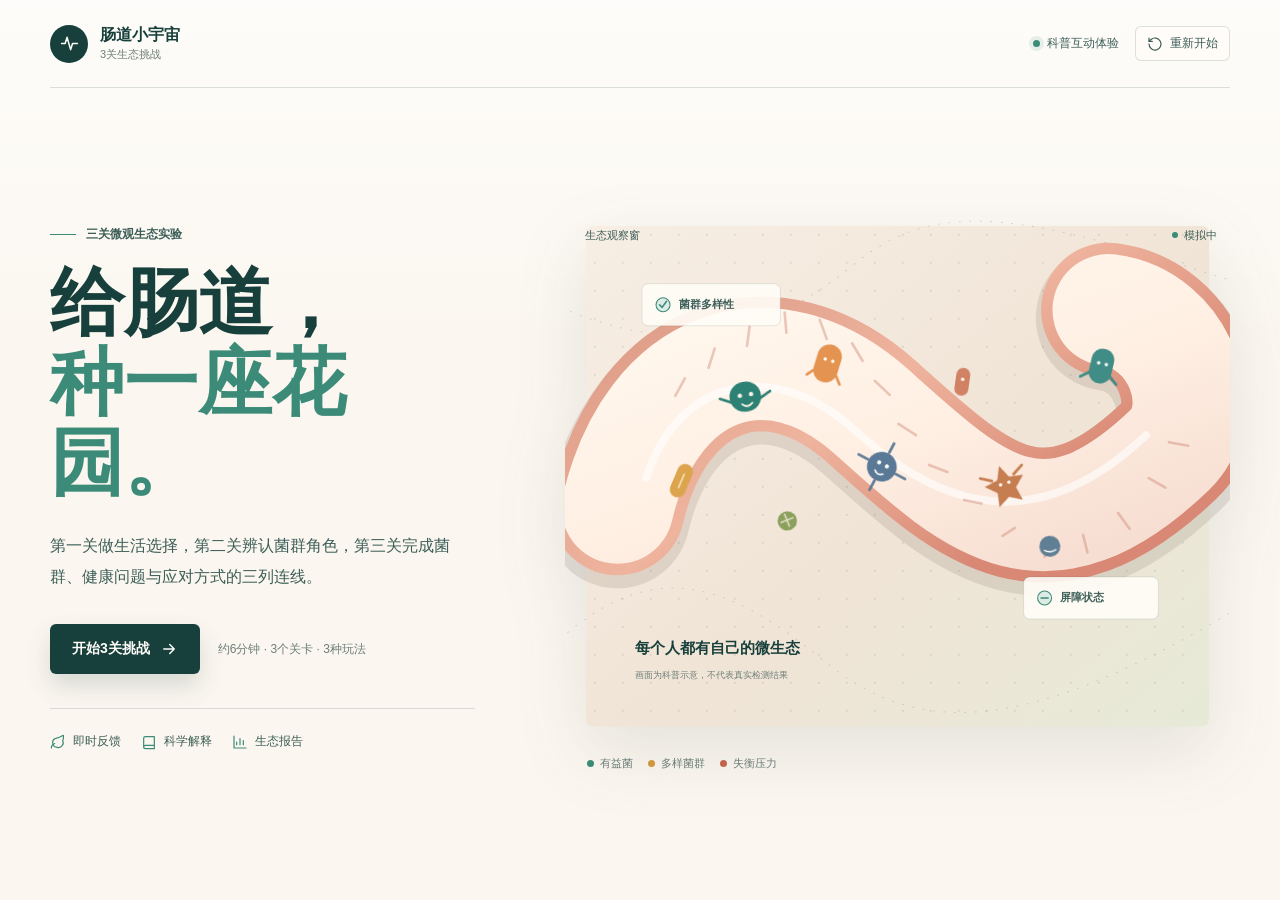
<file: index.html>
<!doctype html>
<html lang="zh-CN">
  <head>
    <meta charset="UTF-8" />
    <meta name="viewport" content="width=device-width, initial-scale=1.0" />
    <meta
      name="description"
      content="肠道小宇宙是一款三分钟肠道微生态科普小游戏。通过三个日常选择，观察菌群、膳食多样性与肠道屏障的游戏内变化。"
    />
    <meta name="theme-color" content="#173f3b" />
    <title>肠道小宇宙 · 3关生态挑战</title>
    <link rel="stylesheet" href="./styles.css" />
    <link rel="stylesheet" href="./levels.css" />
  </head>
  <body>
    <svg class="icon-library" aria-hidden="true">
      <symbol id="icon-activity" viewBox="0 0 24 24">
        <path d="M3 12h4l2.2-7 4.1 14 2.2-7H21" />
      </symbol>
      <symbol id="icon-arrow-right" viewBox="0 0 24 24">
        <path d="M5 12h14M13 6l6 6-6 6" />
      </symbol>
      <symbol id="icon-rotate" viewBox="0 0 24 24">
        <path d="M3 12a9 9 0 1 0 3-6.7L3 8" />
        <path d="M3 3v5h5" />
      </symbol>
      <symbol id="icon-leaf" viewBox="0 0 24 24">
        <path d="M11 20A7 7 0 0 1 9.8 6.1C15.5 5 18 2 20 2c0 2 1 4.5-1 8a7 7 0 0 1-8 10Z" />
        <path d="M2 21c0-3 1.9-5.4 5-6.7" />
      </symbol>
      <symbol id="icon-shield" viewBox="0 0 24 24">
        <path d="M20 13c0 5-3.5 7.5-8 9-4.5-1.5-8-4-8-9V5l8-3 8 3v8Z" />
        <path d="m9 12 2 2 4-4" />
      </symbol>
      <symbol id="icon-sparkles" viewBox="0 0 24 24">
        <path d="m12 3 1.6 5.4L19 10l-5.4 1.6L12 17l-1.6-5.4L5 10l5.4-1.6L12 3Z" />
        <path d="m19 16 .7 2.3L22 19l-2.3.7L19 22l-.7-2.3L16 19l2.3-.7L19 16Z" />
      </symbol>
      <symbol id="icon-chart" viewBox="0 0 24 24">
        <path d="M3 3v18h18" />
        <path d="M7 16v-4M12 16V7M17 16v-6" />
      </symbol>
      <symbol id="icon-utensils" viewBox="0 0 24 24">
        <path d="M5 3v7a3 3 0 0 0 6 0V3M8 3v18M19 3c-2 2-3 4-3 7v3h3v8" />
      </symbol>
      <symbol id="icon-coffee" viewBox="0 0 24 24">
        <path d="M4 8h13v6a6 6 0 0 1-6 6H10a6 6 0 0 1-6-6V8Z" />
        <path d="M17 10h2a3 3 0 0 1 0 6h-2M6 3v2M10 3v2M14 3v2" />
      </symbol>
      <symbol id="icon-moon" viewBox="0 0 24 24">
        <path d="M20 15.5A8.5 8.5 0 0 1 8.5 4 8.5 8.5 0 1 0 20 15.5Z" />
      </symbol>
      <symbol id="icon-pill" viewBox="0 0 24 24">
        <path d="m10.5 20.5-7-7a5 5 0 0 1 7-7l7 7a5 5 0 0 1-7 7Z" />
        <path d="m7 10 7 7" />
      </symbol>
      <symbol id="icon-stethoscope" viewBox="0 0 24 24">
        <path d="M5 3v5a4 4 0 0 0 8 0V3M3 3h4M11 3h4M9 12v3a5 5 0 0 0 10 0v-2" />
        <circle cx="19" cy="10" r="2" />
      </symbol>
      <symbol id="icon-book" viewBox="0 0 24 24">
        <path d="M4 19.5A2.5 2.5 0 0 1 6.5 17H20V4H6.5A2.5 2.5 0 0 0 4 6.5v13Z" />
        <path d="M4 19.5A2.5 2.5 0 0 0 6.5 22H20v-5" />
      </symbol>
      <symbol id="icon-check" viewBox="0 0 24 24">
        <path d="m5 12 4 4L19 6" />
      </symbol>
      <symbol id="icon-copy" viewBox="0 0 24 24">
        <rect x="8" y="8" width="12" height="12" rx="2" />
        <path d="M16 8V4H4v12h4" />
      </symbol>
      <symbol id="icon-info" viewBox="0 0 24 24">
        <circle cx="12" cy="12" r="9" />
        <path d="M12 11v5M12 8h.01" />
      </symbol>
    </svg>

    <div class="page-texture" aria-hidden="true"></div>

    <header class="site-header">
      <button class="brand" id="brandButton" type="button" aria-label="回到游戏开始页">
        <span class="brand-icon" aria-hidden="true">
          <svg viewBox="0 0 24 24"><use href="#icon-activity"></use></svg>
        </span>
        <span class="brand-copy">
          <strong>肠道小宇宙</strong>
          <small>3关生态挑战</small>
        </span>
      </button>
      <div class="header-actions">
        <span class="science-badge">
          <span class="science-dot" aria-hidden="true"></span>
          科普互动体验
        </span>
        <button class="text-button" id="restartButton" type="button" hidden>
          <svg viewBox="0 0 24 24" aria-hidden="true"><use href="#icon-rotate"></use></svg>
          重新开始
        </button>
      </div>
    </header>

    <main class="app-shell">
      <section class="screen start-screen is-active" id="startScreen">
        <div class="start-copy">
          <p class="eyebrow">
            <span class="eyebrow-line" aria-hidden="true"></span>
            三关微观生态实验
          </p>
          <h1>给肠道，<br /><span>种一座花园。</span></h1>
          <p class="start-lead">
            第一关做生活选择，第二关辨认菌群角色，第三关完成菌群、健康问题与应对方式的三列连线。
          </p>
          <div class="start-actions">
            <button class="primary-button" id="startButton" type="button">
              开始3关挑战
              <svg viewBox="0 0 24 24" aria-hidden="true"><use href="#icon-arrow-right"></use></svg>
            </button>
            <p class="start-meta">约6分钟 · 3个关卡 · 3种玩法</p>
          </div>
          <div class="start-facts" aria-label="游戏特色">
            <span><svg viewBox="0 0 24 24" aria-hidden="true"><use href="#icon-leaf"></use></svg>即时反馈</span>
            <span><svg viewBox="0 0 24 24" aria-hidden="true"><use href="#icon-book"></use></svg>科学解释</span>
            <span><svg viewBox="0 0 24 24" aria-hidden="true"><use href="#icon-chart"></use></svg>生态报告</span>
          </div>
        </div>

        <div class="start-visual" aria-label="插画：肠道花园中的不同微生物">
          <div class="visual-label">
            <span>生态观察窗</span>
            <span class="visual-live"><i aria-hidden="true"></i>模拟中</span>
          </div>
          <svg class="garden-art" viewBox="0 0 760 620" role="img" aria-labelledby="gardenTitle gardenDesc">
            <title id="gardenTitle">肠道微生态花园</title>
            <desc id="gardenDesc">温暖的肠道路径中生活着形状、颜色各异的微生物。</desc>
            <defs>
              <linearGradient id="gardenBg" x1="0" y1="0" x2="1" y2="1">
                <stop offset="0" stop-color="#f7eee4" />
                <stop offset=".56" stop-color="#f0e4d6" />
                <stop offset="1" stop-color="#e7ead8" />
              </linearGradient>
              <linearGradient id="gutOuter" x1="0" y1="0" x2="1" y2=".5">
                <stop offset="0" stop-color="#dd9b86" />
                <stop offset=".52" stop-color="#efb49e" />
                <stop offset="1" stop-color="#d88874" />
              </linearGradient>
              <linearGradient id="gutInner" x1="0" y1="0" x2="1" y2="1">
                <stop offset="0" stop-color="#fff8ef" />
                <stop offset=".55" stop-color="#ffefe3" />
                <stop offset="1" stop-color="#f7ded2" />
              </linearGradient>
              <pattern id="dotGrid" width="32" height="32" patternUnits="userSpaceOnUse">
                <circle cx="2" cy="2" r="1.2" fill="#264f49" opacity=".13" />
              </pattern>
            </defs>
            <rect x="24" y="24" width="712" height="572" rx="8" fill="url(#gardenBg)" />
            <rect x="24" y="24" width="712" height="572" rx="8" fill="url(#dotGrid)" />
            <path class="organic-line line-one" d="M-15 505C104 390 198 441 296 521S515 620 794 445" />
            <path class="organic-line line-two" d="M-16 112C131 180 234 147 330 68S528 10 781 93" />
            <path class="gut-shadow" d="M60 346C99 180 235 133 350 236S546 419 691 280C738 235 705 131 621 120" />
            <path class="gut-outer" d="M60 346C99 180 235 133 350 236S546 419 691 280C738 235 705 131 621 120" />
            <path class="gut-inner" d="M60 346C99 180 235 133 350 236S546 419 691 280C738 235 705 131 621 120" />
            <path class="gut-shine" d="M93 312C129 197 240 174 332 258S535 385 664 263" />
            <g class="villi" aria-hidden="true">
              <path d="m126 218 11-20M164 186l7-22M208 161l3-23M253 146l-2-23M299 153l-8-22M340 178l-12-20M371 217l-17-16M401 263l-20-13M437 305l-21-8M476 341l-20-4M514 369l-14 9M552 383l-4 19M592 377l5 20M632 352l13 18M667 312l19 11M690 271l22 4" />
            </g>
            <g class="microbe-cluster microbe-cluster-a">
              <g transform="translate(206 219) rotate(-9)">
                <path class="microbe-tail" d="M-15 5-29-2M15 5 29-2" />
                <rect x="-18" y="-17" width="36" height="34" rx="17" fill="#2d8174" />
                <circle cx="-6" cy="-2" r="2.5" fill="#f8f2e8" />
                <circle cx="7" cy="-2" r="2.5" fill="#f8f2e8" />
                <path d="M-5 8c4 4 8 4 12 0" fill="none" stroke="#f8f2e8" stroke-width="2" stroke-linecap="round" />
              </g>
              <g transform="translate(300 181) rotate(17)">
                <path d="M-10 8-19 19M11 8l9 11" class="microbe-tail" />
                <rect x="-14" y="-22" width="28" height="44" rx="14" fill="#e49350" />
                <circle cx="-4" cy="-4" r="2" fill="#fffaf0" />
                <circle cx="5" cy="-4" r="2" fill="#fffaf0" />
              </g>
              <g transform="translate(362 299) rotate(28)">
                <path class="microbe-tail" d="M-18 0h-12M18 0h12M0-18v-12M0 18v12" />
                <circle r="17" fill="#5a7996" />
                <circle cx="-5" cy="-3" r="2.3" fill="#fff" />
                <circle cx="5" cy="-3" r="2.3" fill="#fff" />
                <path d="M-5 7c3 3 7 3 10 0" fill="none" stroke="#fff" stroke-width="1.8" stroke-linecap="round" />
              </g>
              <g transform="translate(503 320) rotate(-18)">
                <path class="microbe-tail" d="M-13-9-25-16M13-9 25-16" />
                <path d="M0-23 7-8 23-5 11 6 14 22 0 14-14 22-11 6-23-5-7-8Z" fill="#c67d50" />
                <circle cx="-5" cy="-2" r="2" fill="#fffaf0" />
                <circle cx="5" cy="-2" r="2" fill="#fffaf0" />
              </g>
              <g transform="translate(613 184) rotate(13)">
                <path class="microbe-tail" d="M-11 9-21 17M11 9 21 17" />
                <rect x="-13" y="-20" width="26" height="40" rx="13" fill="#408c86" />
                <circle cx="-4" cy="-3" r="2" fill="#fff" />
                <circle cx="5" cy="-3" r="2" fill="#fff" />
              </g>
            </g>
            <g class="microbe-cluster microbe-cluster-b">
              <g transform="translate(133 315) rotate(23)">
                <rect x="-9" y="-20" width="18" height="40" rx="9" fill="#dca54d" />
                <path d="M0-9v18" stroke="#fff4d8" stroke-width="2" opacity=".7" />
              </g>
              <g transform="translate(254 361) rotate(-22)">
                <circle r="11" fill="#8ba05d" />
                <path d="M-8-1h16M0-9v16" stroke="#f7f1df" stroke-width="1.8" opacity=".8" />
              </g>
              <g transform="translate(454 202) rotate(8)">
                <rect x="-8" y="-16" width="16" height="32" rx="8" fill="#d28264" />
                <circle cx="0" cy="-3" r="2" fill="#fff9ef" />
              </g>
              <g transform="translate(554 390) rotate(-4)">
                <circle r="12" fill="#607f94" />
                <path d="M-7 4c4 3 10 3 14 0" fill="none" stroke="#fff" stroke-width="1.6" />
              </g>
            </g>
            <g class="floating-note note-one">
              <rect x="88" y="90" width="158" height="48" rx="7" />
              <circle cx="112" cy="114" r="8" />
              <path d="m108 114 3 3 5-7" />
              <text x="130" y="118">菌群多样性</text>
            </g>
            <g class="floating-note note-two">
              <rect x="524" y="425" width="154" height="48" rx="7" />
              <circle cx="548" cy="449" r="8" />
              <path d="M544 449h8" />
              <text x="566" y="453">屏障状态</text>
            </g>
            <g class="art-caption">
              <text x="80" y="512">每个人都有自己的微生态</text>
              <text x="80" y="540" class="art-caption-small">画面为科普示意，不代表真实检测结果</text>
            </g>
          </svg>
          <div class="visual-foot">
            <span><i class="legend-dot good" aria-hidden="true"></i>有益菌</span>
            <span><i class="legend-dot diverse" aria-hidden="true"></i>多样菌群</span>
            <span><i class="legend-dot risk" aria-hidden="true"></i>失衡压力</span>
          </div>
        </div>
      </section>

      <section class="screen game-screen" id="gameScreen" hidden>
        <div class="run-header">
          <div>
            <p class="eyebrow" id="dayKicker">DAY 01 · 早餐</p>
            <h1>今天，肠道花园会怎样回应？</h1>
          </div>
          <div class="run-progress">
            <div class="progress-copy">
              <span>生态观察进度</span>
              <strong id="progressLabel">1 / 3</strong>
            </div>
            <div class="progress-track" aria-hidden="true">
              <span id="progressBar"></span>
            </div>
          </div>
        </div>

        <div class="level-strip" data-level-strip aria-label="关卡进度"></div>

        <div class="metric-strip" aria-label="游戏内肠道生态指标">
          <article class="metric-card metric-good" data-metric="good">
            <div class="metric-heading">
              <span class="metric-icon"><svg viewBox="0 0 24 24" aria-hidden="true"><use href="#icon-leaf"></use></svg></span>
              <span>有益菌活跃</span>
            </div>
            <div class="metric-number"><strong data-value>62</strong><span>/100</span></div>
            <div class="metric-track" role="progressbar" aria-label="有益菌活跃" aria-valuemin="0" aria-valuemax="100" aria-valuenow="62">
              <span class="metric-fill"></span>
            </div>
            <p class="metric-note" data-note>正在建立稳定群落</p>
          </article>
          <article class="metric-card metric-diversity" data-metric="diversity">
            <div class="metric-heading">
              <span class="metric-icon"><svg viewBox="0 0 24 24" aria-hidden="true"><use href="#icon-sparkles"></use></svg></span>
              <span>菌群多样性</span>
            </div>
            <div class="metric-number"><strong data-value>54</strong><span>/100</span></div>
            <div class="metric-track" role="progressbar" aria-label="菌群多样性" aria-valuemin="0" aria-valuemax="100" aria-valuenow="54">
              <span class="metric-fill"></span>
            </div>
            <p class="metric-note" data-note>还可以更丰富</p>
          </article>
          <article class="metric-card metric-barrier" data-metric="barrier">
            <div class="metric-heading">
              <span class="metric-icon"><svg viewBox="0 0 24 24" aria-hidden="true"><use href="#icon-shield"></use></svg></span>
              <span>肠道屏障</span>
            </div>
            <div class="metric-number"><strong data-value>60</strong><span>/100</span></div>
            <div class="metric-track" role="progressbar" aria-label="肠道屏障" aria-valuemin="0" aria-valuemax="100" aria-valuenow="60">
              <span class="metric-fill"></span>
            </div>
            <p class="metric-note" data-note>状态平稳</p>
          </article>
          <article class="metric-card metric-risk" data-metric="stress">
            <div class="metric-heading">
              <span class="metric-icon"><svg viewBox="0 0 24 24" aria-hidden="true"><use href="#icon-activity"></use></svg></span>
              <span>失衡压力</span>
            </div>
            <div class="metric-number"><strong data-value>38</strong><span>/100</span></div>
            <div class="metric-track" role="progressbar" aria-label="失衡压力，数值越低越好" aria-valuemin="0" aria-valuemax="100" aria-valuenow="38">
              <span class="metric-fill"></span>
            </div>
            <p class="metric-note" data-note>压力较低</p>
          </article>
        </div>

        <div class="play-layout">
          <section class="eco-panel" aria-labelledby="ecoHeading">
            <div class="panel-heading">
              <div>
                <p class="panel-kicker">ECOSYSTEM VIEW</p>
                <h2 id="ecoHeading">菌群花园</h2>
              </div>
              <span class="live-tag"><i aria-hidden="true"></i>实时变化</span>
            </div>
            <div class="eco-canvas">
              <svg id="ecoVisual" viewBox="0 0 700 400" role="img" aria-labelledby="ecoVisualTitle">
                <title id="ecoVisualTitle">动态肠道微生态示意图</title>
                <defs>
                  <linearGradient id="ecoGutOuter" x1="0" y1="0" x2="1" y2="1">
                    <stop offset="0" stop-color="#dfa08b" />
                    <stop offset=".5" stop-color="#f0b39d" />
                    <stop offset="1" stop-color="#d78975" />
                  </linearGradient>
                  <linearGradient id="ecoGutInner" x1="0" y1="0" x2="1" y2="1">
                    <stop offset="0" stop-color="#fffaef" />
                    <stop offset=".62" stop-color="#fff1e4" />
                    <stop offset="1" stop-color="#f8dfd1" />
                  </linearGradient>
                  <pattern id="ecoDots" width="28" height="28" patternUnits="userSpaceOnUse">
                    <circle cx="2" cy="2" r="1" fill="#294f49" opacity=".13" />
                  </pattern>
                </defs>
                <rect width="700" height="400" rx="6" fill="#f5ede3" />
                <rect width="700" height="400" rx="6" fill="url(#ecoDots)" />
                <path class="eco-wash" d="M-20 350C110 278 194 336 282 388S505 449 722 321" />
                <path
                  class="eco-gut-shadow"
                  d="M48 235C94 112 207 92 311 172S475 335 611 246C663 213 651 114 572 104"
                />
                <path
                  class="eco-gut-outer"
                  d="M48 235C94 112 207 92 311 172S475 335 611 246C663 213 651 114 572 104"
                />
                <path
                  class="eco-gut-inner"
                  d="M48 235C94 112 207 92 311 172S475 335 611 246C663 213 651 114 572 104"
                />
                <path
                  class="eco-gut-highlight"
                  d="M80 210C119 133 222 119 297 182S444 307 579 231"
                />
                <g id="barrierLayer" class="barrier-layer" aria-hidden="true"></g>
                <g id="goodMicrobeLayer" class="microbe-layer good-layer" aria-hidden="true"></g>
                <g id="diverseMicrobeLayer" class="microbe-layer diverse-layer" aria-hidden="true"></g>
                <g id="riskMicrobeLayer" class="microbe-layer risk-layer" aria-hidden="true"></g>
              </svg>
            </div>
            <div class="eco-footer">
              <div class="eco-status">
                <span class="eco-status-icon"><svg viewBox="0 0 24 24" aria-hidden="true"><use href="#icon-sparkles"></use></svg></span>
                <div>
                  <span>游戏内生态状态</span>
                  <strong id="ecoStatus">群落正在适应今天的选择</strong>
                </div>
              </div>
              <p>画面为科普比喻，不代表真实菌群检测。</p>
            </div>
          </section>

          <section class="scenario-panel" aria-labelledby="scenarioTitle">
            <div class="scenario-copy">
              <div class="scenario-kicker">
                <span id="scenarioNumber">01</span>
                <span id="scenarioTag">早餐选择</span>
              </div>
              <h2 id="scenarioTitle">赶时间的早晨</h2>
              <p id="scenarioNarrative">
                早高峰只剩十分钟。你路过早餐店，准备给肠道花园“投喂”今天的第一餐。
              </p>
              <p class="scenario-question" id="scenarioQuestion">今天的第一口，你会怎么选？</p>
            </div>

            <div class="choice-list" id="choiceList" aria-label="今日选择"></div>

            <div class="feedback-panel" id="feedbackPanel" hidden>
              <div class="feedback-heading">
                <span class="feedback-icon">
                  <svg viewBox="0 0 24 24" aria-hidden="true"><use href="#icon-book"></use></svg>
                </span>
                <div>
                  <p>肠道小知识</p>
                  <h3 id="feedbackTitle"></h3>
                </div>
              </div>
              <p class="feedback-body" id="feedbackBody"></p>
              <div class="effect-list" id="effectList" aria-label="本日指标变化"></div>
              <div class="science-footnote" id="scienceFootnote"></div>
              <button class="primary-button next-button" id="nextButton" type="button">
                <span id="nextButtonText">进入第2天</span>
                <svg viewBox="0 0 24 24" aria-hidden="true"><use href="#icon-arrow-right"></use></svg>
              </button>
            </div>
          </section>
        </div>
      </section>

      <section class="screen challenge-screen" id="classificationScreen" hidden>
        <div class="run-header">
          <div>
            <p class="eyebrow">第二关 · 菌群分类</p>
            <h1>它们，真的只有“好”和“坏”吗？</h1>
          </div>
          <div class="run-progress">
            <div class="progress-copy">
              <span>分类挑战进度</span>
              <strong id="classProgressLabel">1 / 5</strong>
            </div>
            <div class="progress-track" aria-hidden="true">
              <span id="classProgressBar"></span>
            </div>
          </div>
        </div>

        <div class="challenge-layout">
          <aside class="challenge-guide" aria-labelledby="classGuideTitle">
            <p class="panel-kicker">HOW TO THINK</p>
            <h2 id="classGuideTitle">先别急着贴标签</h2>
            <p>
              同一种微生物的作用，会受到菌株、数量、所在位置和人体状态影响。这里的三个分类是游戏化简化，不是医学检验结果。
            </p>
            <p class="guide-note">
              答题后都会给出解释。重点是理解菌株、数量、位置与人体状态带来的差异，而不是记住绝对好坏。
            </p>
          </aside>

          <section class="class-game-panel" aria-labelledby="classMicrobeName">
            <div class="microbe-card">
              <div class="microbe-portrait" id="microbePortrait" aria-hidden="true">
                <svg viewBox="0 0 220 150">
                  <path class="portrait-line" d="M10 120C50 70 82 105 111 52S170 24 210 61" />
                  <g transform="translate(110 74)">
                    <path class="portrait-tail" d="M-38 5h-25M38 5h25M0-37v-18M0 44v16" />
                    <circle r="36" />
                    <circle cx="-12" cy="-5" r="4.5" fill="#fffaf0" />
                    <circle cx="12" cy="-5" r="4.5" fill="#fffaf0" />
                    <path class="portrait-smile" d="M-11 14c7 7 15 7 22 0" />
                  </g>
                </svg>
              </div>
              <p class="card-counter" id="classificationCounter">菌群卡 01</p>
              <h2 id="classMicrobeName">双歧杆菌</h2>
              <p class="microbe-latin" id="classMicrobeLatin">Bifidobacterium</p>
              <p class="microbe-hint" id="classMicrobeHint"></p>
            </div>

            <div class="class-options" id="classOptions" aria-label="选择菌群分类">
              <button class="class-option option-beneficial" type="button" data-category="beneficial">
                <strong>有益 / 互助型</strong>
              </button>
              <button class="class-option option-neutral" type="button" data-category="neutral">
                <strong>中性 / 情境相关</strong>
              </button>
              <button class="class-option option-risk" type="button" data-category="risk">
                <strong>需警惕 / 机会型</strong>
              </button>
            </div>

            <div class="challenge-feedback" id="classFeedback" hidden>
              <div class="feedback-verdict">
                <span id="classVerdict">回答正确</span>
                <strong id="classAnswerLabel"></strong>
              </div>
              <h3 id="classFeedbackTitle"></h3>
              <p id="classFeedbackBody"></p>
              <div class="knowledge-note" id="classKnowledgeNote"></div>
              <button class="primary-button challenge-next" id="classNextButton" type="button">
                <span id="classNextText">下一张菌群卡</span>
                <svg viewBox="0 0 24 24" aria-hidden="true"><use href="#icon-arrow-right"></use></svg>
              </button>
            </div>
          </section>
        </div>
      </section>

      <section class="screen challenge-screen" id="matchingScreen" hidden>
        <div class="run-header">
          <div>
            <p class="eyebrow">第三关 · 三列连线</p>
            <h1>把菌群、健康问题与合理应对连起来</h1>
          </div>
          <div class="run-progress">
            <div class="progress-copy">
              <span>已连对</span>
              <strong id="matchingProgressLabel">0 / 3</strong>
            </div>
            <div class="progress-track" aria-hidden="true">
              <span id="matchingProgressBar"></span>
            </div>
          </div>
        </div>

        <section class="matching-panel" aria-labelledby="matchingBoardTitle">
          <div class="matching-head">
            <div>
              <p class="panel-kicker">EVIDENCE MATCH</p>
              <h2 id="matchingBoardTitle">选择三张卡，组成一条有证据的连线</h2>
            </div>
            <p>这些配对只覆盖有明确临床关联的简化情境，不代表所有菌群与疾病都存在一对一关系。</p>
          </div>

          <div class="matching-board" id="matchingBoard">
            <svg class="matching-lines" id="matchingLines" aria-hidden="true"></svg>
            <div class="matching-column">
              <h3>菌群 / 微生物</h3>
              <div class="match-stack" id="matchMicrobes"></div>
            </div>
            <div class="matching-column">
              <h3>健康问题</h3>
              <div class="match-stack" id="matchConditions"></div>
            </div>
            <div class="matching-column">
              <h3>合理应对</h3>
              <div class="match-stack" id="matchTreatments"></div>
            </div>
          </div>

          <div class="matching-actions">
            <p id="matchingInstruction">从每一列各选一张卡，然后检查它们是否属于同一组。</p>
            <button class="primary-button" id="checkMatchingButton" type="button" disabled>
              检查连线
              <svg viewBox="0 0 24 24" aria-hidden="true"><use href="#icon-arrow-right"></use></svg>
            </button>
          </div>

          <div class="challenge-feedback matching-feedback" id="matchingFeedback" hidden>
            <div class="feedback-verdict">
              <span id="matchingVerdict">连线正确</span>
              <strong id="matchingAnswerLabel"></strong>
            </div>
            <h3 id="matchingFeedbackTitle"></h3>
            <p id="matchingFeedbackBody"></p>
            <div class="knowledge-note" id="matchingKnowledgeNote"></div>
            <button class="primary-button challenge-next" id="matchingNextButton" type="button">
              <span id="matchingNextText">继续下一组</span>
              <svg viewBox="0 0 24 24" aria-hidden="true"><use href="#icon-arrow-right"></use></svg>
            </button>
          </div>
        </section>
      </section>

      <section class="screen level-screen" id="levelScreen" hidden>
        <div class="level-complete">
          <div class="level-complete-mark" aria-hidden="true">
            <svg viewBox="0 0 24 24"><use href="#icon-sparkles"></use></svg>
          </div>
          <p class="eyebrow">
            <span class="eyebrow-line" aria-hidden="true"></span>
            <span id="levelCompleteKicker">第一关完成</span>
          </p>
          <h1 id="levelCompleteTitle">日常选择</h1>
          <p class="level-complete-lead" id="levelCompleteSummary"></p>
          <div class="level-stat-row" id="levelStatRow" aria-label="本关结束时的生态指标"></div>
          <div class="level-unlock">
            <span>下一关</span>
            <strong id="nextLevelName">吃出多样性</strong>
          </div>
          <button class="primary-button" id="continueLevelButton" type="button">
            <span id="continueLevelText">进入第二关</span>
            <svg viewBox="0 0 24 24" aria-hidden="true"><use href="#icon-arrow-right"></use></svg>
          </button>
        </div>
      </section>

      <section class="screen result-screen" id="resultScreen" hidden>
        <div class="result-head">
          <div class="result-copy">
            <p class="eyebrow">
              <span class="eyebrow-line" aria-hidden="true"></span>
              三关微生态观察报告
            </p>
            <h1 id="resultTitle">恢复中的花园</h1>
            <p id="resultSummary"></p>
            <div class="result-actions">
              <button class="primary-button" id="playAgainButton" type="button">
                再玩一次
                <svg viewBox="0 0 24 24" aria-hidden="true"><use href="#icon-rotate"></use></svg>
              </button>
              <button class="secondary-button" id="copyButton" type="button">
                <svg viewBox="0 0 24 24" aria-hidden="true"><use href="#icon-copy"></use></svg>
                复制报告
              </button>
            </div>
          </div>
          <div class="score-display" aria-label="游戏内综合得分">
            <svg viewBox="0 0 140 140" aria-hidden="true">
              <circle class="score-track" cx="70" cy="70" r="56" />
              <circle class="score-progress" id="scoreRing" cx="70" cy="70" r="56" />
            </svg>
            <div class="score-value">
              <strong id="scoreValue">68</strong>
              <span>游戏内综合得分</span>
            </div>
          </div>
        </div>

        <div class="result-grid">
          <section class="report-panel" aria-labelledby="metricsReportTitle">
            <div class="panel-heading">
              <div>
                <p class="panel-kicker">ECOSYSTEM TRACE</p>
                <h2 id="metricsReportTitle">生态轨迹</h2>
              </div>
              <span class="best-score" id="bestScore"></span>
            </div>
            <div class="report-metrics" id="reportMetrics"></div>
            <div class="knowledge-summary" id="knowledgeSummary"></div>
            <div class="history-list" id="historyList" aria-label="九日选择记录"></div>
          </section>

          <section class="report-panel report-tips" aria-labelledby="tipsTitle">
            <div class="panel-heading">
              <div>
                <p class="panel-kicker">NEXT SMALL STEP</p>
                <h2 id="tipsTitle">下一步小行动</h2>
              </div>
              <span class="tip-mark" aria-hidden="true">
                <svg viewBox="0 0 24 24"><use href="#icon-leaf"></use></svg>
              </span>
            </div>
            <ul id="tipList"></ul>
            <div class="report-note">
              <svg viewBox="0 0 24 24" aria-hidden="true"><use href="#icon-info"></use></svg>
              <p>游戏内分数只用于呈现选择带来的变化，不是健康评估或疾病风险判断。</p>
            </div>
            <details class="source-details">
              <summary>
                <svg viewBox="0 0 24 24" aria-hidden="true"><use href="#icon-book"></use></svg>
                科学依据与说明
              </summary>
              <p>
                内容参考《中国居民膳食指南（2022）》、世界卫生组织抗菌药物耐药科普以及国际益生菌与益生元科学协会（ISAPP）关于益生菌的共识。游戏对复杂研究进行了简化，不能替代医生建议。
              </p>
            </details>
          </section>
        </div>

        <p class="disclaimer">
          本游戏仅用于健康科普，不提供诊断或治疗建议。持续不适、发热或症状加重时，请及时就医。
        </p>
      </section>
    </main>

    <div class="toast" id="toast" role="status" aria-live="polite"></div>
    <script src="./game.js"></script>
  </body>
</html>
</file>
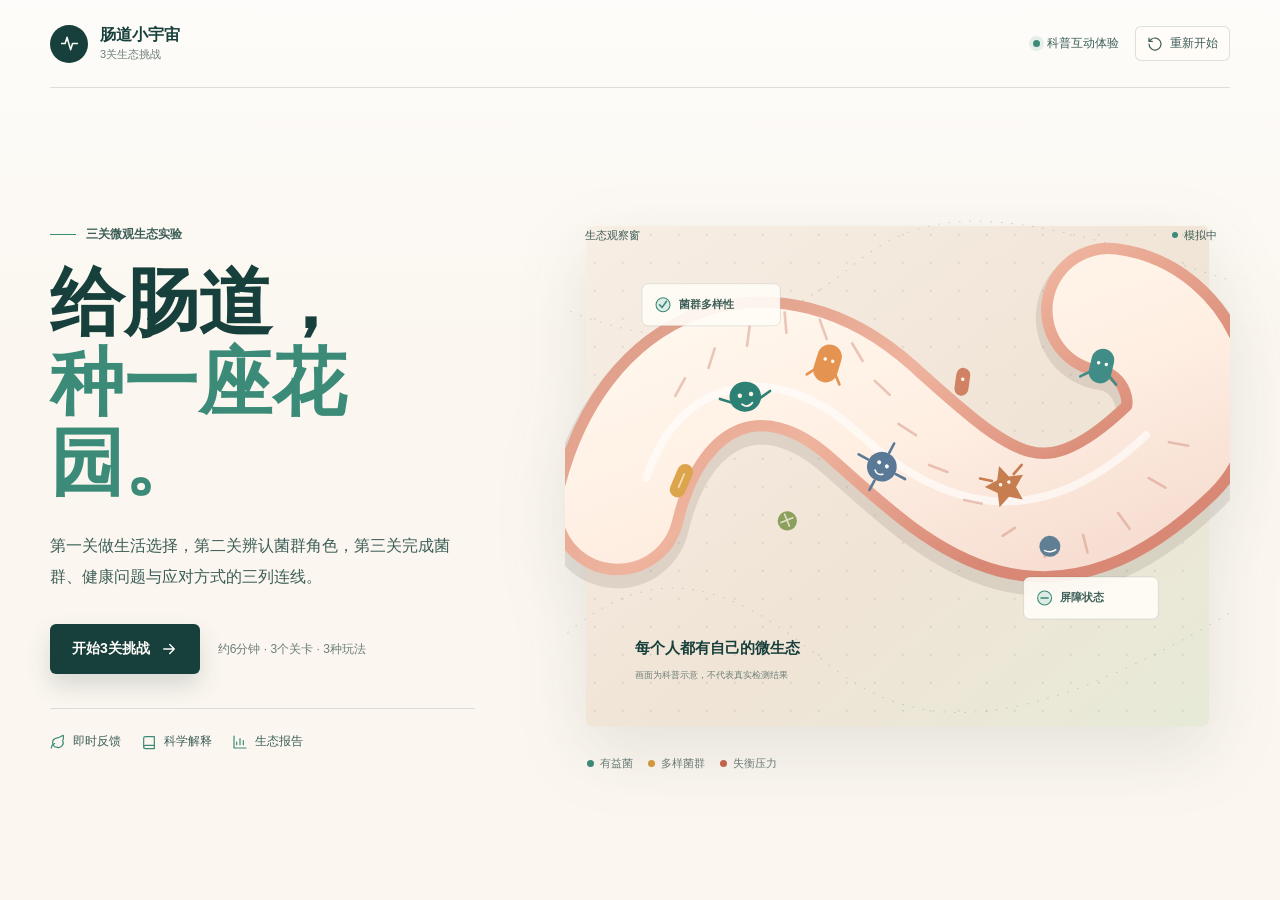
<file: standalone.html>
<!doctype html>
<html lang="zh-CN">
  <head>
    <meta charset="UTF-8" />
    <meta name="viewport" content="width=device-width, initial-scale=1.0" />
    <meta
      name="description"
      content="肠道小宇宙是一款三分钟肠道微生态科普小游戏。通过三个日常选择，观察菌群、膳食多样性与肠道屏障的游戏内变化。"
    />
    <meta name="theme-color" content="#173f3b" />
    <title>肠道小宇宙 · 3关生态挑战</title>
    <style>
:root {
  --ink: #173f3b;
  --ink-soft: #3d5e58;
  --ink-muted: #6d7e78;
  --paper: #fbf7f0;
  --cream: #f2eadf;
  --cream-deep: #e8dccc;
  --white: #fffdf8;
  --mint: #3c8b78;
  --mint-soft: #dcebe3;
  --teal: #2f6e72;
  --sky: #597e96;
  --amber: #d79b3e;
  --amber-soft: #f4e6c8;
  --coral: #c7654d;
  --coral-soft: #f5ddd5;
  --line: rgba(23, 63, 59, 0.15);
  --shadow: 0 18px 50px rgba(40, 60, 53, 0.09);
  --font-sans: "PingFang SC", "Hiragino Sans GB", "Microsoft YaHei", "Noto Sans CJK SC", sans-serif;
  --font-serif: "Songti SC", "STSong", "Noto Serif CJK SC", Georgia, serif;
}

* {
  box-sizing: border-box;
}

html {
  min-width: 320px;
  background: var(--paper);
  scroll-behavior: smooth;
}

body {
  min-width: 320px;
  min-height: 100vh;
  margin: 0;
  color: var(--ink);
  background:
    linear-gradient(180deg, rgba(255, 255, 255, 0.66), transparent 38%),
    var(--paper);
  font-family: var(--font-sans);
  -webkit-font-smoothing: antialiased;
}

button,
summary {
  font: inherit;
}

button {
  color: inherit;
}

button:focus-visible,
summary:focus-visible {
  outline: 3px solid rgba(47, 110, 114, 0.35);
  outline-offset: 3px;
}

svg {
  display: block;
}

.icon-library {
  position: absolute;
  width: 0;
  height: 0;
  overflow: hidden;
}

.page-texture {
  position: fixed;
  inset: 0;
  z-index: -1;
  pointer-events: none;
  background-image: radial-gradient(rgba(23, 63, 59, 0.16) 0.6px, transparent 0.6px);
  background-size: 18px 18px;
  opacity: 0.34;
  mask-image: linear-gradient(to bottom, #000, transparent 76%);
}

.site-header {
  display: flex;
  align-items: center;
  justify-content: space-between;
  width: min(1180px, calc(100% - 48px));
  min-height: 88px;
  margin: 0 auto;
  border-bottom: 1px solid var(--line);
}

.brand {
  display: inline-flex;
  align-items: center;
  gap: 12px;
  padding: 0;
  border: 0;
  background: transparent;
  cursor: pointer;
  text-align: left;
}

.brand-icon {
  display: grid;
  width: 38px;
  height: 38px;
  place-items: center;
  border-radius: 50%;
  color: var(--white);
  background: var(--ink);
}

.brand-icon svg {
  width: 21px;
  height: 21px;
  fill: none;
  stroke: currentColor;
  stroke-width: 1.8;
  stroke-linecap: round;
  stroke-linejoin: round;
}

.brand-copy {
  display: flex;
  flex-direction: column;
  gap: 1px;
}

.brand-copy strong {
  font-size: 16px;
  font-weight: 750;
}

.brand-copy small {
  color: var(--ink-muted);
  font-size: 11px;
}

.header-actions {
  display: flex;
  align-items: center;
  gap: 16px;
}

.science-badge {
  display: inline-flex;
  align-items: center;
  gap: 7px;
  color: var(--ink-soft);
  font-size: 12px;
}

.science-dot {
  width: 7px;
  height: 7px;
  border-radius: 50%;
  background: var(--mint);
  box-shadow: 0 0 0 4px rgba(60, 139, 120, 0.12);
}

.text-button,
.secondary-button {
  display: inline-flex;
  align-items: center;
  justify-content: center;
  gap: 7px;
  border: 1px solid var(--line);
  background: rgba(255, 253, 248, 0.72);
  cursor: pointer;
}

.text-button {
  padding: 8px 11px;
  border-radius: 6px;
  color: var(--ink-soft);
  font-size: 12px;
}

.text-button svg,
.secondary-button svg {
  width: 16px;
  height: 16px;
  fill: none;
  stroke: currentColor;
  stroke-width: 1.8;
  stroke-linecap: round;
  stroke-linejoin: round;
}

.text-button:hover,
.secondary-button:hover {
  border-color: rgba(23, 63, 59, 0.3);
  background: var(--white);
}

.app-shell {
  width: min(1180px, calc(100% - 48px));
  margin: 0 auto;
}

.screen {
  display: none;
}

.screen.is-active {
  display: block;
  animation: screen-in 0.48s ease both;
}

.start-screen {
  min-height: calc(100vh - 88px);
  grid-template-columns: minmax(340px, 0.78fr) minmax(480px, 1.22fr);
  align-items: center;
  gap: clamp(42px, 7vw, 92px);
  padding: 54px 0 66px;
}

.start-screen.is-active {
  display: grid;
}

.start-copy {
  max-width: 500px;
}

.eyebrow {
  display: flex;
  align-items: center;
  gap: 10px;
  margin: 0 0 20px;
  color: var(--ink-soft);
  font-size: 12px;
  font-weight: 650;
}

.eyebrow-line {
  width: 26px;
  height: 1px;
  background: var(--mint);
}

.start-copy h1 {
  margin: 0;
  font-family: var(--font-serif);
  font-size: clamp(48px, 5.8vw, 78px);
  font-weight: 650;
  line-height: 1.08;
}

.start-copy h1 span {
  color: var(--mint);
}

.start-lead {
  max-width: 430px;
  margin: 28px 0 0;
  color: var(--ink-soft);
  font-size: 16px;
  line-height: 1.9;
}

.start-actions {
  display: flex;
  align-items: center;
  gap: 18px;
  margin-top: 32px;
}

.primary-button {
  display: inline-flex;
  min-height: 50px;
  align-items: center;
  justify-content: center;
  gap: 10px;
  padding: 0 22px;
  border: 0;
  border-radius: 6px;
  color: var(--white);
  background: var(--ink);
  box-shadow: 0 12px 24px rgba(23, 63, 59, 0.16);
  cursor: pointer;
  font-size: 14px;
  font-weight: 700;
  transition:
    transform 180ms ease,
    background 180ms ease,
    box-shadow 180ms ease;
}

.primary-button:hover {
  background: #20554f;
  box-shadow: 0 15px 28px rgba(23, 63, 59, 0.22);
  transform: translateY(-2px);
}

.primary-button:active {
  transform: translateY(0);
}

.primary-button svg {
  width: 18px;
  height: 18px;
  fill: none;
  stroke: currentColor;
  stroke-width: 1.9;
  stroke-linecap: round;
  stroke-linejoin: round;
}

.start-meta {
  margin: 0;
  color: var(--ink-muted);
  font-size: 12px;
  line-height: 1.6;
}

.start-facts {
  display: flex;
  flex-wrap: wrap;
  gap: 12px 20px;
  margin-top: 34px;
  padding-top: 24px;
  border-top: 1px solid var(--line);
}

.start-facts span {
  display: inline-flex;
  align-items: center;
  gap: 7px;
  color: var(--ink-soft);
  font-size: 12px;
}

.start-facts svg {
  width: 16px;
  height: 16px;
  fill: none;
  stroke: var(--mint);
  stroke-width: 1.8;
  stroke-linecap: round;
  stroke-linejoin: round;
}

.start-visual {
  position: relative;
  min-width: 0;
}

.garden-art {
  width: 100%;
  height: auto;
  filter: drop-shadow(0 24px 34px rgba(68, 75, 64, 0.12));
}

.visual-label {
  position: absolute;
  z-index: 2;
  top: 4%;
  right: 2%;
  left: 3%;
  display: flex;
  justify-content: space-between;
  color: var(--ink-soft);
  font-size: 11px;
  pointer-events: none;
}

.visual-live {
  display: inline-flex;
  align-items: center;
  gap: 6px;
}

.visual-live i,
.live-tag i {
  display: inline-block;
  width: 6px;
  height: 6px;
  border-radius: 50%;
  background: var(--mint);
  animation: live-pulse 1.8s ease-in-out infinite;
}

.organic-line {
  fill: none;
  stroke: rgba(61, 94, 88, 0.2);
  stroke-width: 1.2;
  stroke-dasharray: 2 10;
}

.gut-shadow {
  fill: none;
  stroke: rgba(75, 62, 54, 0.12);
  stroke-width: 166;
  stroke-linecap: round;
  transform: translateY(9px);
}

.gut-outer {
  fill: none;
  stroke: url("#gutOuter");
  stroke-width: 154;
  stroke-linecap: round;
}

.gut-inner {
  fill: none;
  stroke: url("#gutInner");
  stroke-width: 128;
  stroke-linecap: round;
}

.gut-shine {
  fill: none;
  stroke: rgba(255, 255, 255, 0.62);
  stroke-width: 9;
  stroke-linecap: round;
}

.villi path {
  fill: none;
  stroke: rgba(201, 121, 101, 0.38);
  stroke-width: 3;
  stroke-linecap: round;
}

.microbe-tail {
  fill: none;
  stroke: currentColor;
  stroke-width: 3;
  stroke-linecap: round;
}

.microbe-cluster-a g {
  color: #2d8174;
  animation: microbe-drift 5.5s ease-in-out infinite;
}

.microbe-cluster-a g:nth-child(2) {
  color: #e49350;
  animation-delay: -1.1s;
}

.microbe-cluster-a g:nth-child(3) {
  color: #5a7996;
  animation-delay: -2.4s;
}

.microbe-cluster-a g:nth-child(4) {
  color: #c67d50;
  animation-delay: -3.6s;
}

.microbe-cluster-a g:nth-child(5) {
  color: #408c86;
  animation-delay: -4.8s;
}

.microbe-cluster-b g {
  animation: microbe-drift 6.3s ease-in-out infinite reverse;
}

.microbe-cluster-b g:nth-child(2) {
  animation-delay: -2s;
}

.microbe-cluster-b g:nth-child(3) {
  animation-delay: -3.2s;
}

.microbe-cluster-b g:nth-child(4) {
  animation-delay: -4.4s;
}

.floating-note rect {
  fill: rgba(255, 253, 248, 0.9);
  stroke: rgba(23, 63, 59, 0.13);
}

.floating-note circle {
  fill: var(--mint-soft);
  stroke: var(--mint);
  stroke-width: 1.2;
}

.floating-note path {
  fill: none;
  stroke: var(--mint);
  stroke-width: 1.8;
  stroke-linecap: round;
  stroke-linejoin: round;
}

.floating-note text {
  fill: var(--ink-soft);
  font-family: var(--font-sans);
  font-size: 12px;
  font-weight: 650;
}

.note-one {
  animation: note-float 4.8s ease-in-out infinite;
}

.note-two {
  animation: note-float 5.4s ease-in-out -2.1s infinite reverse;
}

.art-caption text {
  fill: var(--ink);
  font-family: var(--font-serif);
  font-size: 17px;
  font-weight: 650;
}

.art-caption .art-caption-small {
  fill: var(--ink-muted);
  font-family: var(--font-sans);
  font-size: 10px;
  font-weight: 400;
}

.visual-foot {
  display: flex;
  flex-wrap: wrap;
  gap: 15px;
  margin: 8px 22px 0;
  color: var(--ink-muted);
  font-size: 11px;
}

.visual-foot span {
  display: inline-flex;
  align-items: center;
  gap: 6px;
}

.legend-dot {
  width: 7px;
  height: 7px;
  border-radius: 50%;
}

.legend-dot.good {
  background: var(--mint);
}

.legend-dot.diverse {
  background: var(--amber);
}

.legend-dot.risk {
  background: var(--coral);
}

.game-screen {
  padding: 38px 0 56px;
}

.run-header {
  display: flex;
  align-items: flex-end;
  justify-content: space-between;
  gap: 34px;
  margin-bottom: 26px;
}

.run-header .eyebrow {
  margin-bottom: 10px;
}

.run-header h1 {
  margin: 0;
  font-family: var(--font-serif);
  font-size: clamp(30px, 3.7vw, 45px);
  font-weight: 650;
  line-height: 1.25;
}

.run-progress {
  width: min(310px, 36%);
  padding-bottom: 4px;
}

.progress-copy {
  display: flex;
  align-items: center;
  justify-content: space-between;
  margin-bottom: 9px;
  color: var(--ink-muted);
  font-size: 11px;
}

.progress-copy strong {
  color: var(--ink);
  font-size: 12px;
}

.progress-track {
  height: 4px;
  overflow: hidden;
  border-radius: 2px;
  background: rgba(23, 63, 59, 0.1);
}

.progress-track span {
  display: block;
  width: 33.333%;
  height: 100%;
  border-radius: inherit;
  background: var(--mint);
  transition: width 420ms ease;
}

.metric-strip {
  display: grid;
  grid-template-columns: repeat(4, minmax(0, 1fr));
  gap: 10px;
  margin-bottom: 16px;
}

.metric-card {
  position: relative;
  min-width: 0;
  padding: 15px 16px 14px;
  overflow: hidden;
  border: 1px solid var(--line);
  border-radius: 7px;
  background: rgba(255, 253, 248, 0.78);
}

.metric-card::before {
  position: absolute;
  top: 0;
  right: 0;
  left: 0;
  height: 2px;
  content: "";
  background: var(--metric-color);
  opacity: 0.8;
}

.metric-good {
  --metric-color: var(--mint);
}

.metric-diversity {
  --metric-color: var(--amber);
}

.metric-barrier {
  --metric-color: var(--sky);
}

.metric-risk {
  --metric-color: var(--coral);
}

.metric-heading {
  display: flex;
  align-items: center;
  gap: 7px;
  color: var(--ink-soft);
  font-size: 11px;
  font-weight: 650;
}

.metric-icon {
  display: grid;
  width: 23px;
  height: 23px;
  place-items: center;
  border-radius: 50%;
  color: var(--metric-color);
  background: color-mix(in srgb, var(--metric-color) 12%, transparent);
}

.metric-icon svg {
  width: 13px;
  height: 13px;
  fill: none;
  stroke: currentColor;
  stroke-width: 1.9;
  stroke-linecap: round;
  stroke-linejoin: round;
}

.metric-number {
  display: flex;
  align-items: baseline;
  gap: 3px;
  margin-top: 10px;
}

.metric-number strong {
  font-family: var(--font-serif);
  font-size: 27px;
  font-weight: 650;
  line-height: 1;
}

.metric-number span {
  color: var(--ink-muted);
  font-size: 10px;
}

.metric-track {
  height: 4px;
  margin-top: 10px;
  overflow: hidden;
  border-radius: 2px;
  background: rgba(23, 63, 59, 0.08);
}

.metric-fill {
  display: block;
  width: 0;
  height: 100%;
  border-radius: inherit;
  background: var(--metric-color);
  transition: width 650ms cubic-bezier(0.22, 1, 0.36, 1);
}

.metric-note {
  margin: 9px 0 0;
  overflow: hidden;
  color: var(--ink-muted);
  font-size: 10px;
  text-overflow: ellipsis;
  white-space: nowrap;
}

.metric-card.is-changing {
  animation: metric-flash 620ms ease;
}

.play-layout {
  display: grid;
  grid-template-columns: minmax(0, 1.1fr) minmax(380px, 0.9fr);
  gap: 16px;
  align-items: stretch;
}

.eco-panel,
.scenario-panel,
.report-panel {
  min-width: 0;
  border: 1px solid var(--line);
  border-radius: 8px;
  background: rgba(255, 253, 248, 0.78);
}

.eco-panel {
  display: flex;
  min-height: 634px;
  flex-direction: column;
  padding: 22px;
}

.panel-heading {
  display: flex;
  align-items: flex-start;
  justify-content: space-between;
  gap: 20px;
}

.panel-kicker {
  margin: 0 0 5px;
  color: var(--ink-muted);
  font-size: 9px;
  font-weight: 700;
}

.panel-heading h2 {
  margin: 0;
  font-family: var(--font-serif);
  font-size: 23px;
  font-weight: 650;
}

.live-tag {
  display: inline-flex;
  align-items: center;
  gap: 6px;
  padding: 6px 9px;
  border: 1px solid rgba(60, 139, 120, 0.2);
  border-radius: 4px;
  color: var(--mint);
  background: rgba(220, 235, 227, 0.56);
  font-size: 10px;
}

.eco-canvas {
  display: grid;
  flex: 1;
  min-height: 0;
  place-items: center;
  margin-top: 14px;
}

.eco-canvas svg {
  width: 100%;
  height: auto;
  overflow: visible;
}

.eco-wash {
  fill: none;
  stroke: rgba(60, 139, 120, 0.13);
  stroke-width: 82;
  stroke-linecap: round;
}

.eco-gut-shadow {
  fill: none;
  stroke: rgba(75, 62, 54, 0.09);
  stroke-width: 150;
  stroke-linecap: round;
  transform: translateY(8px);
}

.eco-gut-outer {
  fill: none;
  stroke: url("#ecoGutOuter");
  stroke-width: 138;
  stroke-linecap: round;
  transition: stroke-width 500ms ease;
}

.eco-gut-inner {
  fill: none;
  stroke: url("#ecoGutInner");
  stroke-width: 114;
  stroke-linecap: round;
}

.eco-gut-highlight {
  fill: none;
  stroke: rgba(255, 255, 255, 0.56);
  stroke-width: 8;
  stroke-linecap: round;
}

.microbe-layer,
.barrier-layer {
  transform-origin: center;
  transition:
    opacity 750ms ease,
    transform 750ms ease;
}

.barrier-layer {
  fill: none;
  stroke: #f2cb67;
  stroke-width: 3;
  stroke-linecap: round;
}

.eco-footer {
  display: flex;
  align-items: flex-end;
  justify-content: space-between;
  gap: 20px;
  padding-top: 16px;
  border-top: 1px solid var(--line);
}

.eco-status {
  display: flex;
  min-width: 0;
  align-items: center;
  gap: 10px;
}

.eco-status-icon {
  display: grid;
  width: 34px;
  height: 34px;
  flex: 0 0 auto;
  place-items: center;
  border-radius: 50%;
  color: var(--mint);
  background: var(--mint-soft);
}

.eco-status-icon svg,
.tip-mark svg {
  width: 17px;
  height: 17px;
  fill: none;
  stroke: currentColor;
  stroke-width: 1.8;
  stroke-linecap: round;
  stroke-linejoin: round;
}

.eco-status div {
  display: flex;
  min-width: 0;
  flex-direction: column;
  gap: 2px;
}

.eco-status span {
  color: var(--ink-muted);
  font-size: 9px;
}

.eco-status strong {
  overflow: hidden;
  font-size: 12px;
  font-weight: 700;
  text-overflow: ellipsis;
  white-space: nowrap;
}

.eco-footer > p {
  max-width: 180px;
  margin: 0;
  color: var(--ink-muted);
  font-size: 9px;
  line-height: 1.55;
}

.scenario-panel {
  display: flex;
  min-height: 634px;
  flex-direction: column;
  padding: 28px;
}

.scenario-copy {
  padding-bottom: 22px;
  border-bottom: 1px solid var(--line);
}

.scenario-kicker {
  display: flex;
  align-items: center;
  gap: 9px;
  margin-bottom: 15px;
  color: var(--ink-muted);
  font-size: 10px;
}

.scenario-kicker span:first-child {
  display: grid;
  width: 27px;
  height: 27px;
  place-items: center;
  border: 1px solid var(--line);
  border-radius: 50%;
  color: var(--ink);
  font-family: var(--font-serif);
  font-size: 11px;
  font-weight: 650;
}

.scenario-copy h2 {
  margin: 0;
  font-family: var(--font-serif);
  font-size: 28px;
  font-weight: 650;
  line-height: 1.3;
}

.scenario-copy > p {
  margin: 13px 0 0;
  color: var(--ink-soft);
  font-size: 13px;
  line-height: 1.8;
}

.scenario-copy .scenario-question {
  color: var(--ink);
  font-weight: 700;
}

.choice-list {
  display: grid;
  gap: 9px;
  margin-top: 20px;
}

.choice-button {
  display: grid;
  width: 100%;
  grid-template-columns: 34px minmax(0, 1fr) 20px;
  align-items: center;
  gap: 12px;
  padding: 13px 13px;
  border: 1px solid var(--line);
  border-radius: 6px;
  color: var(--ink);
  background: var(--white);
  cursor: pointer;
  text-align: left;
  transition:
    border-color 180ms ease,
    transform 180ms ease,
    background 180ms ease,
    opacity 180ms ease;
}

.choice-button:hover:not(:disabled) {
  border-color: rgba(47, 110, 114, 0.44);
  background: #fffefa;
  transform: translateY(-1px);
}

.choice-button:disabled {
  cursor: default;
}

.choice-button.is-selected {
  border-color: var(--mint);
  background: rgba(220, 235, 227, 0.52);
}

.choice-button.is-muted {
  opacity: 0.44;
}

.choice-icon {
  display: grid;
  width: 34px;
  height: 34px;
  place-items: center;
  border-radius: 50%;
  color: var(--teal);
  background: rgba(89, 126, 150, 0.11);
}

.choice-button.is-selected .choice-icon {
  color: var(--white);
  background: var(--mint);
}

.choice-icon svg {
  width: 17px;
  height: 17px;
  fill: none;
  stroke: currentColor;
  stroke-width: 1.8;
  stroke-linecap: round;
  stroke-linejoin: round;
}

.choice-copy {
  min-width: 0;
}

.choice-copy strong {
  display: block;
  font-size: 13px;
  font-weight: 700;
  line-height: 1.45;
}

.choice-copy small {
  display: block;
  margin-top: 3px;
  color: var(--ink-muted);
  font-size: 10px;
  line-height: 1.5;
}

.choice-arrow {
  width: 18px;
  height: 18px;
  fill: none;
  stroke: var(--ink-muted);
  stroke-width: 1.7;
  stroke-linecap: round;
  stroke-linejoin: round;
}

.choice-button.is-selected .choice-arrow {
  stroke: var(--mint);
}

.feedback-panel {
  margin-top: 20px;
  padding-top: 20px;
  border-top: 1px solid var(--line);
  animation: feedback-in 0.4s ease both;
}

.feedback-panel[hidden] {
  display: none;
}

.feedback-heading {
  display: flex;
  align-items: center;
  gap: 11px;
}

.feedback-icon {
  display: grid;
  width: 34px;
  height: 34px;
  flex: 0 0 auto;
  place-items: center;
  border-radius: 50%;
  color: var(--amber);
  background: var(--amber-soft);
}

.feedback-icon svg {
  width: 17px;
  height: 17px;
  fill: none;
  stroke: currentColor;
  stroke-width: 1.8;
  stroke-linecap: round;
  stroke-linejoin: round;
}

.feedback-heading p {
  margin: 0 0 2px;
  color: var(--ink-muted);
  font-size: 9px;
}

.feedback-heading h3 {
  margin: 0;
  font-family: var(--font-serif);
  font-size: 18px;
  font-weight: 650;
}

.feedback-body {
  margin: 13px 0;
  color: var(--ink-soft);
  font-size: 12px;
  line-height: 1.8;
}

.effect-list {
  display: flex;
  flex-wrap: wrap;
  gap: 6px;
}

.effect-chip {
  display: inline-flex;
  align-items: center;
  gap: 4px;
  padding: 5px 7px;
  border-radius: 4px;
  font-size: 9px;
  font-weight: 700;
}

.effect-chip.positive {
  color: #246b5b;
  background: var(--mint-soft);
}

.effect-chip.negative {
  color: #a14a36;
  background: var(--coral-soft);
}

.science-footnote {
  margin-top: 11px;
  color: var(--ink-muted);
  font-size: 9px;
  line-height: 1.6;
}

.next-button {
  width: 100%;
  min-height: 44px;
  margin-top: 17px;
  font-size: 12px;
}

.result-screen {
  padding: 48px 0 66px;
}

.result-head {
  display: grid;
  grid-template-columns: minmax(0, 1fr) 210px;
  align-items: center;
  gap: 50px;
  padding: 24px 10px 42px;
}

.result-copy h1 {
  margin: 0;
  font-family: var(--font-serif);
  font-size: clamp(44px, 5.8vw, 72px);
  font-weight: 650;
  line-height: 1.12;
}

.result-copy > p:not(.eyebrow) {
  max-width: 680px;
  margin: 18px 0 0;
  color: var(--ink-soft);
  font-size: 15px;
  line-height: 1.85;
}

.result-actions {
  display: flex;
  flex-wrap: wrap;
  gap: 10px;
  margin-top: 26px;
}

.secondary-button {
  min-height: 50px;
  padding: 0 18px;
  border-radius: 6px;
  color: var(--ink-soft);
  font-size: 13px;
  font-weight: 650;
}

.score-display {
  position: relative;
  width: 190px;
  height: 190px;
}

.score-display > svg {
  width: 100%;
  height: 100%;
  transform: rotate(-90deg);
}

.score-track,
.score-progress {
  fill: none;
  stroke-width: 7;
}

.score-track {
  stroke: rgba(23, 63, 59, 0.1);
}

.score-progress {
  stroke: var(--mint);
  stroke-linecap: round;
  stroke-dasharray: 351.86;
  stroke-dashoffset: 351.86;
  transition: stroke-dashoffset 900ms cubic-bezier(0.22, 1, 0.36, 1);
}

.score-value {
  position: absolute;
  inset: 0;
  display: flex;
  align-items: center;
  justify-content: center;
  flex-direction: column;
  gap: 3px;
}

.score-value strong {
  font-family: var(--font-serif);
  font-size: 48px;
  font-weight: 650;
  line-height: 1;
}

.score-value span {
  color: var(--ink-muted);
  font-size: 9px;
}

.result-grid {
  display: grid;
  grid-template-columns: minmax(0, 1.05fr) minmax(360px, 0.95fr);
  gap: 16px;
}

.report-panel {
  padding: 26px;
}

.best-score {
  color: var(--ink-muted);
  font-size: 10px;
}

.report-metrics {
  display: grid;
  grid-template-columns: repeat(2, minmax(0, 1fr));
  gap: 8px;
  margin-top: 20px;
}

.report-metric {
  padding: 13px 14px;
  border: 1px solid var(--line);
  border-radius: 5px;
  background: rgba(251, 247, 240, 0.66);
}

.report-metric-head {
  display: flex;
  align-items: center;
  justify-content: space-between;
  gap: 10px;
}

.report-metric-head span {
  color: var(--ink-soft);
  font-size: 10px;
}

.report-metric-head strong {
  font-family: var(--font-serif);
  font-size: 19px;
  font-weight: 650;
}

.report-metric .metric-track {
  margin-top: 9px;
}

.report-metric .metric-fill {
  background: var(--report-color);
}

.history-list {
  display: grid;
  gap: 0;
  margin-top: 24px;
  border-top: 1px solid var(--line);
}

.history-item {
  display: grid;
  grid-template-columns: 66px minmax(0, 1fr) auto;
  gap: 12px;
  align-items: center;
  padding: 13px 2px;
  border-bottom: 1px solid var(--line);
}

.history-day {
  color: var(--ink-muted);
  font-size: 9px;
}

.history-choice {
  min-width: 0;
  font-size: 11px;
  font-weight: 650;
  line-height: 1.45;
}

.history-tag {
  padding: 4px 6px;
  border-radius: 3px;
  color: var(--ink-soft);
  background: var(--cream);
  font-size: 8px;
  white-space: nowrap;
}

.tip-mark {
  display: grid;
  width: 34px;
  height: 34px;
  place-items: center;
  border-radius: 50%;
  color: var(--mint);
  background: var(--mint-soft);
}

.report-tips ul {
  display: grid;
  gap: 10px;
  margin: 22px 0 0;
  padding: 0;
  list-style: none;
}

.report-tips li {
  display: grid;
  grid-template-columns: 24px minmax(0, 1fr);
  gap: 10px;
  padding: 13px 0;
  border-bottom: 1px solid var(--line);
  color: var(--ink-soft);
  font-size: 12px;
  line-height: 1.65;
}

.report-tips li span {
  display: grid;
  width: 24px;
  height: 24px;
  place-items: center;
  border-radius: 50%;
  color: var(--mint);
  background: var(--mint-soft);
}

.report-tips li svg {
  width: 13px;
  height: 13px;
  fill: none;
  stroke: currentColor;
  stroke-width: 2;
  stroke-linecap: round;
  stroke-linejoin: round;
}

.report-note {
  display: flex;
  align-items: flex-start;
  gap: 8px;
  margin-top: 20px;
  padding: 12px;
  border-radius: 5px;
  color: var(--ink-muted);
  background: var(--cream);
}

.report-note svg {
  width: 15px;
  height: 15px;
  flex: 0 0 auto;
  margin-top: 1px;
  fill: none;
  stroke: currentColor;
  stroke-width: 1.8;
  stroke-linecap: round;
  stroke-linejoin: round;
}

.report-note p {
  margin: 0;
  font-size: 9px;
  line-height: 1.65;
}

.source-details {
  margin-top: 18px;
  border-top: 1px solid var(--line);
}

.source-details summary {
  display: flex;
  align-items: center;
  gap: 7px;
  padding: 15px 0 4px;
  color: var(--ink-soft);
  cursor: pointer;
  font-size: 10px;
  font-weight: 650;
  list-style: none;
}

.source-details summary::-webkit-details-marker {
  display: none;
}

.source-details summary svg {
  width: 14px;
  height: 14px;
  fill: none;
  stroke: currentColor;
  stroke-width: 1.8;
  stroke-linecap: round;
  stroke-linejoin: round;
}

.source-details p {
  margin: 7px 0 0;
  color: var(--ink-muted);
  font-size: 9px;
  line-height: 1.75;
}

.disclaimer {
  max-width: 800px;
  margin: 24px auto 0;
  color: var(--ink-muted);
  font-size: 10px;
  line-height: 1.7;
  text-align: center;
}

.toast {
  position: fixed;
  z-index: 20;
  right: 24px;
  bottom: 24px;
  max-width: min(360px, calc(100vw - 48px));
  padding: 11px 15px;
  border-radius: 5px;
  color: var(--white);
  background: var(--ink);
  box-shadow: var(--shadow);
  font-size: 12px;
  opacity: 0;
  pointer-events: none;
  transform: translateY(8px);
  transition:
    opacity 180ms ease,
    transform 180ms ease;
}

.toast.is-visible {
  opacity: 1;
  transform: translateY(0);
}

@keyframes screen-in {
  from {
    opacity: 0;
    transform: translateY(8px);
  }
  to {
    opacity: 1;
    transform: translateY(0);
  }
}

@keyframes feedback-in {
  from {
    opacity: 0;
    transform: translateY(6px);
  }
  to {
    opacity: 1;
    transform: translateY(0);
  }
}

@keyframes live-pulse {
  0%,
  100% {
    opacity: 0.45;
    transform: scale(0.9);
  }
  50% {
    opacity: 1;
    transform: scale(1.1);
  }
}

@keyframes microbe-drift {
  0%,
  100% {
    transform: translate(0, 0);
  }
  50% {
    transform: translate(3px, -5px);
  }
}

@keyframes note-float {
  0%,
  100% {
    transform: translateY(0);
  }
  50% {
    transform: translateY(-6px);
  }
}

@keyframes metric-flash {
  0% {
    background: rgba(255, 253, 248, 0.78);
  }
  45% {
    background: rgba(220, 235, 227, 0.92);
  }
  100% {
    background: rgba(255, 253, 248, 0.78);
  }
}

@media (max-width: 980px) {
  .start-screen {
    grid-template-columns: minmax(300px, 0.8fr) minmax(420px, 1.2fr);
    gap: 28px;
  }

  .start-actions {
    align-items: flex-start;
    flex-direction: column;
    gap: 10px;
  }

  .play-layout {
    grid-template-columns: minmax(0, 1fr) minmax(340px, 0.9fr);
  }

  .eco-panel,
  .scenario-panel {
    min-height: 610px;
  }

  .eco-panel {
    padding: 18px;
  }

  .scenario-panel {
    padding: 22px;
  }
}

@media (max-width: 780px) {
  .site-header,
  .app-shell {
    width: min(100% - 30px, 680px);
  }

  .site-header {
    min-height: 74px;
  }

  .science-badge {
    display: none;
  }

  .start-screen {
    min-height: 0;
    grid-template-columns: 1fr;
    gap: 36px;
    padding: 42px 0 44px;
  }

  .start-copy {
    max-width: 620px;
  }

  .start-copy h1 {
    font-size: clamp(46px, 12vw, 68px);
  }

  .start-lead {
    margin-top: 22px;
  }

  .start-visual {
    max-width: 620px;
    margin: 0 auto;
  }

  .run-header {
    align-items: flex-start;
    flex-direction: column;
    gap: 18px;
  }

  .run-progress {
    width: 100%;
  }

  .metric-strip {
    grid-template-columns: repeat(2, minmax(0, 1fr));
  }

  .play-layout {
    grid-template-columns: 1fr;
  }

  .eco-panel,
  .scenario-panel {
    min-height: 0;
  }

  .eco-panel {
    padding: 18px;
  }

  .eco-canvas {
    min-height: 280px;
  }

  .scenario-panel {
    padding: 24px 20px;
  }

  .result-head {
    grid-template-columns: 1fr;
    gap: 28px;
    padding-bottom: 32px;
  }

  .score-display {
    width: 158px;
    height: 158px;
  }

  .score-value strong {
    font-size: 40px;
  }

  .result-grid {
    grid-template-columns: 1fr;
  }
}

@media (max-width: 520px) {
  .site-header,
  .app-shell {
    width: calc(100% - 24px);
  }

  .brand-copy small {
    display: none;
  }

  .brand-icon {
    width: 34px;
    height: 34px;
  }

  .text-button {
    padding: 7px 9px;
  }

  .start-screen {
    padding-top: 30px;
  }

  .eyebrow {
    margin-bottom: 15px;
  }

  .start-copy h1 {
    font-size: clamp(42px, 13vw, 58px);
  }

  .start-lead {
    font-size: 14px;
    line-height: 1.8;
  }

  .start-actions .primary-button {
    width: 100%;
  }

  .start-meta {
    font-size: 11px;
  }

  .garden-art {
    margin-left: -2%;
    width: 104%;
  }

  .floating-note {
    display: none;
  }

  .visual-label {
    top: 3%;
  }

  .visual-foot {
    margin: 4px 8px 0;
  }

  .game-screen {
    padding-top: 26px;
  }

  .run-header h1 {
    font-size: 27px;
  }

  .metric-strip {
    gap: 8px;
  }

  .metric-card {
    padding: 13px;
  }

  .metric-heading {
    font-size: 10px;
  }

  .metric-number strong {
    font-size: 24px;
  }

  .eco-footer {
    align-items: flex-start;
    flex-direction: column;
    gap: 9px;
  }

  .eco-footer > p {
    max-width: none;
    padding-left: 44px;
  }

  .scenario-panel {
    padding: 21px 16px;
  }

  .scenario-copy h2 {
    font-size: 25px;
  }

  .choice-button {
    grid-template-columns: 31px minmax(0, 1fr) 18px;
    gap: 10px;
    padding: 12px;
  }

  .choice-icon {
    width: 31px;
    height: 31px;
  }

  .choice-copy strong {
    font-size: 12px;
  }

  .choice-copy small {
    font-size: 9px;
  }

  .result-screen {
    padding-top: 32px;
  }

  .result-copy h1 {
    font-size: 44px;
  }

  .result-copy > p:not(.eyebrow) {
    font-size: 13px;
  }

  .result-actions {
    align-items: stretch;
    flex-direction: column;
  }

  .result-actions .primary-button,
  .result-actions .secondary-button {
    width: 100%;
  }

  .report-panel {
    padding: 20px 16px;
  }

  .report-metrics {
    grid-template-columns: 1fr;
  }

  .history-item {
    grid-template-columns: 56px minmax(0, 1fr);
    gap: 8px;
  }

  .history-tag {
    display: none;
  }
}

@media (prefers-reduced-motion: reduce) {
  *,
  *::before,
  *::after {
    scroll-behavior: auto !important;
    animation-duration: 0.01ms !important;
    animation-iteration-count: 1 !important;
    transition-duration: 0.01ms !important;
  }
}

</style>
    <style>
.level-strip {
  display: grid;
  grid-template-columns: repeat(3, minmax(0, 1fr));
  gap: 8px;
  margin-bottom: 16px;
}

.level-step {
  display: flex;
  min-width: 0;
  align-items: center;
  gap: 9px;
  padding: 9px 11px;
  border: 1px solid var(--line);
  border-radius: 6px;
  background: rgba(255, 253, 248, 0.68);
}

.level-step-marker {
  display: grid;
  width: 25px;
  height: 25px;
  flex: 0 0 auto;
  place-items: center;
  border-radius: 50%;
  color: var(--ink-muted);
  background: var(--cream);
  font-family: var(--font-serif);
  font-size: 9px;
}

.level-step-marker svg {
  width: 12px;
  height: 12px;
  fill: none;
  stroke: currentColor;
  stroke-width: 2;
  stroke-linecap: round;
  stroke-linejoin: round;
}

.level-step-copy {
  display: flex;
  min-width: 0;
  flex-direction: column;
}

.level-step-copy small {
  color: var(--ink-muted);
  font-size: 8px;
}

.level-step-copy strong {
  overflow: hidden;
  font-size: 11px;
  text-overflow: ellipsis;
  white-space: nowrap;
}

.level-step.is-current {
  border-color: rgba(60, 139, 120, 0.34);
  background: rgba(220, 235, 227, 0.62);
}

.level-step.is-current .level-step-marker {
  color: var(--white);
  background: var(--mint);
}

.level-step.is-complete .level-step-marker {
  color: var(--mint);
  background: var(--mint-soft);
}

.level-step.is-upcoming {
  opacity: 0.56;
}

.challenge-screen {
  padding: 38px 0 56px;
}

.challenge-layout {
  display: grid;
  grid-template-columns: minmax(250px, 0.62fr) minmax(460px, 1.38fr);
  gap: 16px;
  align-items: stretch;
}

.challenge-guide,
.class-game-panel,
.matching-panel {
  min-width: 0;
  border: 1px solid var(--line);
  border-radius: 8px;
  background: rgba(255, 253, 248, 0.8);
}

.challenge-guide {
  padding: 30px;
  background:
    linear-gradient(150deg, rgba(220, 235, 227, 0.68), rgba(255, 253, 248, 0.82) 62%),
    var(--white);
}

.challenge-guide > h2 {
  margin: 0;
  font-family: var(--font-serif);
  font-size: 31px;
  font-weight: 650;
  line-height: 1.3;
}

.challenge-guide > p:not(.panel-kicker, .guide-note) {
  margin: 18px 0 0;
  color: var(--ink-soft);
  font-size: 13px;
  line-height: 1.9;
}

.guide-note {
  margin: 30px 0 0;
  padding-top: 18px;
  border-top: 1px solid var(--line);
  color: var(--ink-muted);
  font-size: 10px;
  line-height: 1.8;
}

.class-game-panel {
  display: flex;
  min-height: 590px;
  flex-direction: column;
  padding: 26px;
}

.microbe-card {
  padding: 6px 24px 23px;
  border-bottom: 1px solid var(--line);
  text-align: center;
}

.microbe-portrait {
  display: grid;
  height: 142px;
  place-items: center;
}

.microbe-portrait svg {
  width: min(260px, 80%);
  height: 100%;
}

.portrait-line {
  fill: none;
  stroke: rgba(60, 139, 120, 0.22);
  stroke-width: 1.4;
  stroke-dasharray: 2 8;
}

.portrait-tail {
  fill: none;
  stroke: #568c82;
  stroke-width: 4;
  stroke-linecap: round;
  transition: stroke 320ms ease;
}

.microbe-portrait circle[r="36"] {
  fill: #6e9d91;
  transition: fill 320ms ease;
}

.portrait-smile {
  fill: none;
  stroke: #fffaf0;
  stroke-width: 2.6;
  stroke-linecap: round;
}

.microbe-portrait[data-category="beneficial"] circle[r="36"] {
  fill: #398b77;
}

.microbe-portrait[data-category="neutral"] circle[r="36"] {
  fill: #c18a38;
}

.microbe-portrait[data-category="risk"] circle[r="36"] {
  fill: #bc654f;
}

.microbe-portrait[data-category="risk"] .portrait-tail {
  stroke: #bc654f;
}

.card-counter {
  margin: 3px 0 8px;
  color: var(--ink-muted);
  font-size: 9px;
}

.microbe-card h2 {
  margin: 0;
  font-family: var(--font-serif);
  font-size: 32px;
  font-weight: 650;
}

.microbe-latin {
  margin: 4px 0 0;
  color: var(--ink-muted);
  font-family: Georgia, serif;
  font-size: 11px;
  font-style: italic;
}

.microbe-hint {
  margin: 11px 0 0;
  color: var(--ink-soft);
  font-size: 11px;
  line-height: 1.65;
}

.class-options {
  display: grid;
  grid-template-columns: repeat(3, minmax(0, 1fr));
  gap: 8px;
  margin-top: 19px;
}

.class-option {
  min-height: 58px;
  padding: 10px 8px;
  border: 1px solid var(--line);
  border-radius: 6px;
  color: var(--ink-soft);
  background: var(--white);
  cursor: pointer;
  transition:
    border-color 180ms ease,
    background 180ms ease,
    transform 180ms ease,
    opacity 180ms ease;
}

.class-option:hover:not(:disabled) {
  border-color: rgba(23, 63, 59, 0.34);
  transform: translateY(-2px);
}

.class-option:disabled {
  cursor: default;
}

.class-option strong {
  font-size: 11px;
  line-height: 1.5;
}

.option-beneficial.is-correct {
  border-color: var(--mint);
  background: var(--mint-soft);
}

.option-neutral.is-correct {
  border-color: var(--amber);
  background: var(--amber-soft);
}

.option-risk.is-correct {
  border-color: var(--coral);
  background: var(--coral-soft);
}

.class-option.is-wrong {
  border-color: var(--coral);
  background: var(--coral-soft);
  opacity: 0.72;
}

.challenge-feedback {
  margin-top: 18px;
  padding: 18px;
  border: 1px solid rgba(60, 139, 120, 0.2);
  border-radius: 6px;
  background: rgba(220, 235, 227, 0.42);
  animation: feedback-in 0.38s ease both;
}

.challenge-feedback[hidden] {
  display: none;
}

.challenge-feedback.is-wrong {
  border-color: rgba(199, 101, 77, 0.24);
  background: rgba(245, 221, 213, 0.4);
}

.feedback-verdict {
  display: flex;
  align-items: center;
  justify-content: space-between;
  gap: 12px;
  margin-bottom: 11px;
}

.feedback-verdict span {
  color: var(--mint);
  font-size: 10px;
  font-weight: 750;
}

.challenge-feedback.is-wrong .feedback-verdict span {
  color: var(--coral);
}

.feedback-verdict strong {
  color: var(--ink-soft);
  font-size: 9px;
  text-align: right;
}

.challenge-feedback h3 {
  margin: 0;
  font-family: var(--font-serif);
  font-size: 20px;
  line-height: 1.4;
}

.challenge-feedback > p {
  margin: 9px 0 0;
  color: var(--ink-soft);
  font-size: 11px;
  line-height: 1.75;
}

.knowledge-note {
  margin-top: 11px;
  padding-top: 10px;
  border-top: 1px solid rgba(23, 63, 59, 0.12);
  color: var(--ink-muted);
  font-size: 9px;
  line-height: 1.7;
}

.challenge-next {
  width: 100%;
  min-height: 43px;
  margin-top: 14px;
  font-size: 12px;
}

.matching-panel {
  padding: 26px;
}

.matching-head {
  display: flex;
  align-items: flex-start;
  justify-content: space-between;
  gap: 30px;
}

.matching-head h2 {
  margin: 0;
  font-family: var(--font-serif);
  font-size: 27px;
  font-weight: 650;
  line-height: 1.35;
}

.matching-head > p {
  max-width: 330px;
  margin: 2px 0 0;
  color: var(--ink-muted);
  font-size: 10px;
  line-height: 1.7;
}

.matching-board {
  position: relative;
  display: grid;
  grid-template-columns: repeat(3, minmax(0, 1fr));
  gap: clamp(18px, 4vw, 46px);
  margin-top: 24px;
  padding: 18px;
  border: 1px solid var(--line);
  border-radius: 6px;
  background: rgba(242, 234, 223, 0.5);
}

.matching-lines {
  position: absolute;
  z-index: 0;
  inset: 0;
  width: 100%;
  height: 100%;
  overflow: visible;
  pointer-events: none;
}

.match-line {
  fill: none;
  stroke: var(--line-color);
  stroke-width: 2;
  stroke-linecap: round;
  opacity: 0.7;
}

.matching-column {
  position: relative;
  z-index: 1;
  min-width: 0;
}

.matching-column h3 {
  min-height: 28px;
  margin: 0 0 9px;
  color: var(--ink-soft);
  font-size: 10px;
  font-weight: 700;
}

.match-stack {
  display: grid;
  gap: 9px;
}

.match-card {
  display: flex;
  min-height: 82px;
  align-items: center;
  justify-content: center;
  flex-direction: column;
  gap: 5px;
  padding: 10px;
  border: 1px solid var(--line);
  border-radius: 6px;
  color: var(--ink);
  background: var(--white);
  cursor: pointer;
  text-align: center;
  transition:
    border-color 180ms ease,
    background 180ms ease,
    transform 180ms ease;
}

.match-card:hover:not(:disabled) {
  border-color: rgba(47, 110, 114, 0.45);
  transform: translateY(-1px);
}

.match-card strong {
  font-size: 11px;
  line-height: 1.45;
}

.match-card small {
  color: var(--ink-muted);
  font-family: Georgia, serif;
  font-size: 8px;
  font-style: italic;
}

.match-card.is-selected {
  border-color: var(--mint);
  background: var(--mint-soft);
  box-shadow: inset 0 0 0 1px var(--mint);
}

.match-card.is-matched {
  border-color: rgba(60, 139, 120, 0.42);
  color: #215e50;
  background: rgba(220, 235, 227, 0.64);
  cursor: default;
}

.match-card.is-wrong {
  border-color: var(--coral);
  background: var(--coral-soft);
  animation: card-shake 320ms ease;
}

.matching-actions {
  display: flex;
  align-items: center;
  justify-content: space-between;
  gap: 22px;
  margin-top: 15px;
}

.matching-actions > p {
  margin: 0;
  color: var(--ink-muted);
  font-size: 10px;
  line-height: 1.6;
}

.matching-actions .primary-button {
  min-height: 43px;
  flex: 0 0 auto;
  font-size: 11px;
}

.matching-actions .primary-button:disabled {
  color: rgba(255, 255, 255, 0.7);
  background: #82928d;
  box-shadow: none;
  cursor: not-allowed;
  transform: none;
}

.matching-feedback {
  margin-top: 17px;
}

.level-screen {
  padding: 50px 0 64px;
}

.level-complete {
  max-width: 760px;
  margin: 0 auto;
  padding: 44px;
  border: 1px solid var(--line);
  border-radius: 8px;
  background: rgba(255, 253, 248, 0.84);
  box-shadow: var(--shadow);
  text-align: center;
}

.level-complete-mark {
  display: grid;
  width: 62px;
  height: 62px;
  margin: 0 auto 21px;
  place-items: center;
  border-radius: 50%;
  color: var(--white);
  background: var(--mint);
  box-shadow: 0 0 0 11px rgba(60, 139, 120, 0.1);
}

.level-complete-mark svg {
  width: 27px;
  height: 27px;
  fill: none;
  stroke: currentColor;
  stroke-width: 1.6;
  stroke-linecap: round;
  stroke-linejoin: round;
}

.level-complete .eyebrow {
  justify-content: center;
}

.level-complete h1 {
  margin: 0;
  font-family: var(--font-serif);
  font-size: clamp(38px, 5vw, 56px);
  font-weight: 650;
}

.level-complete-lead {
  max-width: 590px;
  margin: 14px auto 0;
  color: var(--ink-soft);
  font-size: 13px;
  line-height: 1.8;
}

.level-stat-row {
  display: grid;
  grid-template-columns: repeat(4, minmax(0, 1fr));
  gap: 8px;
  margin-top: 27px;
}

.level-stat {
  display: flex;
  min-height: 72px;
  justify-content: center;
  flex-direction: column;
  gap: 4px;
  padding: 11px;
  border: 1px solid var(--line);
  border-top: 2px solid var(--stat-color);
  border-radius: 5px;
  background: var(--paper);
}

.level-stat span {
  color: var(--ink-muted);
  font-size: 9px;
}

.level-stat strong {
  font-family: var(--font-serif);
  font-size: 20px;
  font-weight: 650;
}

.level-unlock {
  display: flex;
  align-items: center;
  justify-content: space-between;
  gap: 14px;
  margin: 21px 0 15px;
  padding: 12px 14px;
  border: 1px dashed rgba(60, 139, 120, 0.32);
  border-radius: 5px;
  text-align: left;
}

.level-unlock span {
  color: var(--ink-muted);
  font-size: 9px;
}

.level-unlock strong {
  font-size: 12px;
}

.level-complete .primary-button {
  width: 100%;
}

.knowledge-summary {
  margin-top: 12px;
  padding: 13px 14px;
  border: 1px solid rgba(215, 155, 62, 0.22);
  border-radius: 5px;
  background: rgba(244, 230, 200, 0.45);
}

.knowledge-summary-copy {
  display: flex;
  align-items: center;
  justify-content: space-between;
  gap: 12px;
}

.knowledge-summary-copy > div {
  display: flex;
  align-items: baseline;
  gap: 8px;
}

.knowledge-summary-copy span,
.knowledge-summary-copy p {
  color: var(--ink-muted);
  font-size: 9px;
}

.knowledge-summary-copy strong {
  font-family: var(--font-serif);
  font-size: 17px;
  font-weight: 650;
}

.knowledge-summary-copy p {
  margin: 0;
}

.knowledge-summary .metric-track {
  margin-top: 9px;
}

.knowledge-summary .metric-fill {
  background: var(--amber);
}

@keyframes card-shake {
  0%,
  100% {
    transform: translateX(0);
  }
  30% {
    transform: translateX(-4px);
  }
  65% {
    transform: translateX(4px);
  }
}

@media (max-width: 900px) {
  .challenge-layout {
    grid-template-columns: 1fr;
  }

  .challenge-guide {
    padding: 23px;
  }

  .challenge-guide > h2 {
    font-size: 26px;
  }

  .guide-note {
    margin-top: 20px;
  }
}

@media (max-width: 700px) {
  .level-strip {
    gap: 6px;
  }

  .level-step {
    padding: 8px;
  }

  .level-step-copy small {
    display: none;
  }

  .level-step-copy strong {
    font-size: 9px;
  }

  .class-game-panel,
  .matching-panel {
    padding: 18px 14px;
  }

  .microbe-portrait {
    height: 122px;
  }

  .microbe-card {
    padding-right: 10px;
    padding-left: 10px;
  }

  .microbe-card h2 {
    font-size: 27px;
  }

  .class-options {
    gap: 6px;
  }

  .class-option {
    min-height: 56px;
    padding: 8px 5px;
  }

  .class-option strong {
    font-size: 9px;
  }

  .matching-head {
    flex-direction: column;
    gap: 10px;
  }

  .matching-head h2 {
    font-size: 23px;
  }

  .matching-head > p {
    max-width: none;
  }

  .matching-board {
    gap: 7px;
    padding: 10px;
  }

  .matching-column h3 {
    font-size: 9px;
    line-height: 1.4;
  }

  .match-card {
    min-height: 76px;
    padding: 7px 5px;
  }

  .match-card strong {
    font-size: 9px;
  }

  .match-card small {
    font-size: 7px;
  }

  .matching-actions {
    align-items: stretch;
    flex-direction: column;
    gap: 10px;
  }

  .matching-actions .primary-button {
    width: 100%;
  }

  .level-complete {
    padding: 32px 16px;
  }

  .level-stat-row {
    grid-template-columns: repeat(2, minmax(0, 1fr));
  }

  .knowledge-summary-copy {
    align-items: flex-start;
    flex-direction: column;
    gap: 5px;
  }
}

@media (max-width: 460px) {
  .level-step-marker {
    width: 21px;
    height: 21px;
  }

  .level-step {
    gap: 5px;
    padding: 6px;
  }

  .level-step-copy strong {
    font-size: 8px;
  }

  .class-option strong {
    font-size: 8px;
  }
}

</style>
  </head>
  <body>
    <svg class="icon-library" aria-hidden="true">
      <symbol id="icon-activity" viewBox="0 0 24 24">
        <path d="M3 12h4l2.2-7 4.1 14 2.2-7H21" />
      </symbol>
      <symbol id="icon-arrow-right" viewBox="0 0 24 24">
        <path d="M5 12h14M13 6l6 6-6 6" />
      </symbol>
      <symbol id="icon-rotate" viewBox="0 0 24 24">
        <path d="M3 12a9 9 0 1 0 3-6.7L3 8" />
        <path d="M3 3v5h5" />
      </symbol>
      <symbol id="icon-leaf" viewBox="0 0 24 24">
        <path d="M11 20A7 7 0 0 1 9.8 6.1C15.5 5 18 2 20 2c0 2 1 4.5-1 8a7 7 0 0 1-8 10Z" />
        <path d="M2 21c0-3 1.9-5.4 5-6.7" />
      </symbol>
      <symbol id="icon-shield" viewBox="0 0 24 24">
        <path d="M20 13c0 5-3.5 7.5-8 9-4.5-1.5-8-4-8-9V5l8-3 8 3v8Z" />
        <path d="m9 12 2 2 4-4" />
      </symbol>
      <symbol id="icon-sparkles" viewBox="0 0 24 24">
        <path d="m12 3 1.6 5.4L19 10l-5.4 1.6L12 17l-1.6-5.4L5 10l5.4-1.6L12 3Z" />
        <path d="m19 16 .7 2.3L22 19l-2.3.7L19 22l-.7-2.3L16 19l2.3-.7L19 16Z" />
      </symbol>
      <symbol id="icon-chart" viewBox="0 0 24 24">
        <path d="M3 3v18h18" />
        <path d="M7 16v-4M12 16V7M17 16v-6" />
      </symbol>
      <symbol id="icon-utensils" viewBox="0 0 24 24">
        <path d="M5 3v7a3 3 0 0 0 6 0V3M8 3v18M19 3c-2 2-3 4-3 7v3h3v8" />
      </symbol>
      <symbol id="icon-coffee" viewBox="0 0 24 24">
        <path d="M4 8h13v6a6 6 0 0 1-6 6H10a6 6 0 0 1-6-6V8Z" />
        <path d="M17 10h2a3 3 0 0 1 0 6h-2M6 3v2M10 3v2M14 3v2" />
      </symbol>
      <symbol id="icon-moon" viewBox="0 0 24 24">
        <path d="M20 15.5A8.5 8.5 0 0 1 8.5 4 8.5 8.5 0 1 0 20 15.5Z" />
      </symbol>
      <symbol id="icon-pill" viewBox="0 0 24 24">
        <path d="m10.5 20.5-7-7a5 5 0 0 1 7-7l7 7a5 5 0 0 1-7 7Z" />
        <path d="m7 10 7 7" />
      </symbol>
      <symbol id="icon-stethoscope" viewBox="0 0 24 24">
        <path d="M5 3v5a4 4 0 0 0 8 0V3M3 3h4M11 3h4M9 12v3a5 5 0 0 0 10 0v-2" />
        <circle cx="19" cy="10" r="2" />
      </symbol>
      <symbol id="icon-book" viewBox="0 0 24 24">
        <path d="M4 19.5A2.5 2.5 0 0 1 6.5 17H20V4H6.5A2.5 2.5 0 0 0 4 6.5v13Z" />
        <path d="M4 19.5A2.5 2.5 0 0 0 6.5 22H20v-5" />
      </symbol>
      <symbol id="icon-check" viewBox="0 0 24 24">
        <path d="m5 12 4 4L19 6" />
      </symbol>
      <symbol id="icon-copy" viewBox="0 0 24 24">
        <rect x="8" y="8" width="12" height="12" rx="2" />
        <path d="M16 8V4H4v12h4" />
      </symbol>
      <symbol id="icon-info" viewBox="0 0 24 24">
        <circle cx="12" cy="12" r="9" />
        <path d="M12 11v5M12 8h.01" />
      </symbol>
    </svg>

    <div class="page-texture" aria-hidden="true"></div>

    <header class="site-header">
      <button class="brand" id="brandButton" type="button" aria-label="回到游戏开始页">
        <span class="brand-icon" aria-hidden="true">
          <svg viewBox="0 0 24 24"><use href="#icon-activity"></use></svg>
        </span>
        <span class="brand-copy">
          <strong>肠道小宇宙</strong>
          <small>3关生态挑战</small>
        </span>
      </button>
      <div class="header-actions">
        <span class="science-badge">
          <span class="science-dot" aria-hidden="true"></span>
          科普互动体验
        </span>
        <button class="text-button" id="restartButton" type="button" hidden>
          <svg viewBox="0 0 24 24" aria-hidden="true"><use href="#icon-rotate"></use></svg>
          重新开始
        </button>
      </div>
    </header>

    <main class="app-shell">
      <section class="screen start-screen is-active" id="startScreen">
        <div class="start-copy">
          <p class="eyebrow">
            <span class="eyebrow-line" aria-hidden="true"></span>
            三关微观生态实验
          </p>
          <h1>给肠道，<br /><span>种一座花园。</span></h1>
          <p class="start-lead">
            第一关做生活选择，第二关辨认菌群角色，第三关完成菌群、健康问题与应对方式的三列连线。
          </p>
          <div class="start-actions">
            <button class="primary-button" id="startButton" type="button">
              开始3关挑战
              <svg viewBox="0 0 24 24" aria-hidden="true"><use href="#icon-arrow-right"></use></svg>
            </button>
            <p class="start-meta">约6分钟 · 3个关卡 · 3种玩法</p>
          </div>
          <div class="start-facts" aria-label="游戏特色">
            <span><svg viewBox="0 0 24 24" aria-hidden="true"><use href="#icon-leaf"></use></svg>即时反馈</span>
            <span><svg viewBox="0 0 24 24" aria-hidden="true"><use href="#icon-book"></use></svg>科学解释</span>
            <span><svg viewBox="0 0 24 24" aria-hidden="true"><use href="#icon-chart"></use></svg>生态报告</span>
          </div>
        </div>

        <div class="start-visual" aria-label="插画：肠道花园中的不同微生物">
          <div class="visual-label">
            <span>生态观察窗</span>
            <span class="visual-live"><i aria-hidden="true"></i>模拟中</span>
          </div>
          <svg class="garden-art" viewBox="0 0 760 620" role="img" aria-labelledby="gardenTitle gardenDesc">
            <title id="gardenTitle">肠道微生态花园</title>
            <desc id="gardenDesc">温暖的肠道路径中生活着形状、颜色各异的微生物。</desc>
            <defs>
              <linearGradient id="gardenBg" x1="0" y1="0" x2="1" y2="1">
                <stop offset="0" stop-color="#f7eee4" />
                <stop offset=".56" stop-color="#f0e4d6" />
                <stop offset="1" stop-color="#e7ead8" />
              </linearGradient>
              <linearGradient id="gutOuter" x1="0" y1="0" x2="1" y2=".5">
                <stop offset="0" stop-color="#dd9b86" />
                <stop offset=".52" stop-color="#efb49e" />
                <stop offset="1" stop-color="#d88874" />
              </linearGradient>
              <linearGradient id="gutInner" x1="0" y1="0" x2="1" y2="1">
                <stop offset="0" stop-color="#fff8ef" />
                <stop offset=".55" stop-color="#ffefe3" />
                <stop offset="1" stop-color="#f7ded2" />
              </linearGradient>
              <pattern id="dotGrid" width="32" height="32" patternUnits="userSpaceOnUse">
                <circle cx="2" cy="2" r="1.2" fill="#264f49" opacity=".13" />
              </pattern>
            </defs>
            <rect x="24" y="24" width="712" height="572" rx="8" fill="url(#gardenBg)" />
            <rect x="24" y="24" width="712" height="572" rx="8" fill="url(#dotGrid)" />
            <path class="organic-line line-one" d="M-15 505C104 390 198 441 296 521S515 620 794 445" />
            <path class="organic-line line-two" d="M-16 112C131 180 234 147 330 68S528 10 781 93" />
            <path class="gut-shadow" d="M60 346C99 180 235 133 350 236S546 419 691 280C738 235 705 131 621 120" />
            <path class="gut-outer" d="M60 346C99 180 235 133 350 236S546 419 691 280C738 235 705 131 621 120" />
            <path class="gut-inner" d="M60 346C99 180 235 133 350 236S546 419 691 280C738 235 705 131 621 120" />
            <path class="gut-shine" d="M93 312C129 197 240 174 332 258S535 385 664 263" />
            <g class="villi" aria-hidden="true">
              <path d="m126 218 11-20M164 186l7-22M208 161l3-23M253 146l-2-23M299 153l-8-22M340 178l-12-20M371 217l-17-16M401 263l-20-13M437 305l-21-8M476 341l-20-4M514 369l-14 9M552 383l-4 19M592 377l5 20M632 352l13 18M667 312l19 11M690 271l22 4" />
            </g>
            <g class="microbe-cluster microbe-cluster-a">
              <g transform="translate(206 219) rotate(-9)">
                <path class="microbe-tail" d="M-15 5-29-2M15 5 29-2" />
                <rect x="-18" y="-17" width="36" height="34" rx="17" fill="#2d8174" />
                <circle cx="-6" cy="-2" r="2.5" fill="#f8f2e8" />
                <circle cx="7" cy="-2" r="2.5" fill="#f8f2e8" />
                <path d="M-5 8c4 4 8 4 12 0" fill="none" stroke="#f8f2e8" stroke-width="2" stroke-linecap="round" />
              </g>
              <g transform="translate(300 181) rotate(17)">
                <path d="M-10 8-19 19M11 8l9 11" class="microbe-tail" />
                <rect x="-14" y="-22" width="28" height="44" rx="14" fill="#e49350" />
                <circle cx="-4" cy="-4" r="2" fill="#fffaf0" />
                <circle cx="5" cy="-4" r="2" fill="#fffaf0" />
              </g>
              <g transform="translate(362 299) rotate(28)">
                <path class="microbe-tail" d="M-18 0h-12M18 0h12M0-18v-12M0 18v12" />
                <circle r="17" fill="#5a7996" />
                <circle cx="-5" cy="-3" r="2.3" fill="#fff" />
                <circle cx="5" cy="-3" r="2.3" fill="#fff" />
                <path d="M-5 7c3 3 7 3 10 0" fill="none" stroke="#fff" stroke-width="1.8" stroke-linecap="round" />
              </g>
              <g transform="translate(503 320) rotate(-18)">
                <path class="microbe-tail" d="M-13-9-25-16M13-9 25-16" />
                <path d="M0-23 7-8 23-5 11 6 14 22 0 14-14 22-11 6-23-5-7-8Z" fill="#c67d50" />
                <circle cx="-5" cy="-2" r="2" fill="#fffaf0" />
                <circle cx="5" cy="-2" r="2" fill="#fffaf0" />
              </g>
              <g transform="translate(613 184) rotate(13)">
                <path class="microbe-tail" d="M-11 9-21 17M11 9 21 17" />
                <rect x="-13" y="-20" width="26" height="40" rx="13" fill="#408c86" />
                <circle cx="-4" cy="-3" r="2" fill="#fff" />
                <circle cx="5" cy="-3" r="2" fill="#fff" />
              </g>
            </g>
            <g class="microbe-cluster microbe-cluster-b">
              <g transform="translate(133 315) rotate(23)">
                <rect x="-9" y="-20" width="18" height="40" rx="9" fill="#dca54d" />
                <path d="M0-9v18" stroke="#fff4d8" stroke-width="2" opacity=".7" />
              </g>
              <g transform="translate(254 361) rotate(-22)">
                <circle r="11" fill="#8ba05d" />
                <path d="M-8-1h16M0-9v16" stroke="#f7f1df" stroke-width="1.8" opacity=".8" />
              </g>
              <g transform="translate(454 202) rotate(8)">
                <rect x="-8" y="-16" width="16" height="32" rx="8" fill="#d28264" />
                <circle cx="0" cy="-3" r="2" fill="#fff9ef" />
              </g>
              <g transform="translate(554 390) rotate(-4)">
                <circle r="12" fill="#607f94" />
                <path d="M-7 4c4 3 10 3 14 0" fill="none" stroke="#fff" stroke-width="1.6" />
              </g>
            </g>
            <g class="floating-note note-one">
              <rect x="88" y="90" width="158" height="48" rx="7" />
              <circle cx="112" cy="114" r="8" />
              <path d="m108 114 3 3 5-7" />
              <text x="130" y="118">菌群多样性</text>
            </g>
            <g class="floating-note note-two">
              <rect x="524" y="425" width="154" height="48" rx="7" />
              <circle cx="548" cy="449" r="8" />
              <path d="M544 449h8" />
              <text x="566" y="453">屏障状态</text>
            </g>
            <g class="art-caption">
              <text x="80" y="512">每个人都有自己的微生态</text>
              <text x="80" y="540" class="art-caption-small">画面为科普示意，不代表真实检测结果</text>
            </g>
          </svg>
          <div class="visual-foot">
            <span><i class="legend-dot good" aria-hidden="true"></i>有益菌</span>
            <span><i class="legend-dot diverse" aria-hidden="true"></i>多样菌群</span>
            <span><i class="legend-dot risk" aria-hidden="true"></i>失衡压力</span>
          </div>
        </div>
      </section>

      <section class="screen game-screen" id="gameScreen" hidden>
        <div class="run-header">
          <div>
            <p class="eyebrow" id="dayKicker">DAY 01 · 早餐</p>
            <h1>今天，肠道花园会怎样回应？</h1>
          </div>
          <div class="run-progress">
            <div class="progress-copy">
              <span>生态观察进度</span>
              <strong id="progressLabel">1 / 3</strong>
            </div>
            <div class="progress-track" aria-hidden="true">
              <span id="progressBar"></span>
            </div>
          </div>
        </div>

        <div class="level-strip" data-level-strip aria-label="关卡进度"></div>

        <div class="metric-strip" aria-label="游戏内肠道生态指标">
          <article class="metric-card metric-good" data-metric="good">
            <div class="metric-heading">
              <span class="metric-icon"><svg viewBox="0 0 24 24" aria-hidden="true"><use href="#icon-leaf"></use></svg></span>
              <span>有益菌活跃</span>
            </div>
            <div class="metric-number"><strong data-value>62</strong><span>/100</span></div>
            <div class="metric-track" role="progressbar" aria-label="有益菌活跃" aria-valuemin="0" aria-valuemax="100" aria-valuenow="62">
              <span class="metric-fill"></span>
            </div>
            <p class="metric-note" data-note>正在建立稳定群落</p>
          </article>
          <article class="metric-card metric-diversity" data-metric="diversity">
            <div class="metric-heading">
              <span class="metric-icon"><svg viewBox="0 0 24 24" aria-hidden="true"><use href="#icon-sparkles"></use></svg></span>
              <span>菌群多样性</span>
            </div>
            <div class="metric-number"><strong data-value>54</strong><span>/100</span></div>
            <div class="metric-track" role="progressbar" aria-label="菌群多样性" aria-valuemin="0" aria-valuemax="100" aria-valuenow="54">
              <span class="metric-fill"></span>
            </div>
            <p class="metric-note" data-note>还可以更丰富</p>
          </article>
          <article class="metric-card metric-barrier" data-metric="barrier">
            <div class="metric-heading">
              <span class="metric-icon"><svg viewBox="0 0 24 24" aria-hidden="true"><use href="#icon-shield"></use></svg></span>
              <span>肠道屏障</span>
            </div>
            <div class="metric-number"><strong data-value>60</strong><span>/100</span></div>
            <div class="metric-track" role="progressbar" aria-label="肠道屏障" aria-valuemin="0" aria-valuemax="100" aria-valuenow="60">
              <span class="metric-fill"></span>
            </div>
            <p class="metric-note" data-note>状态平稳</p>
          </article>
          <article class="metric-card metric-risk" data-metric="stress">
            <div class="metric-heading">
              <span class="metric-icon"><svg viewBox="0 0 24 24" aria-hidden="true"><use href="#icon-activity"></use></svg></span>
              <span>失衡压力</span>
            </div>
            <div class="metric-number"><strong data-value>38</strong><span>/100</span></div>
            <div class="metric-track" role="progressbar" aria-label="失衡压力，数值越低越好" aria-valuemin="0" aria-valuemax="100" aria-valuenow="38">
              <span class="metric-fill"></span>
            </div>
            <p class="metric-note" data-note>压力较低</p>
          </article>
        </div>

        <div class="play-layout">
          <section class="eco-panel" aria-labelledby="ecoHeading">
            <div class="panel-heading">
              <div>
                <p class="panel-kicker">ECOSYSTEM VIEW</p>
                <h2 id="ecoHeading">菌群花园</h2>
              </div>
              <span class="live-tag"><i aria-hidden="true"></i>实时变化</span>
            </div>
            <div class="eco-canvas">
              <svg id="ecoVisual" viewBox="0 0 700 400" role="img" aria-labelledby="ecoVisualTitle">
                <title id="ecoVisualTitle">动态肠道微生态示意图</title>
                <defs>
                  <linearGradient id="ecoGutOuter" x1="0" y1="0" x2="1" y2="1">
                    <stop offset="0" stop-color="#dfa08b" />
                    <stop offset=".5" stop-color="#f0b39d" />
                    <stop offset="1" stop-color="#d78975" />
                  </linearGradient>
                  <linearGradient id="ecoGutInner" x1="0" y1="0" x2="1" y2="1">
                    <stop offset="0" stop-color="#fffaef" />
                    <stop offset=".62" stop-color="#fff1e4" />
                    <stop offset="1" stop-color="#f8dfd1" />
                  </linearGradient>
                  <pattern id="ecoDots" width="28" height="28" patternUnits="userSpaceOnUse">
                    <circle cx="2" cy="2" r="1" fill="#294f49" opacity=".13" />
                  </pattern>
                </defs>
                <rect width="700" height="400" rx="6" fill="#f5ede3" />
                <rect width="700" height="400" rx="6" fill="url(#ecoDots)" />
                <path class="eco-wash" d="M-20 350C110 278 194 336 282 388S505 449 722 321" />
                <path
                  class="eco-gut-shadow"
                  d="M48 235C94 112 207 92 311 172S475 335 611 246C663 213 651 114 572 104"
                />
                <path
                  class="eco-gut-outer"
                  d="M48 235C94 112 207 92 311 172S475 335 611 246C663 213 651 114 572 104"
                />
                <path
                  class="eco-gut-inner"
                  d="M48 235C94 112 207 92 311 172S475 335 611 246C663 213 651 114 572 104"
                />
                <path
                  class="eco-gut-highlight"
                  d="M80 210C119 133 222 119 297 182S444 307 579 231"
                />
                <g id="barrierLayer" class="barrier-layer" aria-hidden="true"></g>
                <g id="goodMicrobeLayer" class="microbe-layer good-layer" aria-hidden="true"></g>
                <g id="diverseMicrobeLayer" class="microbe-layer diverse-layer" aria-hidden="true"></g>
                <g id="riskMicrobeLayer" class="microbe-layer risk-layer" aria-hidden="true"></g>
              </svg>
            </div>
            <div class="eco-footer">
              <div class="eco-status">
                <span class="eco-status-icon"><svg viewBox="0 0 24 24" aria-hidden="true"><use href="#icon-sparkles"></use></svg></span>
                <div>
                  <span>游戏内生态状态</span>
                  <strong id="ecoStatus">群落正在适应今天的选择</strong>
                </div>
              </div>
              <p>画面为科普比喻，不代表真实菌群检测。</p>
            </div>
          </section>

          <section class="scenario-panel" aria-labelledby="scenarioTitle">
            <div class="scenario-copy">
              <div class="scenario-kicker">
                <span id="scenarioNumber">01</span>
                <span id="scenarioTag">早餐选择</span>
              </div>
              <h2 id="scenarioTitle">赶时间的早晨</h2>
              <p id="scenarioNarrative">
                早高峰只剩十分钟。你路过早餐店，准备给肠道花园“投喂”今天的第一餐。
              </p>
              <p class="scenario-question" id="scenarioQuestion">今天的第一口，你会怎么选？</p>
            </div>

            <div class="choice-list" id="choiceList" aria-label="今日选择"></div>

            <div class="feedback-panel" id="feedbackPanel" hidden>
              <div class="feedback-heading">
                <span class="feedback-icon">
                  <svg viewBox="0 0 24 24" aria-hidden="true"><use href="#icon-book"></use></svg>
                </span>
                <div>
                  <p>肠道小知识</p>
                  <h3 id="feedbackTitle"></h3>
                </div>
              </div>
              <p class="feedback-body" id="feedbackBody"></p>
              <div class="effect-list" id="effectList" aria-label="本日指标变化"></div>
              <div class="science-footnote" id="scienceFootnote"></div>
              <button class="primary-button next-button" id="nextButton" type="button">
                <span id="nextButtonText">进入第2天</span>
                <svg viewBox="0 0 24 24" aria-hidden="true"><use href="#icon-arrow-right"></use></svg>
              </button>
            </div>
          </section>
        </div>
      </section>

      <section class="screen challenge-screen" id="classificationScreen" hidden>
        <div class="run-header">
          <div>
            <p class="eyebrow">第二关 · 菌群分类</p>
            <h1>它们，真的只有“好”和“坏”吗？</h1>
          </div>
          <div class="run-progress">
            <div class="progress-copy">
              <span>分类挑战进度</span>
              <strong id="classProgressLabel">1 / 5</strong>
            </div>
            <div class="progress-track" aria-hidden="true">
              <span id="classProgressBar"></span>
            </div>
          </div>
        </div>

        <div class="challenge-layout">
          <aside class="challenge-guide" aria-labelledby="classGuideTitle">
            <p class="panel-kicker">HOW TO THINK</p>
            <h2 id="classGuideTitle">先别急着贴标签</h2>
            <p>
              同一种微生物的作用，会受到菌株、数量、所在位置和人体状态影响。这里的三个分类是游戏化简化，不是医学检验结果。
            </p>
            <p class="guide-note">
              答题后都会给出解释。重点是理解菌株、数量、位置与人体状态带来的差异，而不是记住绝对好坏。
            </p>
          </aside>

          <section class="class-game-panel" aria-labelledby="classMicrobeName">
            <div class="microbe-card">
              <div class="microbe-portrait" id="microbePortrait" aria-hidden="true">
                <svg viewBox="0 0 220 150">
                  <path class="portrait-line" d="M10 120C50 70 82 105 111 52S170 24 210 61" />
                  <g transform="translate(110 74)">
                    <path class="portrait-tail" d="M-38 5h-25M38 5h25M0-37v-18M0 44v16" />
                    <circle r="36" />
                    <circle cx="-12" cy="-5" r="4.5" fill="#fffaf0" />
                    <circle cx="12" cy="-5" r="4.5" fill="#fffaf0" />
                    <path class="portrait-smile" d="M-11 14c7 7 15 7 22 0" />
                  </g>
                </svg>
              </div>
              <p class="card-counter" id="classificationCounter">菌群卡 01</p>
              <h2 id="classMicrobeName">双歧杆菌</h2>
              <p class="microbe-latin" id="classMicrobeLatin">Bifidobacterium</p>
              <p class="microbe-hint" id="classMicrobeHint"></p>
            </div>

            <div class="class-options" id="classOptions" aria-label="选择菌群分类">
              <button class="class-option option-beneficial" type="button" data-category="beneficial">
                <strong>有益 / 互助型</strong>
              </button>
              <button class="class-option option-neutral" type="button" data-category="neutral">
                <strong>中性 / 情境相关</strong>
              </button>
              <button class="class-option option-risk" type="button" data-category="risk">
                <strong>需警惕 / 机会型</strong>
              </button>
            </div>

            <div class="challenge-feedback" id="classFeedback" hidden>
              <div class="feedback-verdict">
                <span id="classVerdict">回答正确</span>
                <strong id="classAnswerLabel"></strong>
              </div>
              <h3 id="classFeedbackTitle"></h3>
              <p id="classFeedbackBody"></p>
              <div class="knowledge-note" id="classKnowledgeNote"></div>
              <button class="primary-button challenge-next" id="classNextButton" type="button">
                <span id="classNextText">下一张菌群卡</span>
                <svg viewBox="0 0 24 24" aria-hidden="true"><use href="#icon-arrow-right"></use></svg>
              </button>
            </div>
          </section>
        </div>
      </section>

      <section class="screen challenge-screen" id="matchingScreen" hidden>
        <div class="run-header">
          <div>
            <p class="eyebrow">第三关 · 三列连线</p>
            <h1>把菌群、健康问题与合理应对连起来</h1>
          </div>
          <div class="run-progress">
            <div class="progress-copy">
              <span>已连对</span>
              <strong id="matchingProgressLabel">0 / 3</strong>
            </div>
            <div class="progress-track" aria-hidden="true">
              <span id="matchingProgressBar"></span>
            </div>
          </div>
        </div>

        <section class="matching-panel" aria-labelledby="matchingBoardTitle">
          <div class="matching-head">
            <div>
              <p class="panel-kicker">EVIDENCE MATCH</p>
              <h2 id="matchingBoardTitle">选择三张卡，组成一条有证据的连线</h2>
            </div>
            <p>这些配对只覆盖有明确临床关联的简化情境，不代表所有菌群与疾病都存在一对一关系。</p>
          </div>

          <div class="matching-board" id="matchingBoard">
            <svg class="matching-lines" id="matchingLines" aria-hidden="true"></svg>
            <div class="matching-column">
              <h3>菌群 / 微生物</h3>
              <div class="match-stack" id="matchMicrobes"></div>
            </div>
            <div class="matching-column">
              <h3>健康问题</h3>
              <div class="match-stack" id="matchConditions"></div>
            </div>
            <div class="matching-column">
              <h3>合理应对</h3>
              <div class="match-stack" id="matchTreatments"></div>
            </div>
          </div>

          <div class="matching-actions">
            <p id="matchingInstruction">从每一列各选一张卡，然后检查它们是否属于同一组。</p>
            <button class="primary-button" id="checkMatchingButton" type="button" disabled>
              检查连线
              <svg viewBox="0 0 24 24" aria-hidden="true"><use href="#icon-arrow-right"></use></svg>
            </button>
          </div>

          <div class="challenge-feedback matching-feedback" id="matchingFeedback" hidden>
            <div class="feedback-verdict">
              <span id="matchingVerdict">连线正确</span>
              <strong id="matchingAnswerLabel"></strong>
            </div>
            <h3 id="matchingFeedbackTitle"></h3>
            <p id="matchingFeedbackBody"></p>
            <div class="knowledge-note" id="matchingKnowledgeNote"></div>
            <button class="primary-button challenge-next" id="matchingNextButton" type="button">
              <span id="matchingNextText">继续下一组</span>
              <svg viewBox="0 0 24 24" aria-hidden="true"><use href="#icon-arrow-right"></use></svg>
            </button>
          </div>
        </section>
      </section>

      <section class="screen level-screen" id="levelScreen" hidden>
        <div class="level-complete">
          <div class="level-complete-mark" aria-hidden="true">
            <svg viewBox="0 0 24 24"><use href="#icon-sparkles"></use></svg>
          </div>
          <p class="eyebrow">
            <span class="eyebrow-line" aria-hidden="true"></span>
            <span id="levelCompleteKicker">第一关完成</span>
          </p>
          <h1 id="levelCompleteTitle">日常选择</h1>
          <p class="level-complete-lead" id="levelCompleteSummary"></p>
          <div class="level-stat-row" id="levelStatRow" aria-label="本关结束时的生态指标"></div>
          <div class="level-unlock">
            <span>下一关</span>
            <strong id="nextLevelName">吃出多样性</strong>
          </div>
          <button class="primary-button" id="continueLevelButton" type="button">
            <span id="continueLevelText">进入第二关</span>
            <svg viewBox="0 0 24 24" aria-hidden="true"><use href="#icon-arrow-right"></use></svg>
          </button>
        </div>
      </section>

      <section class="screen result-screen" id="resultScreen" hidden>
        <div class="result-head">
          <div class="result-copy">
            <p class="eyebrow">
              <span class="eyebrow-line" aria-hidden="true"></span>
              三关微生态观察报告
            </p>
            <h1 id="resultTitle">恢复中的花园</h1>
            <p id="resultSummary"></p>
            <div class="result-actions">
              <button class="primary-button" id="playAgainButton" type="button">
                再玩一次
                <svg viewBox="0 0 24 24" aria-hidden="true"><use href="#icon-rotate"></use></svg>
              </button>
              <button class="secondary-button" id="copyButton" type="button">
                <svg viewBox="0 0 24 24" aria-hidden="true"><use href="#icon-copy"></use></svg>
                复制报告
              </button>
            </div>
          </div>
          <div class="score-display" aria-label="游戏内综合得分">
            <svg viewBox="0 0 140 140" aria-hidden="true">
              <circle class="score-track" cx="70" cy="70" r="56" />
              <circle class="score-progress" id="scoreRing" cx="70" cy="70" r="56" />
            </svg>
            <div class="score-value">
              <strong id="scoreValue">68</strong>
              <span>游戏内综合得分</span>
            </div>
          </div>
        </div>

        <div class="result-grid">
          <section class="report-panel" aria-labelledby="metricsReportTitle">
            <div class="panel-heading">
              <div>
                <p class="panel-kicker">ECOSYSTEM TRACE</p>
                <h2 id="metricsReportTitle">生态轨迹</h2>
              </div>
              <span class="best-score" id="bestScore"></span>
            </div>
            <div class="report-metrics" id="reportMetrics"></div>
            <div class="knowledge-summary" id="knowledgeSummary"></div>
            <div class="history-list" id="historyList" aria-label="九日选择记录"></div>
          </section>

          <section class="report-panel report-tips" aria-labelledby="tipsTitle">
            <div class="panel-heading">
              <div>
                <p class="panel-kicker">NEXT SMALL STEP</p>
                <h2 id="tipsTitle">下一步小行动</h2>
              </div>
              <span class="tip-mark" aria-hidden="true">
                <svg viewBox="0 0 24 24"><use href="#icon-leaf"></use></svg>
              </span>
            </div>
            <ul id="tipList"></ul>
            <div class="report-note">
              <svg viewBox="0 0 24 24" aria-hidden="true"><use href="#icon-info"></use></svg>
              <p>游戏内分数只用于呈现选择带来的变化，不是健康评估或疾病风险判断。</p>
            </div>
            <details class="source-details">
              <summary>
                <svg viewBox="0 0 24 24" aria-hidden="true"><use href="#icon-book"></use></svg>
                科学依据与说明
              </summary>
              <p>
                内容参考《中国居民膳食指南（2022）》、世界卫生组织抗菌药物耐药科普以及国际益生菌与益生元科学协会（ISAPP）关于益生菌的共识。游戏对复杂研究进行了简化，不能替代医生建议。
              </p>
            </details>
          </section>
        </div>

        <p class="disclaimer">
          本游戏仅用于健康科普，不提供诊断或治疗建议。持续不适、发热或症状加重时，请及时就医。
        </p>
      </section>
    </main>

    <div class="toast" id="toast" role="status" aria-live="polite"></div>
    <script>
const initialMetrics = {
  good: 62,
  diversity: 54,
  barrier: 60,
  stress: 38,
};

const metricMeta = {
  good: { label: "有益菌活跃", color: "#3c8b78", prefer: "high" },
  diversity: { label: "菌群多样性", color: "#d79b3e", prefer: "high" },
  barrier: { label: "肠道屏障", color: "#597e96", prefer: "high" },
  stress: { label: "失衡压力", color: "#c7654d", prefer: "low" },
};

const scenarios = [
  {
    day: "DAY 01",
    category: "早餐",
    tag: "早餐选择",
    title: "赶时间的早晨",
    narrative:
      "早高峰只剩十分钟。你路过早餐店，准备给肠道花园“投喂”今天的第一餐。",
    question: "今天的第一口，你会怎么选？",
    choices: [
      {
        icon: "leaf",
        title: "燕麦酸奶杯 + 一小把坚果",
        note: "兼顾全谷物、发酵食物和坚果",
        effects: { good: 12, diversity: 10, barrier: 5, stress: -4 },
        feedbackTitle: "多样食物，比单一“补品”更重要",
        feedback:
          "燕麦等全谷物可以提供膳食纤维；酸奶属于发酵食物，坚果则增加食物种类。它们可以成为多样饮食的一部分，但没有哪一种食物能单独决定菌群好坏。",
        footnote: "饮食对菌群的影响与长期习惯关系更大，单次选择只是游戏中的简化呈现。",
      },
      {
        icon: "utensils",
        title: "油条 + 甜豆浆",
        note: "快速、熟悉，也能补充能量",
        effects: { good: -6, diversity: -4, barrier: -2, stress: 9 },
        feedbackTitle: "偶尔吃一次，不会决定整个生态",
        feedback:
          "油条和甜豆浆可以提供能量，但这一餐的膳食纤维和食物种类较少。真正值得关注的是经常吃什么，而不是把某一顿饭当成“好”或“坏”的标签。",
        footnote: "均衡饮食看整体模式，不需要因为一次选择产生饮食焦虑。",
      },
      {
        icon: "coffee",
        title: "只喝一杯咖啡就走",
        note: "先赶路，早餐之后再说",
        effects: { good: -4, diversity: -5, barrier: -5, stress: 7 },
        feedbackTitle: "规律吃饭，也是在照顾生态节律",
        feedback:
          "如果经常跳过早餐，可能更难从全天饮食中获得足够的能量、蛋白质和膳食纤维。咖啡不是问题，关键是有没有为身体补上需要的食物。",
        footnote: "如果早晨不饿，可以从少量、易接受的食物开始，找到适合自己的规律。",
      },
    ],
  },
  {
    day: "DAY 02",
    category: "夜宵",
    tag: "睡眠与饮食",
    title: "夜宵时刻",
    narrative:
      "项目刚结束，已经晚上十一点。你有点饿，也有点想用一顿重口味夜宵犒劳自己。",
    question: "今晚，你更想怎么安排？",
    choices: [
      {
        icon: "moon",
        title: "少量杂粮粥，吃完早些休息",
        note: "照顾饥饿感，也给睡眠留出时间",
        effects: { good: 5, diversity: 3, barrier: 4, stress: -3 },
        feedbackTitle: "夜宵的重点是“适量”和“不影响睡眠”",
        feedback:
          "如果确实饥饿，少量、温和、不过量的食物通常比硬扛更可持续。同时，固定作息与充足睡眠，是支持身心状态的重要基础。",
        footnote: "夜间进食与睡眠的关系因人而异；如果经常反酸、胃胀或失眠，建议咨询专业人员。",
      },
      {
        icon: "utensils",
        title: "烧烤配冰啤，彻底放松",
        note: "今天很累，想吃点痛快的",
        effects: { good: -4, diversity: -3, barrier: -8, stress: 13 },
        feedbackTitle: "偶尔聚餐不等于生态崩盘",
        feedback:
          "高油、高盐和酒精的频繁组合，可能让夜间消化和睡眠更不舒服。偶尔一次不必自责，但可以在第二天回到更规律的饮食和作息。",
        footnote: "酒精与高脂饮食并非人人反应相同，重要的是观察自己的感受和频率。",
      },
      {
        icon: "coffee",
        title: "饿着睡，明天再补回来",
        note: "省事，也避免夜里进食",
        effects: { good: -1, diversity: -2, barrier: -2, stress: 4 },
        feedbackTitle: "补偿式饮食很难完全“补回来”",
        feedback:
          "如果饥饿影响入睡，完全不吃未必是更好的选择。与其依靠第二天补偿，不如尽量让每天的饮食和作息保持稳定。",
        footnote: "游戏只在呈现一般规律，不针对任何个体的胃肠状况。",
      },
    ],
  },
  {
    day: "DAY 03",
    category: "用药",
    tag: "合理用药",
    title: "药箱里的选择",
    narrative:
      "你喉咙有点痛，还有些鼻塞。打开药箱时，你发现上次剩下的抗生素还放在里面。",
    question: "面对这盒剩药，你会怎么做？",
    choices: [
      {
        icon: "pill",
        title: "按上次经验先吃抗生素",
        note: "希望症状能快点好",
        effects: { good: -10, diversity: -13, barrier: -6, stress: 18 },
        feedbackTitle: "抗生素不是“感冒药”",
        feedback:
          "抗生素只针对细菌感染，对普通病毒性感冒没有治疗作用。自行使用剩余抗生素既可能无效，也可能带来不良反应和耐药风险。",
        footnote: "抗生素应在医生评估后使用；如果医生开具，请按要求完成疗程，不要自行停药或分享给他人。",
      },
      {
        icon: "stethoscope",
        title: "先休息补水，加重时就医",
        note: "观察症状，必要时寻求专业帮助",
        effects: { good: 2, diversity: 1, barrier: 6, stress: -4 },
        feedbackTitle: "合理用药的第一步，是判断需不需要用药",
        feedback:
          "普通感冒多以休息、补水和症状管理为主。若高热不退、呼吸困难、症状明显加重或持续不缓解，应及时就医，由专业人员判断是否需要药物。",
        footnote: "如果本身有基础疾病、免疫功能低下，或属于婴幼儿、孕产妇等特殊人群，应更早咨询医生。",
      },
      {
        icon: "sparkles",
        title: "吃点益生菌，应该不用就医",
        note: "想用“补菌”代替看医生",
        effects: { good: 4, diversity: 2, barrier: 0, stress: 3 },
        feedbackTitle: "益生菌不能替代治疗或就医",
        feedback:
          "不同益生菌产品的作用并不相同，也不适合被当作急性感染的治疗手段。是否使用、使用哪种，需要结合具体情况并咨询专业人员。",
        footnote: "免疫低下人群、危重症患者等使用益生菌需要格外谨慎，不应自行决定。",
      },
    ],
  },
];

const levels = [
  {
    shortTitle: "日常选择",
    name: "第一关 · 日常选择",
    nextName: "菌群分类挑战",
    completeSummary:
      "你完成了饮食、作息与用药情境中的三个选择。生态指标已经记录，接下来看看能不能更准确地认识这些微生物。",
  },
  {
    shortTitle: "菌群分类",
    name: "第二关 · 菌群分类",
    nextName: "三列证据连线",
    completeSummary:
      "你完成了菌群角色分类。微生物不是非黑即白，菌株、数量、位置和人体状态共同决定它们在特定情境中的意义。",
  },
  {
    shortTitle: "三列连线",
    name: "第三关 · 三列连线",
    nextName: "最终观察报告",
    completeSummary:
      "你完成了菌群、健康问题与合理应对的连线。三关已经结束，现在查看综合报告。",
  },
];

const categoryLabels = {
  beneficial: "有益 / 互助型",
  neutral: "中性 / 情境相关",
  risk: "需警惕 / 机会型",
};

const classificationItems = [
  {
    name: "双歧杆菌",
    latin: "Bifidobacterium",
    answer: "beneficial",
    hint: "常见于婴幼儿肠道，也被用于部分益生菌产品。",
    title: "常见的共生菌，但功效要看菌株",
    explanation:
      "双歧杆菌是人体肠道常见的共生菌，部分菌株参与发酵碳水化合物，也被用于特定益生菌产品。不同菌株的作用并不相同，不能把“双歧杆菌”四个字等同于一种万能功效。",
    note: "分类题的“有益”是游戏化标签；实际健康作用取决于具体菌株、剂量和人群。",
  },
  {
    name: "拟杆菌属",
    latin: "Bacteroides",
    answer: "neutral",
    hint: "肠道常驻菌，参与分解复杂碳水化合物。",
    title: "常驻并不等于永远无害，也不等于有害",
    explanation:
      "拟杆菌属是肠道中常见的一类共生菌，部分成员能帮助分解复杂碳水化合物。但在肠道屏障受损、菌群严重失衡或进入其他部位时，它们也可能成为机会性病原。",
    note: "同一个微生物在不同位置和不同人体状态下，角色可能发生变化。",
  },
  {
    name: "艰难梭菌",
    latin: "Clostridioides difficile",
    answer: "risk",
    hint: "抗生素使用后生态失衡时值得重点关注。",
    title: "可能无症状携带，也可能引起严重腹泻",
    explanation:
      "艰难梭菌可以在部分人肠道中无症状存在，但在抗生素打乱菌群后，产毒菌株可能大量繁殖并引起腹泻或结肠炎。它不是“碰见就一定生病”，却是临床上需要警惕的机会性病原。",
    note: "疑似艰难梭菌感染需要专业检测和评估，不能靠自行补充益生菌代替治疗。",
  },
  {
    name: "乳酸杆菌",
    latin: "Lactobacillus",
    answer: "beneficial",
    hint: "许多菌株参与发酵，也常见于发酵食品和益生菌。",
    title: "多数菌株是好朋友，但“乳酸杆菌”不是单一身份",
    explanation:
      "许多乳酸杆菌菌株参与糖类发酵，是发酵食品和部分益生菌中的常见成员。它们的作用高度依赖具体菌株。对免疫严重低下等人群，使用活菌产品还需要专业评估。",
    note: "看益生菌产品时，菌株和证据比只看“菌种大类”更重要。",
  },
  {
    name: "大肠杆菌",
    latin: "Escherichia coli",
    answer: "neutral",
    hint: "同一个物种里，既有常驻成员，也有致病型。",
    title: "一个物种，可以有完全不同的菌株",
    explanation:
      "多数大肠杆菌是人体肠道中的常驻成员，但某些致病型可以引起腹泻等疾病。不能只凭“大肠杆菌”这个名字判断它一定有益或一定有害，需要结合菌株、毒力基因和感染部位。",
    note: "这也是游戏分类必须看语境的典型例子。",
  },
];

const matchingPairs = [
  {
    id: "hp",
    microbe: "幽门螺杆菌",
    microbeDetail: "Helicobacter pylori",
    condition: "胃溃疡 / 慢性胃炎相关",
    treatment: "由医生评估是否需要根除治疗",
    title: "幽门螺杆菌与胃部疾病相关，但不是人人需要治疗",
    explanation:
      "幽门螺杆菌可在胃内定植，与慢性胃炎、胃溃疡及部分胃癌风险相关。是否检测和治疗，要结合症状、病史、年龄和风险因素，由医生判断。",
    note: "不要自行组合抗生素“根除”；不规范用药会增加耐药和失败风险。",
    wrongFeedback:
      "幽门螺杆菌感染很常见，也可能没有症状。是否需要治疗不是根据“查出菌”三个字自动决定，而要看具体风险和医生评估。",
  },
  {
    id: "cdiff",
    microbe: "艰难梭菌",
    microbeDetail: "Clostridioides difficile",
    condition: "抗生素相关腹泻 / 结肠炎",
    treatment: "停用不必要抗生素并遵医嘱治疗",
    title: "艰难梭菌常与抗生素后的生态失衡有关",
    explanation:
      "使用抗生素可能打乱正常肠道菌群，使艰难梭菌更容易繁殖并产生毒素。轻症到重症的处理不同，需要检测和医生评估，不能只靠止泻药或益生菌自行处理。",
    note: "出现高热、剧烈腹痛、明显脱水或血便时，应尽快就医。",
    wrongFeedback:
      "艰难梭菌不是普通“吃坏肚子”。当抗生素使用后出现持续腹泻，尤其伴随发热或腹痛时，需要专业检测和评估。",
  },
  {
    id: "probiotic",
    microbe: "特定益生菌菌株",
    microbeDetail: "Selected probiotic strains",
    condition: "部分抗生素相关腹泻风险",
    treatment: "在专业人员指导下选择有证据的菌株",
    title: "益生菌不是一种产品，也不是通用疗法",
    explanation:
      "部分特定益生菌菌株在特定人群和场景中与较低抗生素相关腹泻风险相关，但效果不能从一个菌株外推到所有产品。是否使用要结合证据、人群和安全性。",
    note: "免疫严重低下、危重症或留置中心静脉导管等人群，不应自行使用活菌产品。",
    wrongFeedback:
      "益生菌并不是“细菌越多越好”。不同菌株、剂量和人群的证据不同，也不能替代针对疾病的规范治疗。",
  },
];

const state = {
  metrics: { ...initialMetrics },
  dayIndex: 0,
  levelIndex: 0,
  answered: false,
  history: [],
  classificationIndex: 0,
  classificationAnswered: false,
  classificationCorrect: 0,
  knowledge: { correct: 0, total: 0 },
  matchingSolved: [],
  matchingSelection: { microbe: null, condition: null, treatment: null },
  matchingFeedbackMode: null,
  screen: "start",
};

const dom = {
  startScreen: document.querySelector("#startScreen"),
  gameScreen: document.querySelector("#gameScreen"),
  classificationScreen: document.querySelector("#classificationScreen"),
  matchingScreen: document.querySelector("#matchingScreen"),
  levelScreen: document.querySelector("#levelScreen"),
  resultScreen: document.querySelector("#resultScreen"),
  startButton: document.querySelector("#startButton"),
  restartButton: document.querySelector("#restartButton"),
  brandButton: document.querySelector("#brandButton"),
  dayKicker: document.querySelector("#dayKicker"),
  progressLabel: document.querySelector("#progressLabel"),
  progressBar: document.querySelector("#progressBar"),
  classProgressLabel: document.querySelector("#classProgressLabel"),
  classProgressBar: document.querySelector("#classProgressBar"),
  classificationCounter: document.querySelector("#classificationCounter"),
  classMicrobeName: document.querySelector("#classMicrobeName"),
  classMicrobeLatin: document.querySelector("#classMicrobeLatin"),
  classMicrobeHint: document.querySelector("#classMicrobeHint"),
  microbePortrait: document.querySelector("#microbePortrait"),
  classOptions: [...document.querySelectorAll(".class-option")],
  classFeedback: document.querySelector("#classFeedback"),
  classVerdict: document.querySelector("#classVerdict"),
  classAnswerLabel: document.querySelector("#classAnswerLabel"),
  classFeedbackTitle: document.querySelector("#classFeedbackTitle"),
  classFeedbackBody: document.querySelector("#classFeedbackBody"),
  classKnowledgeNote: document.querySelector("#classKnowledgeNote"),
  classNextButton: document.querySelector("#classNextButton"),
  classNextText: document.querySelector("#classNextText"),
  matchingProgressLabel: document.querySelector("#matchingProgressLabel"),
  matchingProgressBar: document.querySelector("#matchingProgressBar"),
  matchingBoard: document.querySelector("#matchingBoard"),
  matchingLines: document.querySelector("#matchingLines"),
  matchMicrobes: document.querySelector("#matchMicrobes"),
  matchConditions: document.querySelector("#matchConditions"),
  matchTreatments: document.querySelector("#matchTreatments"),
  checkMatchingButton: document.querySelector("#checkMatchingButton"),
  matchingInstruction: document.querySelector("#matchingInstruction"),
  matchingFeedback: document.querySelector("#matchingFeedback"),
  matchingVerdict: document.querySelector("#matchingVerdict"),
  matchingAnswerLabel: document.querySelector("#matchingAnswerLabel"),
  matchingFeedbackTitle: document.querySelector("#matchingFeedbackTitle"),
  matchingFeedbackBody: document.querySelector("#matchingFeedbackBody"),
  matchingKnowledgeNote: document.querySelector("#matchingKnowledgeNote"),
  matchingNextButton: document.querySelector("#matchingNextButton"),
  matchingNextText: document.querySelector("#matchingNextText"),
  scenarioNumber: document.querySelector("#scenarioNumber"),
  scenarioTag: document.querySelector("#scenarioTag"),
  scenarioTitle: document.querySelector("#scenarioTitle"),
  scenarioNarrative: document.querySelector("#scenarioNarrative"),
  scenarioQuestion: document.querySelector("#scenarioQuestion"),
  choiceList: document.querySelector("#choiceList"),
  feedbackPanel: document.querySelector("#feedbackPanel"),
  feedbackTitle: document.querySelector("#feedbackTitle"),
  feedbackBody: document.querySelector("#feedbackBody"),
  effectList: document.querySelector("#effectList"),
  scienceFootnote: document.querySelector("#scienceFootnote"),
  nextButton: document.querySelector("#nextButton"),
  nextButtonText: document.querySelector("#nextButtonText"),
  ecoStatus: document.querySelector("#ecoStatus"),
  goodLayer: document.querySelector("#goodMicrobeLayer"),
  diverseLayer: document.querySelector("#diverseMicrobeLayer"),
  riskLayer: document.querySelector("#riskMicrobeLayer"),
  barrierLayer: document.querySelector("#barrierLayer"),
  resultTitle: document.querySelector("#resultTitle"),
  resultSummary: document.querySelector("#resultSummary"),
  scoreValue: document.querySelector("#scoreValue"),
  scoreRing: document.querySelector("#scoreRing"),
  bestScore: document.querySelector("#bestScore"),
  reportMetrics: document.querySelector("#reportMetrics"),
  knowledgeSummary: document.querySelector("#knowledgeSummary"),
  historyList: document.querySelector("#historyList"),
  tipList: document.querySelector("#tipList"),
  playAgainButton: document.querySelector("#playAgainButton"),
  copyButton: document.querySelector("#copyButton"),
  levelCompleteKicker: document.querySelector("#levelCompleteKicker"),
  levelCompleteTitle: document.querySelector("#levelCompleteTitle"),
  levelCompleteSummary: document.querySelector("#levelCompleteSummary"),
  levelStatRow: document.querySelector("#levelStatRow"),
  nextLevelName: document.querySelector("#nextLevelName"),
  continueLevelButton: document.querySelector("#continueLevelButton"),
  continueLevelText: document.querySelector("#continueLevelText"),
  toast: document.querySelector("#toast"),
};

let toastTimer;

function icon(name, className = "") {
  return `<svg class="${className}" viewBox="0 0 24 24" aria-hidden="true"><use href="#icon-${name}"></use></svg>`;
}

function clamp(value) {
  return Math.max(0, Math.min(100, value));
}

function renderLevelStrips() {
  document.querySelectorAll("[data-level-strip]").forEach((container) => {
    container.innerHTML = levels
      .map((level, index) => {
        const status =
          index < state.levelIndex ? "is-complete" : index === state.levelIndex ? "is-current" : "is-upcoming";
        const marker =
          index < state.levelIndex ? icon("check") : String(index + 1).padStart(2, "0");
        return `
          <div class="level-step ${status}">
            <span class="level-step-marker">${marker}</span>
            <span class="level-step-copy">
              <small>第${index + 1}关</small>
              <strong>${level.shortTitle}</strong>
            </span>
          </div>
        `;
      })
      .join("");
  });
}

function showScreen(name) {
  state.screen = name;
  [
    dom.startScreen,
    dom.gameScreen,
    dom.classificationScreen,
    dom.matchingScreen,
    dom.levelScreen,
    dom.resultScreen,
  ].forEach((screen) => {
    screen.classList.remove("is-active");
    screen.hidden = true;
  });

  const screen = dom[`${name}Screen`];
  screen.hidden = false;
  screen.classList.add("is-active");
  dom.restartButton.hidden = name === "start";
  window.scrollTo({ top: 0, behavior: "smooth" });
}

function resetGame() {
  state.metrics = { ...initialMetrics };
  state.dayIndex = 0;
  state.levelIndex = 0;
  state.answered = false;
  state.history = [];
  state.classificationIndex = 0;
  state.classificationAnswered = false;
  state.classificationCorrect = 0;
  state.knowledge = { correct: 0, total: 0 };
  state.matchingSolved = [];
  state.matchingSelection = { microbe: null, condition: null, treatment: null };
  state.matchingFeedbackMode = null;
}

function startGame() {
  resetGame();
  showScreen("game");
  renderDay();
}

function renderDay() {
  const scenario = scenarios[state.dayIndex];
  state.answered = false;

  state.levelIndex = 0;
  dom.dayKicker.textContent = `第一关 · ${scenario.day} · ${scenario.category}`;
  dom.progressLabel.textContent = `${state.dayIndex + 1} / ${scenarios.length}`;
  dom.progressBar.style.width = `${((state.dayIndex + 1) / scenarios.length) * 100}%`;
  renderLevelStrips();
  dom.scenarioNumber.textContent = String(state.dayIndex + 1).padStart(2, "0");
  dom.scenarioTag.textContent = scenario.tag;
  dom.scenarioTitle.textContent = scenario.title;
  dom.scenarioNarrative.textContent = scenario.narrative;
  dom.scenarioQuestion.textContent = scenario.question;
  dom.feedbackPanel.hidden = true;
  dom.choiceList.innerHTML = "";

  scenario.choices.forEach((choice, index) => {
    const button = document.createElement("button");
    button.className = "choice-button";
    button.type = "button";
    button.dataset.choice = String(index);
    button.innerHTML = `
      <span class="choice-icon">${icon(choice.icon)}</span>
      <span class="choice-copy">
        <strong>${choice.title}</strong>
        <small>${choice.note}</small>
      </span>
      ${icon("arrow-right", "choice-arrow")}
    `;
    button.addEventListener("click", () => chooseOption(index, button));
    dom.choiceList.append(button);
  });

  renderMetrics();
  renderEcosystem();
}

function chooseOption(index, selectedButton) {
  if (state.answered) return;
  state.answered = true;

  const scenario = scenarios[state.dayIndex];
  const choice = scenario.choices[index];
  const allButtons = [...dom.choiceList.querySelectorAll(".choice-button")];

  allButtons.forEach((button) => {
    button.disabled = true;
    if (button === selectedButton) {
      button.classList.add("is-selected");
    } else {
      button.classList.add("is-muted");
    }
  });

  Object.entries(choice.effects).forEach(([key, value]) => {
    state.metrics[key] = clamp(state.metrics[key] + value);
  });

  state.history.push({
    day: `${state.dayIndex + 1}`.padStart(2, "0"),
    title: choice.title,
    tag: scenario.tag,
    choiceIndex: index,
  });

  renderMetrics(choice.effects);
  renderEcosystem();
  renderFeedback(choice);
}

function renderFeedback(choice) {
  dom.feedbackTitle.textContent = choice.feedbackTitle;
  dom.feedbackBody.textContent = choice.feedback;
  dom.scienceFootnote.textContent = choice.footnote;
  dom.effectList.innerHTML = Object.entries(choice.effects)
    .filter(([, value]) => value !== 0)
    .map(([key, value]) => {
      const meta = metricMeta[key];
      const isBeneficial = key === "stress" ? value < 0 : value > 0;
      const direction = value > 0 ? "up" : "down";
      return `
        <span class="effect-chip ${isBeneficial ? "positive" : "negative"}">
          ${meta.label} ${direction === "up" ? "+" : ""}${value}
        </span>
      `;
    })
    .join("");

  dom.nextButtonText.textContent =
    state.dayIndex === scenarios.length - 1 ? "完成第一关" : `进入第${state.dayIndex + 2}天`;
  dom.feedbackPanel.hidden = false;
}

function renderMetrics(effects = null) {
  Object.entries(state.metrics).forEach(([key, value]) => {
    const card = document.querySelector(`[data-metric="${key}"]`);
    const valueElement = card.querySelector("[data-value]");
    const bar = card.querySelector(".metric-track");
    const fill = card.querySelector(".metric-fill");
    const note = card.querySelector("[data-note]");

    valueElement.textContent = String(value);
    fill.style.width = `${value}%`;
    bar.setAttribute("aria-valuenow", String(value));
    note.textContent = metricNote(key, value);

    if (effects && Object.hasOwn(effects, key)) {
      card.classList.remove("is-changing");
      void card.offsetWidth;
      card.classList.add("is-changing");
    }
  });
}

function metricNote(key, value) {
  if (key === "good") {
    if (value >= 75) return "群落活跃且稳定";
    if (value >= 55) return "正在建立稳定群落";
    return "有益菌活跃度偏低";
  }
  if (key === "diversity") {
    if (value >= 75) return "食物种类带来了变化";
    if (value >= 55) return "还可以更丰富";
    return "食物多样性有待增加";
  }
  if (key === "barrier") {
    if (value >= 75) return "屏障状态较稳定";
    if (value >= 55) return "状态平稳";
    return "需要更多休息与规律饮食";
  }
  if (value <= 25) return "压力较低";
  if (value <= 50) return "存在一些波动";
  return "压力偏高";
}

function ecoMessage() {
  const { good, diversity, barrier, stress } = state.metrics;
  if (stress >= 65 || barrier <= 42) return "花园正在经历波动，给它一点恢复时间";
  if (good >= 76 && diversity >= 70 && barrier >= 70) return "不同菌群正在形成更丰富的群落";
  if (diversity >= 68) return "食物多样性正在丰富这片花园";
  if (barrier >= 70) return "屏障状态正在趋于稳定";
  return "群落正在适应今天的选择";
}

function renderEcosystem() {
  const { good, diversity, barrier, stress } = state.metrics;
  dom.goodLayer.style.opacity = String(0.28 + (good / 100) * 0.72);
  dom.diverseLayer.style.opacity = String(0.16 + (diversity / 100) * 0.84);
  dom.riskLayer.style.opacity = String(0.06 + (stress / 100) * 0.9);
  dom.barrierLayer.style.opacity = String(0.18 + (barrier / 100) * 0.82);
  dom.goodLayer.style.transform = `scale(${0.94 + good / 1600})`;
  dom.diverseLayer.style.transform = `scale(${0.94 + diversity / 1600})`;
  dom.ecoStatus.textContent = ecoMessage();
}

function createMicrobe(type, x, y, rotation, scale = 1) {
  const transform = `translate(${x} ${y}) rotate(${rotation}) scale(${scale})`;
  if (type === "round") {
    return `
      <g transform="${transform}">
        <path d="M-12 0h-9M12 0h9M0-12v-9" fill="none" stroke="currentColor" stroke-width="2.5" stroke-linecap="round" />
        <circle r="12" fill="currentColor" />
        <circle cx="-4" cy="-2" r="1.6" fill="#fffaf0" />
        <circle cx="4" cy="-2" r="1.6" fill="#fffaf0" />
      </g>
    `;
  }
  if (type === "rod") {
    return `
      <g transform="${transform}">
        <path d="M-10 8-18 16M10 8 18 16" fill="none" stroke="currentColor" stroke-width="2.5" stroke-linecap="round" />
        <rect x="-10" y="-17" width="20" height="34" rx="10" fill="currentColor" />
        <circle cx="-3" cy="-3" r="1.5" fill="#fffaf0" />
        <circle cx="4" cy="-3" r="1.5" fill="#fffaf0" />
      </g>
    `;
  }
  return `
    <g transform="${transform}">
      <path d="M0-17 5-6 17-4 8 5 10 17 0 10-10 17-8 5-17-4-5-6Z" fill="currentColor" />
      <circle cx="-4" cy="-2" r="1.5" fill="#fffaf0" />
      <circle cx="4" cy="-2" r="1.5" fill="#fffaf0" />
    </g>
  `;
}

function buildEcosystem() {
  const goodPositions = [
    [126, 182, -11, 0.9, "round"],
    [212, 151, 18, 0.72, "rod"],
    [276, 169, -18, 0.8, "round"],
    [360, 242, 18, 0.86, "rod"],
    [447, 287, -12, 0.72, "round"],
    [530, 260, 21, 0.8, "rod"],
    [593, 190, -19, 0.68, "round"],
  ];
  const diversePositions = [
    [159, 243, 23, 0.62, "star"],
    [247, 221, -19, 0.58, "rod"],
    [325, 208, 8, 0.66, "round"],
    [404, 286, -22, 0.6, "star"],
    [488, 335, 15, 0.55, "rod"],
    [571, 287, -9, 0.58, "star"],
  ];
  const riskPositions = [
    [184, 166, 18, 0.58, "star"],
    [301, 239, -17, 0.55, "star"],
    [477, 300, 21, 0.52, "star"],
    [554, 228, -12, 0.56, "star"],
    [621, 166, 24, 0.5, "star"],
  ];

  dom.goodLayer.innerHTML = goodPositions
    .map(([x, y, rotation, scale, type]) =>
      createMicrobe(type, x, y, rotation, scale).replaceAll("currentColor", "#347e70"),
    )
    .join("");

  const diversityColors = ["#d79b3e", "#5e8194", "#b96d54", "#7c9053", "#408b83", "#b18454"];
  dom.diverseLayer.innerHTML = diversePositions
    .map(([x, y, rotation, scale, type], index) =>
      createMicrobe(type, x, y, rotation, scale).replaceAll(
        "currentColor",
        diversityColors[index % diversityColors.length],
      ),
    )
    .join("");

  dom.riskLayer.innerHTML = riskPositions
    .map(([x, y, rotation, scale, type]) =>
      createMicrobe(type, x, y, rotation, scale).replaceAll("currentColor", "#c7654d"),
    )
    .join("");

  const barrierPaths = [
    "M85 187c17-20 37-20 55-5",
    "M148 139c18-21 40-23 61-9",
    "M218 112c20-17 43-13 61 3",
    "M287 149c18 7 35 22 46 42",
    "M341 211c17 12 30 29 37 50",
    "M401 284c17 9 34 14 54 12",
    "M468 319c17 2 34-3 49-14",
    "M526 295c18-5 34-16 46-31",
    "M578 238c14-15 24-33 27-52",
    "M603 151c12-15 27-23 47-22",
  ];
  dom.barrierLayer.innerHTML = barrierPaths.map((path) => `<path d="${path}" />`).join("");
}

function calculateEcologyScore() {
  const { good, diversity, barrier, stress } = state.metrics;
  return Math.round(
    good * 0.28 + diversity * 0.25 + barrier * 0.25 + (100 - stress) * 0.22,
  );
}

function knowledgeAccuracy() {
  if (!state.knowledge.total) return 0;
  return Math.round((state.knowledge.correct / state.knowledge.total) * 100);
}

function calculateScore() {
  return Math.round(calculateEcologyScore() * 0.6 + knowledgeAccuracy() * 0.4);
}

function resultContent(score) {
  if (score >= 70) {
    return {
      title: "三关通关，花园正盛",
      summary:
        "你完成了生活选择、菌群分类与证据连线，游戏里的生态和知识挑战都表现良好。真正的微生态管理不是追求某一种“神奇食物”，而是长期保持饮食多样、规律作息和合理用药。",
    };
  }
  if (score >= 55) {
    return {
      title: "三关通关，花园仍在生长",
      summary:
        "你已经建立了关于肠道微生态的基础认识，也有继续调整的空间。游戏里的选择和分类都是简化呈现，不能替代医生对个人情况的判断。",
    };
  }
  return {
    title: "三关完成，先给花园一点时间",
    summary:
      "这一局里，生态指标或知识挑战出现了较多波动。别把游戏结果当成健康诊断，从下一餐、今晚的睡眠或一次谨慎的用药选择开始调整就好。",
  };
}

function weakestTip() {
  const { good, diversity, barrier, stress } = state.metrics;
  const items = [
    { key: "good", value: good, tip: "下一餐加入一种全谷物、豆类或蔬果，让有益菌有更稳定的“口粮”。" },
    { key: "diversity", value: diversity, tip: "试着让一周内的食物颜色和种类更多一些，不必追求每顿都完美。" },
    { key: "barrier", value: barrier, tip: "优先把睡眠和吃饭时间规律起来；持续腹痛、腹泻或便血时应就医。" },
    { key: "stress", value: stress, tip: "减少频繁的高油高糖夜宵和酒精摄入；需要用药时先咨询医生或药师。" },
  ];
  if (stress >= 60) return items[3].tip;
  return [...items].sort((a, b) => a.value - b.value)[0].tip;
}

function levelStat(label, value, color = "#3c8b78") {
  return `
    <div class="level-stat" style="--stat-color: ${color}">
      <span>${label}</span>
      <strong>${value}</strong>
    </div>
  `;
}

function showLevelComplete(levelIndex) {
  state.levelIndex = levelIndex;
  const level = levels[levelIndex];
  const isFinalLevel = levelIndex === levels.length - 1;

  dom.levelCompleteKicker.textContent = isFinalLevel ? "全部关卡完成" : `第${levelIndex + 1}关完成`;
  dom.levelCompleteTitle.textContent = level.shortTitle;
  dom.levelCompleteSummary.textContent = level.completeSummary;
  dom.nextLevelName.textContent = level.nextName;
  dom.continueLevelText.textContent = isFinalLevel ? "查看最终报告" : `进入${levels[levelIndex + 1].name}`;

  if (levelIndex === 0) {
    dom.levelStatRow.innerHTML = [
      ["有益菌活跃", state.metrics.good, metricMeta.good.color],
      ["菌群多样性", state.metrics.diversity, metricMeta.diversity.color],
      ["肠道屏障", state.metrics.barrier, metricMeta.barrier.color],
      ["失衡压力", state.metrics.stress, metricMeta.stress.color],
    ]
      .map(([label, value, color]) => levelStat(label, `${value}/100`, color))
      .join("");
  } else if (levelIndex === 1) {
    dom.levelStatRow.innerHTML = [
      levelStat("分类正确", `${state.classificationCorrect} / ${classificationItems.length}`),
      levelStat("知识准确率", `${knowledgeAccuracy()}%`, "#d79b3e"),
      levelStat("当前关卡", "2 / 3", "#597e96"),
    ].join("");
  } else {
    dom.levelStatRow.innerHTML = [
      levelStat("连线完成", `${state.matchingSolved.length} / ${matchingPairs.length}`),
      levelStat("知识挑战", `${state.knowledge.correct} / ${state.knowledge.total}`, "#d79b3e"),
      levelStat("综合得分", calculateScore(), "#597e96"),
    ].join("");
  }

  showScreen("level");
}

function startClassification() {
  state.levelIndex = 1;
  state.classificationIndex = 0;
  state.classificationAnswered = false;
  showScreen("classification");
  renderClassification();
}

function renderClassification() {
  const item = classificationItems[state.classificationIndex];
  state.classificationAnswered = false;
  dom.classificationCounter.textContent = `菌群卡 ${String(state.classificationIndex + 1).padStart(2, "0")}`;
  dom.classMicrobeName.textContent = item.name;
  dom.classMicrobeLatin.textContent = item.latin;
  dom.classMicrobeHint.textContent = `提示：${item.hint}`;
  dom.classProgressLabel.textContent = `${state.classificationIndex + 1} / ${classificationItems.length}`;
  dom.classProgressBar.style.width = `${((state.classificationIndex + 1) / classificationItems.length) * 100}%`;
  dom.classFeedback.hidden = true;
  dom.classFeedback.classList.remove("is-wrong");
  dom.microbePortrait.removeAttribute("data-category");
  dom.classOptions.forEach((button) => {
    button.disabled = false;
    button.classList.remove("is-correct", "is-wrong");
  });
  renderLevelStrips();
}

function answerClassification(category) {
  if (state.classificationAnswered) return;
  state.classificationAnswered = true;

  const item = classificationItems[state.classificationIndex];
  const isCorrect = category === item.answer;
  state.knowledge.total += 1;
  if (isCorrect) {
    state.knowledge.correct += 1;
    state.classificationCorrect += 1;
  }

  dom.classOptions.forEach((button) => {
    button.disabled = true;
    button.classList.toggle("is-correct", button.dataset.category === item.answer);
    button.classList.toggle(
      "is-wrong",
      button.dataset.category === category && !isCorrect,
    );
  });

  dom.microbePortrait.dataset.category = item.answer;
  dom.classVerdict.textContent = isCorrect ? "回答正确" : "这次没选对";
  dom.classAnswerLabel.textContent = `正确分类：${categoryLabels[item.answer]}`;
  dom.classFeedbackTitle.textContent = item.title;
  dom.classFeedbackBody.textContent = item.explanation;
  dom.classKnowledgeNote.textContent = item.note;
  dom.classFeedback.classList.toggle("is-wrong", !isCorrect);
  dom.classFeedback.hidden = false;
  dom.classNextText.textContent =
    state.classificationIndex === classificationItems.length - 1
      ? "完成第二关"
      : "下一张菌群卡";
}

function nextClassification() {
  if (!state.classificationAnswered) return;
  state.classificationIndex += 1;
  if (state.classificationIndex >= classificationItems.length) {
    showLevelComplete(1);
    return;
  }
  renderClassification();
  window.scrollTo({ top: 0, behavior: "smooth" });
}

function renderMatchColumn(container, kind, order) {
  container.innerHTML = order
    .map((pairIndex) => {
      const pair = matchingPairs[pairIndex];
      const label = kind === "microbe" ? pair.microbe : kind === "condition" ? pair.condition : pair.treatment;
      const detail = kind === "microbe" ? pair.microbeDetail : "";
      return `
        <button class="match-card" type="button" data-kind="${kind}" data-pair-id="${pair.id}">
          <strong>${label}</strong>
          ${detail ? `<small>${detail}</small>` : ""}
        </button>
      `;
    })
    .join("");

  container.querySelectorAll(".match-card").forEach((button) => {
    button.addEventListener("click", () => selectMatchCard(kind, button.dataset.pairId));
  });
}

function startMatching() {
  state.levelIndex = 2;
  state.matchingSolved = [];
  state.matchingSelection = { microbe: null, condition: null, treatment: null };
  state.matchingFeedbackMode = null;
  renderMatchingBoard();
  showScreen("matching");
}

function renderMatchingBoard() {
  renderMatchColumn(dom.matchMicrobes, "microbe", [1, 0, 2]);
  renderMatchColumn(dom.matchConditions, "condition", [2, 1, 0]);
  renderMatchColumn(dom.matchTreatments, "treatment", [0, 2, 1]);
  dom.matchingLines.innerHTML = "";
  dom.matchingFeedback.hidden = true;
  dom.matchingFeedback.classList.remove("is-wrong");
  updateMatchingControls();
  renderLevelStrips();
}

function selectMatchCard(kind, pairId) {
  if (!dom.matchingFeedback.hidden) return;
  state.matchingSelection[kind] =
    state.matchingSelection[kind] === pairId ? null : pairId;
  document.querySelectorAll(".match-card").forEach((button) => {
    const selected =
      button.dataset.kind === kind &&
      button.dataset.pairId === state.matchingSelection[kind];
    button.classList.toggle("is-selected", selected);
  });
  updateMatchingControls();
}

function updateMatchingControls() {
  const selectedCount = Object.values(state.matchingSelection).filter(Boolean).length;
  dom.checkMatchingButton.disabled = selectedCount < 3 || !dom.matchingFeedback.hidden;
  dom.matchingProgressLabel.textContent = `${state.matchingSolved.length} / ${matchingPairs.length}`;
  dom.matchingProgressBar.style.width = `${(state.matchingSolved.length / matchingPairs.length) * 100}%`;
  dom.matchingInstruction.textContent =
    selectedCount === 3
      ? "三张卡已选好，检查它们是否属于同一组。"
      : `已选择 ${selectedCount} / 3 张卡。从每一列各选一张。`;
}

function showMatchingFeedback(isCorrect, pair) {
  state.matchingFeedbackMode = isCorrect ? "correct" : "wrong";
  dom.matchingFeedback.classList.toggle("is-wrong", !isCorrect);
  dom.matchingVerdict.textContent = isCorrect ? "连线正确" : "这组还不匹配";
  dom.matchingAnswerLabel.textContent = isCorrect
    ? `${pair.microbe} ↔ ${pair.condition}`
    : "换一种组合再试";
  dom.matchingFeedbackTitle.textContent = isCorrect ? pair.title : "三列之间还没有形成同一条证据链";
  dom.matchingFeedbackBody.textContent = isCorrect
    ? pair.explanation
    : pair.wrongFeedback;
  dom.matchingKnowledgeNote.textContent = isCorrect
    ? pair.note
    : `知识点：${pair.note}`;
  dom.matchingNextText.textContent =
    isCorrect && state.matchingSolved.length === matchingPairs.length
      ? "完成第三关"
      : isCorrect
        ? "继续下一组"
        : "重新选择";
  dom.matchingFeedback.hidden = false;
  dom.checkMatchingButton.disabled = true;
}

function checkMatching() {
  const ids = Object.values(state.matchingSelection);
  if (ids.some((id) => !id)) return;

  state.knowledge.total += 1;
  const samePair = new Set(ids).size === 1;
  const pair = matchingPairs.find((item) => item.id === ids[0]);
  const selectedCards = [...document.querySelectorAll(".match-card.is-selected")];

  if (samePair) {
    state.knowledge.correct += 1;
    if (!state.matchingSolved.includes(pair.id)) {
      state.matchingSolved.push(pair.id);
    }
    selectedCards.forEach((card) => {
      card.classList.add("is-matched");
      card.classList.remove("is-selected");
      card.disabled = true;
    });
    drawMatchingLines();
    dom.matchingProgressLabel.textContent = `${state.matchingSolved.length} / ${matchingPairs.length}`;
    dom.matchingProgressBar.style.width = `${(state.matchingSolved.length / matchingPairs.length) * 100}%`;
    showMatchingFeedback(true, pair);
    return;
  }

  selectedCards.forEach((card) => card.classList.add("is-wrong"));
  showMatchingFeedback(false, pair);
}

function nextMatching() {
  if (state.matchingFeedbackMode === "correct") {
    if (state.matchingSolved.length === matchingPairs.length) {
      showLevelComplete(2);
      return;
    }
    document.querySelectorAll(".match-card").forEach((card) => {
      card.classList.remove("is-selected");
    });
    state.matchingSelection = { microbe: null, condition: null, treatment: null };
    state.matchingFeedbackMode = null;
    dom.matchingFeedback.hidden = true;
    updateMatchingControls();
    window.scrollTo({ top: 0, behavior: "smooth" });
    return;
  }

  document.querySelectorAll(".match-card.is-wrong").forEach((card) => {
    card.classList.remove("is-wrong");
  });
  document.querySelectorAll(".match-card.is-selected").forEach((card) => {
    card.classList.remove("is-selected");
  });
  state.matchingSelection = { microbe: null, condition: null, treatment: null };
  state.matchingFeedbackMode = null;
  dom.matchingFeedback.hidden = true;
  updateMatchingControls();
}

function drawMatchingLines() {
  const boardRect = dom.matchingBoard.getBoundingClientRect();
  if (!boardRect.width) return;
  dom.matchingLines.setAttribute("viewBox", `0 0 ${boardRect.width} ${boardRect.height}`);
  dom.matchingLines.innerHTML = "";
  const colors = ["#3c8b78", "#c7654d", "#597e96"];

  state.matchingSolved.forEach((id, index) => {
    const microbe = dom.matchingBoard.querySelector(
      `.match-card[data-kind="microbe"][data-pair-id="${id}"]`,
    );
    const condition = dom.matchingBoard.querySelector(
      `.match-card[data-kind="condition"][data-pair-id="${id}"]`,
    );
    const treatment = dom.matchingBoard.querySelector(
      `.match-card[data-kind="treatment"][data-pair-id="${id}"]`,
    );
    if (!microbe || !condition || !treatment) return;

    const microbeRect = microbe.getBoundingClientRect();
    const conditionRect = condition.getBoundingClientRect();
    const treatmentRect = treatment.getBoundingClientRect();
    const first = {
      x1: microbeRect.right - boardRect.left,
      y1: microbeRect.top + microbeRect.height / 2 - boardRect.top,
      x2: conditionRect.left - boardRect.left,
      y2: conditionRect.top + conditionRect.height / 2 - boardRect.top,
    };
    const second = {
      x1: conditionRect.right - boardRect.left,
      y1: first.y2,
      x2: treatmentRect.left - boardRect.left,
      y2: treatmentRect.top + treatmentRect.height / 2 - boardRect.top,
    };
    const mid1 = (first.x1 + first.x2) / 2;
    const mid2 = (second.x1 + second.x2) / 2;
    dom.matchingLines.insertAdjacentHTML(
      "beforeend",
      `<path class="match-line" style="--line-color: ${colors[index % colors.length]}" d="M${first.x1} ${first.y1} C${mid1} ${first.y1} ${mid1} ${first.y2} ${first.x2} ${first.y2}" />
       <path class="match-line" style="--line-color: ${colors[index % colors.length]}" d="M${second.x1} ${second.y1} C${mid2} ${second.y1} ${mid2} ${second.y2} ${second.x2} ${second.y2}" />`,
    );
  });
}

function continueLevel() {
  if (state.levelIndex === 0) {
    startClassification();
  } else if (state.levelIndex === 1) {
    startMatching();
  } else {
    showResults();
  }
}

function showResults() {
  const score = calculateScore();
  const result = resultContent(score);
  const ringLength = 351.86;
  const previousBest = Number(localStorage.getItem("gut-game-best-v2") || 0);
  const best = Math.max(previousBest, score);
  localStorage.setItem("gut-game-best-v2", String(best));

  dom.resultTitle.textContent = result.title;
  dom.resultSummary.textContent = result.summary;
  dom.scoreValue.textContent = String(score);
  dom.scoreRing.style.strokeDashoffset = String(ringLength * (1 - score / 100));
  dom.bestScore.textContent = best > previousBest ? `新纪录 · ${best}` : `最佳纪录 · ${best}`;

  dom.reportMetrics.innerHTML = Object.entries(state.metrics)
    .map(([key, value]) => {
      const meta = metricMeta[key];
      return `
        <article class="report-metric" style="--report-color: ${meta.color}">
          <div class="report-metric-head">
            <span>${meta.label}</span>
            <strong>${value}</strong>
          </div>
          <div class="metric-track" role="progressbar" aria-label="${meta.label}" aria-valuemin="0" aria-valuemax="100" aria-valuenow="${value}">
            <span class="metric-fill" style="width: ${value}%"></span>
          </div>
        </article>
      `;
    })
    .join("");

  dom.knowledgeSummary.innerHTML = `
    <div class="knowledge-summary-copy">
      <div>
        <span>知识挑战</span>
        <strong>${state.knowledge.correct} / ${state.knowledge.total}</strong>
      </div>
      <p>两次挑战的综合准确率 ${knowledgeAccuracy()}%</p>
    </div>
    <div class="metric-track" role="progressbar" aria-label="知识挑战准确率" aria-valuemin="0" aria-valuemax="100" aria-valuenow="${knowledgeAccuracy()}">
      <span class="metric-fill" style="width: ${knowledgeAccuracy()}%"></span>
    </div>
  `;

  dom.historyList.innerHTML =
    state.history
      .map(
        (item) => `
        <div class="history-item">
          <span class="history-day">DAY ${item.day}</span>
          <span class="history-choice">${item.title}</span>
          <span class="history-tag">${item.tag}</span>
        </div>
      `,
      )
      .join("") +
    `
      <div class="history-item">
        <span class="history-day">LEVEL 2</span>
        <span class="history-choice">菌群分类挑战</span>
        <span class="history-tag">答对 ${state.classificationCorrect} / ${classificationItems.length}</span>
      </div>
      <div class="history-item">
        <span class="history-day">LEVEL 3</span>
        <span class="history-choice">菌群 × 健康问题 × 合理应对</span>
        <span class="history-tag">连线 ${state.matchingSolved.length} / ${matchingPairs.length}</span>
      </div>
    `;

  const accuracy = knowledgeAccuracy();
  const tips = [
    weakestTip(),
    accuracy < 75
      ? "回到答错的知识卡，重点分清“菌株差异”和“宿主状态”，比记住绝对好坏标签更有用。"
      : "你已经能区分菌群分类中的语境差异，可以继续学习具体菌株和适用人群的证据。",
    "把“食物多样、规律作息、合理用药”当成长期方向，而不是一次必须满分的考试。",
    "没有一种食物或益生菌能替代均衡饮食和正规医疗；特殊人群使用益生菌前应先咨询医生。",
  ];
  dom.tipList.innerHTML = tips
    .map((tip) => `<li><span>${icon("check")}</span><p>${tip}</p></li>`)
    .join("");

  showScreen("result");
  requestAnimationFrame(() => {
    dom.scoreRing.style.strokeDashoffset = String(ringLength * (1 - score / 100));
  });
}

function goNext() {
  if (!state.answered) return;
  if (state.dayIndex >= scenarios.length - 1) {
    showLevelComplete(0);
    return;
  }
  state.dayIndex += 1;
  renderDay();
  window.scrollTo({ top: 0, behavior: "smooth" });
}

function showToast(message) {
  clearTimeout(toastTimer);
  dom.toast.textContent = message;
  dom.toast.classList.add("is-visible");
  toastTimer = window.setTimeout(() => dom.toast.classList.remove("is-visible"), 2400);
}

async function copyReport() {
  const { good, diversity, barrier, stress } = state.metrics;
  const report = [
    `我在《肠道小宇宙》完成了三关生态挑战`,
    `游戏内综合得分：${calculateScore()}`,
    `有益菌活跃 ${good} · 菌群多样性 ${diversity} · 肠道屏障 ${barrier} · 失衡压力 ${stress}`,
    `知识挑战答对 ${state.knowledge.correct} / ${state.knowledge.total}`,
    `这是一个科普小游戏，不构成健康评估。`,
  ].join("\n");

  try {
    await navigator.clipboard.writeText(report);
    showToast("报告已复制，可以分享给朋友");
  } catch {
    const textarea = document.createElement("textarea");
    textarea.value = report;
    textarea.setAttribute("readonly", "");
    textarea.style.position = "fixed";
    textarea.style.opacity = "0";
    document.body.append(textarea);
    textarea.select();
    document.execCommand("copy");
    textarea.remove();
    showToast("报告已复制，可以分享给朋友");
  }
}

buildEcosystem();
renderMetrics();
renderEcosystem();
renderLevelStrips();

dom.startButton.addEventListener("click", startGame);
dom.restartButton.addEventListener("click", startGame);
dom.playAgainButton.addEventListener("click", startGame);
dom.nextButton.addEventListener("click", goNext);
dom.continueLevelButton.addEventListener("click", continueLevel);
dom.classOptions.forEach((button) => {
  button.addEventListener("click", () => answerClassification(button.dataset.category));
});
dom.classNextButton.addEventListener("click", nextClassification);
dom.checkMatchingButton.addEventListener("click", checkMatching);
dom.matchingNextButton.addEventListener("click", nextMatching);
dom.copyButton.addEventListener("click", copyReport);
dom.brandButton.addEventListener("click", () => {
  if (state.screen === "start") return;
  showScreen("start");
});

window.addEventListener("resize", () => {
  if (state.screen === "matching") drawMatchingLines();
});

</script>
  </body>
</html>
</file>
<file: styles.css>
:root {
  --ink: #173f3b;
  --ink-soft: #3d5e58;
  --ink-muted: #6d7e78;
  --paper: #fbf7f0;
  --cream: #f2eadf;
  --cream-deep: #e8dccc;
  --white: #fffdf8;
  --mint: #3c8b78;
  --mint-soft: #dcebe3;
  --teal: #2f6e72;
  --sky: #597e96;
  --amber: #d79b3e;
  --amber-soft: #f4e6c8;
  --coral: #c7654d;
  --coral-soft: #f5ddd5;
  --line: rgba(23, 63, 59, 0.15);
  --shadow: 0 18px 50px rgba(40, 60, 53, 0.09);
  --font-sans: "PingFang SC", "Hiragino Sans GB", "Microsoft YaHei", "Noto Sans CJK SC", sans-serif;
  --font-serif: "Songti SC", "STSong", "Noto Serif CJK SC", Georgia, serif;
}

* {
  box-sizing: border-box;
}

html {
  min-width: 320px;
  background: var(--paper);
  scroll-behavior: smooth;
}

body {
  min-width: 320px;
  min-height: 100vh;
  margin: 0;
  color: var(--ink);
  background:
    linear-gradient(180deg, rgba(255, 255, 255, 0.66), transparent 38%),
    var(--paper);
  font-family: var(--font-sans);
  -webkit-font-smoothing: antialiased;
}

button,
summary {
  font: inherit;
}

button {
  color: inherit;
}

button:focus-visible,
summary:focus-visible {
  outline: 3px solid rgba(47, 110, 114, 0.35);
  outline-offset: 3px;
}

svg {
  display: block;
}

.icon-library {
  position: absolute;
  width: 0;
  height: 0;
  overflow: hidden;
}

.page-texture {
  position: fixed;
  inset: 0;
  z-index: -1;
  pointer-events: none;
  background-image: radial-gradient(rgba(23, 63, 59, 0.16) 0.6px, transparent 0.6px);
  background-size: 18px 18px;
  opacity: 0.34;
  mask-image: linear-gradient(to bottom, #000, transparent 76%);
}

.site-header {
  display: flex;
  align-items: center;
  justify-content: space-between;
  width: min(1180px, calc(100% - 48px));
  min-height: 88px;
  margin: 0 auto;
  border-bottom: 1px solid var(--line);
}

.brand {
  display: inline-flex;
  align-items: center;
  gap: 12px;
  padding: 0;
  border: 0;
  background: transparent;
  cursor: pointer;
  text-align: left;
}

.brand-icon {
  display: grid;
  width: 38px;
  height: 38px;
  place-items: center;
  border-radius: 50%;
  color: var(--white);
  background: var(--ink);
}

.brand-icon svg {
  width: 21px;
  height: 21px;
  fill: none;
  stroke: currentColor;
  stroke-width: 1.8;
  stroke-linecap: round;
  stroke-linejoin: round;
}

.brand-copy {
  display: flex;
  flex-direction: column;
  gap: 1px;
}

.brand-copy strong {
  font-size: 16px;
  font-weight: 750;
}

.brand-copy small {
  color: var(--ink-muted);
  font-size: 11px;
}

.header-actions {
  display: flex;
  align-items: center;
  gap: 16px;
}

.science-badge {
  display: inline-flex;
  align-items: center;
  gap: 7px;
  color: var(--ink-soft);
  font-size: 12px;
}

.science-dot {
  width: 7px;
  height: 7px;
  border-radius: 50%;
  background: var(--mint);
  box-shadow: 0 0 0 4px rgba(60, 139, 120, 0.12);
}

.text-button,
.secondary-button {
  display: inline-flex;
  align-items: center;
  justify-content: center;
  gap: 7px;
  border: 1px solid var(--line);
  background: rgba(255, 253, 248, 0.72);
  cursor: pointer;
}

.text-button {
  padding: 8px 11px;
  border-radius: 6px;
  color: var(--ink-soft);
  font-size: 12px;
}

.text-button svg,
.secondary-button svg {
  width: 16px;
  height: 16px;
  fill: none;
  stroke: currentColor;
  stroke-width: 1.8;
  stroke-linecap: round;
  stroke-linejoin: round;
}

.text-button:hover,
.secondary-button:hover {
  border-color: rgba(23, 63, 59, 0.3);
  background: var(--white);
}

.app-shell {
  width: min(1180px, calc(100% - 48px));
  margin: 0 auto;
}

.screen {
  display: none;
}

.screen.is-active {
  display: block;
  animation: screen-in 0.48s ease both;
}

.start-screen {
  min-height: calc(100vh - 88px);
  grid-template-columns: minmax(340px, 0.78fr) minmax(480px, 1.22fr);
  align-items: center;
  gap: clamp(42px, 7vw, 92px);
  padding: 54px 0 66px;
}

.start-screen.is-active {
  display: grid;
}

.start-copy {
  max-width: 500px;
}

.eyebrow {
  display: flex;
  align-items: center;
  gap: 10px;
  margin: 0 0 20px;
  color: var(--ink-soft);
  font-size: 12px;
  font-weight: 650;
}

.eyebrow-line {
  width: 26px;
  height: 1px;
  background: var(--mint);
}

.start-copy h1 {
  margin: 0;
  font-family: var(--font-serif);
  font-size: clamp(48px, 5.8vw, 78px);
  font-weight: 650;
  line-height: 1.08;
}

.start-copy h1 span {
  color: var(--mint);
}

.start-lead {
  max-width: 430px;
  margin: 28px 0 0;
  color: var(--ink-soft);
  font-size: 16px;
  line-height: 1.9;
}

.start-actions {
  display: flex;
  align-items: center;
  gap: 18px;
  margin-top: 32px;
}

.primary-button {
  display: inline-flex;
  min-height: 50px;
  align-items: center;
  justify-content: center;
  gap: 10px;
  padding: 0 22px;
  border: 0;
  border-radius: 6px;
  color: var(--white);
  background: var(--ink);
  box-shadow: 0 12px 24px rgba(23, 63, 59, 0.16);
  cursor: pointer;
  font-size: 14px;
  font-weight: 700;
  transition:
    transform 180ms ease,
    background 180ms ease,
    box-shadow 180ms ease;
}

.primary-button:hover {
  background: #20554f;
  box-shadow: 0 15px 28px rgba(23, 63, 59, 0.22);
  transform: translateY(-2px);
}

.primary-button:active {
  transform: translateY(0);
}

.primary-button svg {
  width: 18px;
  height: 18px;
  fill: none;
  stroke: currentColor;
  stroke-width: 1.9;
  stroke-linecap: round;
  stroke-linejoin: round;
}

.start-meta {
  margin: 0;
  color: var(--ink-muted);
  font-size: 12px;
  line-height: 1.6;
}

.start-facts {
  display: flex;
  flex-wrap: wrap;
  gap: 12px 20px;
  margin-top: 34px;
  padding-top: 24px;
  border-top: 1px solid var(--line);
}

.start-facts span {
  display: inline-flex;
  align-items: center;
  gap: 7px;
  color: var(--ink-soft);
  font-size: 12px;
}

.start-facts svg {
  width: 16px;
  height: 16px;
  fill: none;
  stroke: var(--mint);
  stroke-width: 1.8;
  stroke-linecap: round;
  stroke-linejoin: round;
}

.start-visual {
  position: relative;
  min-width: 0;
}

.garden-art {
  width: 100%;
  height: auto;
  filter: drop-shadow(0 24px 34px rgba(68, 75, 64, 0.12));
}

.visual-label {
  position: absolute;
  z-index: 2;
  top: 4%;
  right: 2%;
  left: 3%;
  display: flex;
  justify-content: space-between;
  color: var(--ink-soft);
  font-size: 11px;
  pointer-events: none;
}

.visual-live {
  display: inline-flex;
  align-items: center;
  gap: 6px;
}

.visual-live i,
.live-tag i {
  display: inline-block;
  width: 6px;
  height: 6px;
  border-radius: 50%;
  background: var(--mint);
  animation: live-pulse 1.8s ease-in-out infinite;
}

.organic-line {
  fill: none;
  stroke: rgba(61, 94, 88, 0.2);
  stroke-width: 1.2;
  stroke-dasharray: 2 10;
}

.gut-shadow {
  fill: none;
  stroke: rgba(75, 62, 54, 0.12);
  stroke-width: 166;
  stroke-linecap: round;
  transform: translateY(9px);
}

.gut-outer {
  fill: none;
  stroke: url("#gutOuter");
  stroke-width: 154;
  stroke-linecap: round;
}

.gut-inner {
  fill: none;
  stroke: url("#gutInner");
  stroke-width: 128;
  stroke-linecap: round;
}

.gut-shine {
  fill: none;
  stroke: rgba(255, 255, 255, 0.62);
  stroke-width: 9;
  stroke-linecap: round;
}

.villi path {
  fill: none;
  stroke: rgba(201, 121, 101, 0.38);
  stroke-width: 3;
  stroke-linecap: round;
}

.microbe-tail {
  fill: none;
  stroke: currentColor;
  stroke-width: 3;
  stroke-linecap: round;
}

.microbe-cluster-a g {
  color: #2d8174;
  animation: microbe-drift 5.5s ease-in-out infinite;
}

.microbe-cluster-a g:nth-child(2) {
  color: #e49350;
  animation-delay: -1.1s;
}

.microbe-cluster-a g:nth-child(3) {
  color: #5a7996;
  animation-delay: -2.4s;
}

.microbe-cluster-a g:nth-child(4) {
  color: #c67d50;
  animation-delay: -3.6s;
}

.microbe-cluster-a g:nth-child(5) {
  color: #408c86;
  animation-delay: -4.8s;
}

.microbe-cluster-b g {
  animation: microbe-drift 6.3s ease-in-out infinite reverse;
}

.microbe-cluster-b g:nth-child(2) {
  animation-delay: -2s;
}

.microbe-cluster-b g:nth-child(3) {
  animation-delay: -3.2s;
}

.microbe-cluster-b g:nth-child(4) {
  animation-delay: -4.4s;
}

.floating-note rect {
  fill: rgba(255, 253, 248, 0.9);
  stroke: rgba(23, 63, 59, 0.13);
}

.floating-note circle {
  fill: var(--mint-soft);
  stroke: var(--mint);
  stroke-width: 1.2;
}

.floating-note path {
  fill: none;
  stroke: var(--mint);
  stroke-width: 1.8;
  stroke-linecap: round;
  stroke-linejoin: round;
}

.floating-note text {
  fill: var(--ink-soft);
  font-family: var(--font-sans);
  font-size: 12px;
  font-weight: 650;
}

.note-one {
  animation: note-float 4.8s ease-in-out infinite;
}

.note-two {
  animation: note-float 5.4s ease-in-out -2.1s infinite reverse;
}

.art-caption text {
  fill: var(--ink);
  font-family: var(--font-serif);
  font-size: 17px;
  font-weight: 650;
}

.art-caption .art-caption-small {
  fill: var(--ink-muted);
  font-family: var(--font-sans);
  font-size: 10px;
  font-weight: 400;
}

.visual-foot {
  display: flex;
  flex-wrap: wrap;
  gap: 15px;
  margin: 8px 22px 0;
  color: var(--ink-muted);
  font-size: 11px;
}

.visual-foot span {
  display: inline-flex;
  align-items: center;
  gap: 6px;
}

.legend-dot {
  width: 7px;
  height: 7px;
  border-radius: 50%;
}

.legend-dot.good {
  background: var(--mint);
}

.legend-dot.diverse {
  background: var(--amber);
}

.legend-dot.risk {
  background: var(--coral);
}

.game-screen {
  padding: 38px 0 56px;
}

.run-header {
  display: flex;
  align-items: flex-end;
  justify-content: space-between;
  gap: 34px;
  margin-bottom: 26px;
}

.run-header .eyebrow {
  margin-bottom: 10px;
}

.run-header h1 {
  margin: 0;
  font-family: var(--font-serif);
  font-size: clamp(30px, 3.7vw, 45px);
  font-weight: 650;
  line-height: 1.25;
}

.run-progress {
  width: min(310px, 36%);
  padding-bottom: 4px;
}

.progress-copy {
  display: flex;
  align-items: center;
  justify-content: space-between;
  margin-bottom: 9px;
  color: var(--ink-muted);
  font-size: 11px;
}

.progress-copy strong {
  color: var(--ink);
  font-size: 12px;
}

.progress-track {
  height: 4px;
  overflow: hidden;
  border-radius: 2px;
  background: rgba(23, 63, 59, 0.1);
}

.progress-track span {
  display: block;
  width: 33.333%;
  height: 100%;
  border-radius: inherit;
  background: var(--mint);
  transition: width 420ms ease;
}

.metric-strip {
  display: grid;
  grid-template-columns: repeat(4, minmax(0, 1fr));
  gap: 10px;
  margin-bottom: 16px;
}

.metric-card {
  position: relative;
  min-width: 0;
  padding: 15px 16px 14px;
  overflow: hidden;
  border: 1px solid var(--line);
  border-radius: 7px;
  background: rgba(255, 253, 248, 0.78);
}

.metric-card::before {
  position: absolute;
  top: 0;
  right: 0;
  left: 0;
  height: 2px;
  content: "";
  background: var(--metric-color);
  opacity: 0.8;
}

.metric-good {
  --metric-color: var(--mint);
}

.metric-diversity {
  --metric-color: var(--amber);
}

.metric-barrier {
  --metric-color: var(--sky);
}

.metric-risk {
  --metric-color: var(--coral);
}

.metric-heading {
  display: flex;
  align-items: center;
  gap: 7px;
  color: var(--ink-soft);
  font-size: 11px;
  font-weight: 650;
}

.metric-icon {
  display: grid;
  width: 23px;
  height: 23px;
  place-items: center;
  border-radius: 50%;
  color: var(--metric-color);
  background: color-mix(in srgb, var(--metric-color) 12%, transparent);
}

.metric-icon svg {
  width: 13px;
  height: 13px;
  fill: none;
  stroke: currentColor;
  stroke-width: 1.9;
  stroke-linecap: round;
  stroke-linejoin: round;
}

.metric-number {
  display: flex;
  align-items: baseline;
  gap: 3px;
  margin-top: 10px;
}

.metric-number strong {
  font-family: var(--font-serif);
  font-size: 27px;
  font-weight: 650;
  line-height: 1;
}

.metric-number span {
  color: var(--ink-muted);
  font-size: 10px;
}

.metric-track {
  height: 4px;
  margin-top: 10px;
  overflow: hidden;
  border-radius: 2px;
  background: rgba(23, 63, 59, 0.08);
}

.metric-fill {
  display: block;
  width: 0;
  height: 100%;
  border-radius: inherit;
  background: var(--metric-color);
  transition: width 650ms cubic-bezier(0.22, 1, 0.36, 1);
}

.metric-note {
  margin: 9px 0 0;
  overflow: hidden;
  color: var(--ink-muted);
  font-size: 10px;
  text-overflow: ellipsis;
  white-space: nowrap;
}

.metric-card.is-changing {
  animation: metric-flash 620ms ease;
}

.play-layout {
  display: grid;
  grid-template-columns: minmax(0, 1.1fr) minmax(380px, 0.9fr);
  gap: 16px;
  align-items: stretch;
}

.eco-panel,
.scenario-panel,
.report-panel {
  min-width: 0;
  border: 1px solid var(--line);
  border-radius: 8px;
  background: rgba(255, 253, 248, 0.78);
}

.eco-panel {
  display: flex;
  min-height: 634px;
  flex-direction: column;
  padding: 22px;
}

.panel-heading {
  display: flex;
  align-items: flex-start;
  justify-content: space-between;
  gap: 20px;
}

.panel-kicker {
  margin: 0 0 5px;
  color: var(--ink-muted);
  font-size: 9px;
  font-weight: 700;
}

.panel-heading h2 {
  margin: 0;
  font-family: var(--font-serif);
  font-size: 23px;
  font-weight: 650;
}

.live-tag {
  display: inline-flex;
  align-items: center;
  gap: 6px;
  padding: 6px 9px;
  border: 1px solid rgba(60, 139, 120, 0.2);
  border-radius: 4px;
  color: var(--mint);
  background: rgba(220, 235, 227, 0.56);
  font-size: 10px;
}

.eco-canvas {
  display: grid;
  flex: 1;
  min-height: 0;
  place-items: center;
  margin-top: 14px;
}

.eco-canvas svg {
  width: 100%;
  height: auto;
  overflow: visible;
}

.eco-wash {
  fill: none;
  stroke: rgba(60, 139, 120, 0.13);
  stroke-width: 82;
  stroke-linecap: round;
}

.eco-gut-shadow {
  fill: none;
  stroke: rgba(75, 62, 54, 0.09);
  stroke-width: 150;
  stroke-linecap: round;
  transform: translateY(8px);
}

.eco-gut-outer {
  fill: none;
  stroke: url("#ecoGutOuter");
  stroke-width: 138;
  stroke-linecap: round;
  transition: stroke-width 500ms ease;
}

.eco-gut-inner {
  fill: none;
  stroke: url("#ecoGutInner");
  stroke-width: 114;
  stroke-linecap: round;
}

.eco-gut-highlight {
  fill: none;
  stroke: rgba(255, 255, 255, 0.56);
  stroke-width: 8;
  stroke-linecap: round;
}

.microbe-layer,
.barrier-layer {
  transform-origin: center;
  transition:
    opacity 750ms ease,
    transform 750ms ease;
}

.barrier-layer {
  fill: none;
  stroke: #f2cb67;
  stroke-width: 3;
  stroke-linecap: round;
}

.eco-footer {
  display: flex;
  align-items: flex-end;
  justify-content: space-between;
  gap: 20px;
  padding-top: 16px;
  border-top: 1px solid var(--line);
}

.eco-status {
  display: flex;
  min-width: 0;
  align-items: center;
  gap: 10px;
}

.eco-status-icon {
  display: grid;
  width: 34px;
  height: 34px;
  flex: 0 0 auto;
  place-items: center;
  border-radius: 50%;
  color: var(--mint);
  background: var(--mint-soft);
}

.eco-status-icon svg,
.tip-mark svg {
  width: 17px;
  height: 17px;
  fill: none;
  stroke: currentColor;
  stroke-width: 1.8;
  stroke-linecap: round;
  stroke-linejoin: round;
}

.eco-status div {
  display: flex;
  min-width: 0;
  flex-direction: column;
  gap: 2px;
}

.eco-status span {
  color: var(--ink-muted);
  font-size: 9px;
}

.eco-status strong {
  overflow: hidden;
  font-size: 12px;
  font-weight: 700;
  text-overflow: ellipsis;
  white-space: nowrap;
}

.eco-footer > p {
  max-width: 180px;
  margin: 0;
  color: var(--ink-muted);
  font-size: 9px;
  line-height: 1.55;
}

.scenario-panel {
  display: flex;
  min-height: 634px;
  flex-direction: column;
  padding: 28px;
}

.scenario-copy {
  padding-bottom: 22px;
  border-bottom: 1px solid var(--line);
}

.scenario-kicker {
  display: flex;
  align-items: center;
  gap: 9px;
  margin-bottom: 15px;
  color: var(--ink-muted);
  font-size: 10px;
}

.scenario-kicker span:first-child {
  display: grid;
  width: 27px;
  height: 27px;
  place-items: center;
  border: 1px solid var(--line);
  border-radius: 50%;
  color: var(--ink);
  font-family: var(--font-serif);
  font-size: 11px;
  font-weight: 650;
}

.scenario-copy h2 {
  margin: 0;
  font-family: var(--font-serif);
  font-size: 28px;
  font-weight: 650;
  line-height: 1.3;
}

.scenario-copy > p {
  margin: 13px 0 0;
  color: var(--ink-soft);
  font-size: 13px;
  line-height: 1.8;
}

.scenario-copy .scenario-question {
  color: var(--ink);
  font-weight: 700;
}

.choice-list {
  display: grid;
  gap: 9px;
  margin-top: 20px;
}

.choice-button {
  display: grid;
  width: 100%;
  grid-template-columns: 34px minmax(0, 1fr) 20px;
  align-items: center;
  gap: 12px;
  padding: 13px 13px;
  border: 1px solid var(--line);
  border-radius: 6px;
  color: var(--ink);
  background: var(--white);
  cursor: pointer;
  text-align: left;
  transition:
    border-color 180ms ease,
    transform 180ms ease,
    background 180ms ease,
    opacity 180ms ease;
}

.choice-button:hover:not(:disabled) {
  border-color: rgba(47, 110, 114, 0.44);
  background: #fffefa;
  transform: translateY(-1px);
}

.choice-button:disabled {
  cursor: default;
}

.choice-button.is-selected {
  border-color: var(--mint);
  background: rgba(220, 235, 227, 0.52);
}

.choice-button.is-muted {
  opacity: 0.44;
}

.choice-icon {
  display: grid;
  width: 34px;
  height: 34px;
  place-items: center;
  border-radius: 50%;
  color: var(--teal);
  background: rgba(89, 126, 150, 0.11);
}

.choice-button.is-selected .choice-icon {
  color: var(--white);
  background: var(--mint);
}

.choice-icon svg {
  width: 17px;
  height: 17px;
  fill: none;
  stroke: currentColor;
  stroke-width: 1.8;
  stroke-linecap: round;
  stroke-linejoin: round;
}

.choice-copy {
  min-width: 0;
}

.choice-copy strong {
  display: block;
  font-size: 13px;
  font-weight: 700;
  line-height: 1.45;
}

.choice-copy small {
  display: block;
  margin-top: 3px;
  color: var(--ink-muted);
  font-size: 10px;
  line-height: 1.5;
}

.choice-arrow {
  width: 18px;
  height: 18px;
  fill: none;
  stroke: var(--ink-muted);
  stroke-width: 1.7;
  stroke-linecap: round;
  stroke-linejoin: round;
}

.choice-button.is-selected .choice-arrow {
  stroke: var(--mint);
}

.feedback-panel {
  margin-top: 20px;
  padding-top: 20px;
  border-top: 1px solid var(--line);
  animation: feedback-in 0.4s ease both;
}

.feedback-panel[hidden] {
  display: none;
}

.feedback-heading {
  display: flex;
  align-items: center;
  gap: 11px;
}

.feedback-icon {
  display: grid;
  width: 34px;
  height: 34px;
  flex: 0 0 auto;
  place-items: center;
  border-radius: 50%;
  color: var(--amber);
  background: var(--amber-soft);
}

.feedback-icon svg {
  width: 17px;
  height: 17px;
  fill: none;
  stroke: currentColor;
  stroke-width: 1.8;
  stroke-linecap: round;
  stroke-linejoin: round;
}

.feedback-heading p {
  margin: 0 0 2px;
  color: var(--ink-muted);
  font-size: 9px;
}

.feedback-heading h3 {
  margin: 0;
  font-family: var(--font-serif);
  font-size: 18px;
  font-weight: 650;
}

.feedback-body {
  margin: 13px 0;
  color: var(--ink-soft);
  font-size: 12px;
  line-height: 1.8;
}

.effect-list {
  display: flex;
  flex-wrap: wrap;
  gap: 6px;
}

.effect-chip {
  display: inline-flex;
  align-items: center;
  gap: 4px;
  padding: 5px 7px;
  border-radius: 4px;
  font-size: 9px;
  font-weight: 700;
}

.effect-chip.positive {
  color: #246b5b;
  background: var(--mint-soft);
}

.effect-chip.negative {
  color: #a14a36;
  background: var(--coral-soft);
}

.science-footnote {
  margin-top: 11px;
  color: var(--ink-muted);
  font-size: 9px;
  line-height: 1.6;
}

.next-button {
  width: 100%;
  min-height: 44px;
  margin-top: 17px;
  font-size: 12px;
}

.result-screen {
  padding: 48px 0 66px;
}

.result-head {
  display: grid;
  grid-template-columns: minmax(0, 1fr) 210px;
  align-items: center;
  gap: 50px;
  padding: 24px 10px 42px;
}

.result-copy h1 {
  margin: 0;
  font-family: var(--font-serif);
  font-size: clamp(44px, 5.8vw, 72px);
  font-weight: 650;
  line-height: 1.12;
}

.result-copy > p:not(.eyebrow) {
  max-width: 680px;
  margin: 18px 0 0;
  color: var(--ink-soft);
  font-size: 15px;
  line-height: 1.85;
}

.result-actions {
  display: flex;
  flex-wrap: wrap;
  gap: 10px;
  margin-top: 26px;
}

.secondary-button {
  min-height: 50px;
  padding: 0 18px;
  border-radius: 6px;
  color: var(--ink-soft);
  font-size: 13px;
  font-weight: 650;
}

.score-display {
  position: relative;
  width: 190px;
  height: 190px;
}

.score-display > svg {
  width: 100%;
  height: 100%;
  transform: rotate(-90deg);
}

.score-track,
.score-progress {
  fill: none;
  stroke-width: 7;
}

.score-track {
  stroke: rgba(23, 63, 59, 0.1);
}

.score-progress {
  stroke: var(--mint);
  stroke-linecap: round;
  stroke-dasharray: 351.86;
  stroke-dashoffset: 351.86;
  transition: stroke-dashoffset 900ms cubic-bezier(0.22, 1, 0.36, 1);
}

.score-value {
  position: absolute;
  inset: 0;
  display: flex;
  align-items: center;
  justify-content: center;
  flex-direction: column;
  gap: 3px;
}

.score-value strong {
  font-family: var(--font-serif);
  font-size: 48px;
  font-weight: 650;
  line-height: 1;
}

.score-value span {
  color: var(--ink-muted);
  font-size: 9px;
}

.result-grid {
  display: grid;
  grid-template-columns: minmax(0, 1.05fr) minmax(360px, 0.95fr);
  gap: 16px;
}

.report-panel {
  padding: 26px;
}

.best-score {
  color: var(--ink-muted);
  font-size: 10px;
}

.report-metrics {
  display: grid;
  grid-template-columns: repeat(2, minmax(0, 1fr));
  gap: 8px;
  margin-top: 20px;
}

.report-metric {
  padding: 13px 14px;
  border: 1px solid var(--line);
  border-radius: 5px;
  background: rgba(251, 247, 240, 0.66);
}

.report-metric-head {
  display: flex;
  align-items: center;
  justify-content: space-between;
  gap: 10px;
}

.report-metric-head span {
  color: var(--ink-soft);
  font-size: 10px;
}

.report-metric-head strong {
  font-family: var(--font-serif);
  font-size: 19px;
  font-weight: 650;
}

.report-metric .metric-track {
  margin-top: 9px;
}

.report-metric .metric-fill {
  background: var(--report-color);
}

.history-list {
  display: grid;
  gap: 0;
  margin-top: 24px;
  border-top: 1px solid var(--line);
}

.history-item {
  display: grid;
  grid-template-columns: 66px minmax(0, 1fr) auto;
  gap: 12px;
  align-items: center;
  padding: 13px 2px;
  border-bottom: 1px solid var(--line);
}

.history-day {
  color: var(--ink-muted);
  font-size: 9px;
}

.history-choice {
  min-width: 0;
  font-size: 11px;
  font-weight: 650;
  line-height: 1.45;
}

.history-tag {
  padding: 4px 6px;
  border-radius: 3px;
  color: var(--ink-soft);
  background: var(--cream);
  font-size: 8px;
  white-space: nowrap;
}

.tip-mark {
  display: grid;
  width: 34px;
  height: 34px;
  place-items: center;
  border-radius: 50%;
  color: var(--mint);
  background: var(--mint-soft);
}

.report-tips ul {
  display: grid;
  gap: 10px;
  margin: 22px 0 0;
  padding: 0;
  list-style: none;
}

.report-tips li {
  display: grid;
  grid-template-columns: 24px minmax(0, 1fr);
  gap: 10px;
  padding: 13px 0;
  border-bottom: 1px solid var(--line);
  color: var(--ink-soft);
  font-size: 12px;
  line-height: 1.65;
}

.report-tips li span {
  display: grid;
  width: 24px;
  height: 24px;
  place-items: center;
  border-radius: 50%;
  color: var(--mint);
  background: var(--mint-soft);
}

.report-tips li svg {
  width: 13px;
  height: 13px;
  fill: none;
  stroke: currentColor;
  stroke-width: 2;
  stroke-linecap: round;
  stroke-linejoin: round;
}

.report-note {
  display: flex;
  align-items: flex-start;
  gap: 8px;
  margin-top: 20px;
  padding: 12px;
  border-radius: 5px;
  color: var(--ink-muted);
  background: var(--cream);
}

.report-note svg {
  width: 15px;
  height: 15px;
  flex: 0 0 auto;
  margin-top: 1px;
  fill: none;
  stroke: currentColor;
  stroke-width: 1.8;
  stroke-linecap: round;
  stroke-linejoin: round;
}

.report-note p {
  margin: 0;
  font-size: 9px;
  line-height: 1.65;
}

.source-details {
  margin-top: 18px;
  border-top: 1px solid var(--line);
}

.source-details summary {
  display: flex;
  align-items: center;
  gap: 7px;
  padding: 15px 0 4px;
  color: var(--ink-soft);
  cursor: pointer;
  font-size: 10px;
  font-weight: 650;
  list-style: none;
}

.source-details summary::-webkit-details-marker {
  display: none;
}

.source-details summary svg {
  width: 14px;
  height: 14px;
  fill: none;
  stroke: currentColor;
  stroke-width: 1.8;
  stroke-linecap: round;
  stroke-linejoin: round;
}

.source-details p {
  margin: 7px 0 0;
  color: var(--ink-muted);
  font-size: 9px;
  line-height: 1.75;
}

.disclaimer {
  max-width: 800px;
  margin: 24px auto 0;
  color: var(--ink-muted);
  font-size: 10px;
  line-height: 1.7;
  text-align: center;
}

.toast {
  position: fixed;
  z-index: 20;
  right: 24px;
  bottom: 24px;
  max-width: min(360px, calc(100vw - 48px));
  padding: 11px 15px;
  border-radius: 5px;
  color: var(--white);
  background: var(--ink);
  box-shadow: var(--shadow);
  font-size: 12px;
  opacity: 0;
  pointer-events: none;
  transform: translateY(8px);
  transition:
    opacity 180ms ease,
    transform 180ms ease;
}

.toast.is-visible {
  opacity: 1;
  transform: translateY(0);
}

@keyframes screen-in {
  from {
    opacity: 0;
    transform: translateY(8px);
  }
  to {
    opacity: 1;
    transform: translateY(0);
  }
}

@keyframes feedback-in {
  from {
    opacity: 0;
    transform: translateY(6px);
  }
  to {
    opacity: 1;
    transform: translateY(0);
  }
}

@keyframes live-pulse {
  0%,
  100% {
    opacity: 0.45;
    transform: scale(0.9);
  }
  50% {
    opacity: 1;
    transform: scale(1.1);
  }
}

@keyframes microbe-drift {
  0%,
  100% {
    transform: translate(0, 0);
  }
  50% {
    transform: translate(3px, -5px);
  }
}

@keyframes note-float {
  0%,
  100% {
    transform: translateY(0);
  }
  50% {
    transform: translateY(-6px);
  }
}

@keyframes metric-flash {
  0% {
    background: rgba(255, 253, 248, 0.78);
  }
  45% {
    background: rgba(220, 235, 227, 0.92);
  }
  100% {
    background: rgba(255, 253, 248, 0.78);
  }
}

@media (max-width: 980px) {
  .start-screen {
    grid-template-columns: minmax(300px, 0.8fr) minmax(420px, 1.2fr);
    gap: 28px;
  }

  .start-actions {
    align-items: flex-start;
    flex-direction: column;
    gap: 10px;
  }

  .play-layout {
    grid-template-columns: minmax(0, 1fr) minmax(340px, 0.9fr);
  }

  .eco-panel,
  .scenario-panel {
    min-height: 610px;
  }

  .eco-panel {
    padding: 18px;
  }

  .scenario-panel {
    padding: 22px;
  }
}

@media (max-width: 780px) {
  .site-header,
  .app-shell {
    width: min(100% - 30px, 680px);
  }

  .site-header {
    min-height: 74px;
  }

  .science-badge {
    display: none;
  }

  .start-screen {
    min-height: 0;
    grid-template-columns: 1fr;
    gap: 36px;
    padding: 42px 0 44px;
  }

  .start-copy {
    max-width: 620px;
  }

  .start-copy h1 {
    font-size: clamp(46px, 12vw, 68px);
  }

  .start-lead {
    margin-top: 22px;
  }

  .start-visual {
    max-width: 620px;
    margin: 0 auto;
  }

  .run-header {
    align-items: flex-start;
    flex-direction: column;
    gap: 18px;
  }

  .run-progress {
    width: 100%;
  }

  .metric-strip {
    grid-template-columns: repeat(2, minmax(0, 1fr));
  }

  .play-layout {
    grid-template-columns: 1fr;
  }

  .eco-panel,
  .scenario-panel {
    min-height: 0;
  }

  .eco-panel {
    padding: 18px;
  }

  .eco-canvas {
    min-height: 280px;
  }

  .scenario-panel {
    padding: 24px 20px;
  }

  .result-head {
    grid-template-columns: 1fr;
    gap: 28px;
    padding-bottom: 32px;
  }

  .score-display {
    width: 158px;
    height: 158px;
  }

  .score-value strong {
    font-size: 40px;
  }

  .result-grid {
    grid-template-columns: 1fr;
  }
}

@media (max-width: 520px) {
  .site-header,
  .app-shell {
    width: calc(100% - 24px);
  }

  .brand-copy small {
    display: none;
  }

  .brand-icon {
    width: 34px;
    height: 34px;
  }

  .text-button {
    padding: 7px 9px;
  }

  .start-screen {
    padding-top: 30px;
  }

  .eyebrow {
    margin-bottom: 15px;
  }

  .start-copy h1 {
    font-size: clamp(42px, 13vw, 58px);
  }

  .start-lead {
    font-size: 14px;
    line-height: 1.8;
  }

  .start-actions .primary-button {
    width: 100%;
  }

  .start-meta {
    font-size: 11px;
  }

  .garden-art {
    margin-left: -2%;
    width: 104%;
  }

  .floating-note {
    display: none;
  }

  .visual-label {
    top: 3%;
  }

  .visual-foot {
    margin: 4px 8px 0;
  }

  .game-screen {
    padding-top: 26px;
  }

  .run-header h1 {
    font-size: 27px;
  }

  .metric-strip {
    gap: 8px;
  }

  .metric-card {
    padding: 13px;
  }

  .metric-heading {
    font-size: 10px;
  }

  .metric-number strong {
    font-size: 24px;
  }

  .eco-footer {
    align-items: flex-start;
    flex-direction: column;
    gap: 9px;
  }

  .eco-footer > p {
    max-width: none;
    padding-left: 44px;
  }

  .scenario-panel {
    padding: 21px 16px;
  }

  .scenario-copy h2 {
    font-size: 25px;
  }

  .choice-button {
    grid-template-columns: 31px minmax(0, 1fr) 18px;
    gap: 10px;
    padding: 12px;
  }

  .choice-icon {
    width: 31px;
    height: 31px;
  }

  .choice-copy strong {
    font-size: 12px;
  }

  .choice-copy small {
    font-size: 9px;
  }

  .result-screen {
    padding-top: 32px;
  }

  .result-copy h1 {
    font-size: 44px;
  }

  .result-copy > p:not(.eyebrow) {
    font-size: 13px;
  }

  .result-actions {
    align-items: stretch;
    flex-direction: column;
  }

  .result-actions .primary-button,
  .result-actions .secondary-button {
    width: 100%;
  }

  .report-panel {
    padding: 20px 16px;
  }

  .report-metrics {
    grid-template-columns: 1fr;
  }

  .history-item {
    grid-template-columns: 56px minmax(0, 1fr);
    gap: 8px;
  }

  .history-tag {
    display: none;
  }
}

@media (prefers-reduced-motion: reduce) {
  *,
  *::before,
  *::after {
    scroll-behavior: auto !important;
    animation-duration: 0.01ms !important;
    animation-iteration-count: 1 !important;
    transition-duration: 0.01ms !important;
  }
}
</file>
<file: levels.css>
.level-strip {
  display: grid;
  grid-template-columns: repeat(3, minmax(0, 1fr));
  gap: 8px;
  margin-bottom: 16px;
}

.level-step {
  display: flex;
  min-width: 0;
  align-items: center;
  gap: 9px;
  padding: 9px 11px;
  border: 1px solid var(--line);
  border-radius: 6px;
  background: rgba(255, 253, 248, 0.68);
}

.level-step-marker {
  display: grid;
  width: 25px;
  height: 25px;
  flex: 0 0 auto;
  place-items: center;
  border-radius: 50%;
  color: var(--ink-muted);
  background: var(--cream);
  font-family: var(--font-serif);
  font-size: 9px;
}

.level-step-marker svg {
  width: 12px;
  height: 12px;
  fill: none;
  stroke: currentColor;
  stroke-width: 2;
  stroke-linecap: round;
  stroke-linejoin: round;
}

.level-step-copy {
  display: flex;
  min-width: 0;
  flex-direction: column;
}

.level-step-copy small {
  color: var(--ink-muted);
  font-size: 8px;
}

.level-step-copy strong {
  overflow: hidden;
  font-size: 11px;
  text-overflow: ellipsis;
  white-space: nowrap;
}

.level-step.is-current {
  border-color: rgba(60, 139, 120, 0.34);
  background: rgba(220, 235, 227, 0.62);
}

.level-step.is-current .level-step-marker {
  color: var(--white);
  background: var(--mint);
}

.level-step.is-complete .level-step-marker {
  color: var(--mint);
  background: var(--mint-soft);
}

.level-step.is-upcoming {
  opacity: 0.56;
}

.challenge-screen {
  padding: 38px 0 56px;
}

.challenge-layout {
  display: grid;
  grid-template-columns: minmax(250px, 0.62fr) minmax(460px, 1.38fr);
  gap: 16px;
  align-items: stretch;
}

.challenge-guide,
.class-game-panel,
.matching-panel {
  min-width: 0;
  border: 1px solid var(--line);
  border-radius: 8px;
  background: rgba(255, 253, 248, 0.8);
}

.challenge-guide {
  padding: 30px;
  background:
    linear-gradient(150deg, rgba(220, 235, 227, 0.68), rgba(255, 253, 248, 0.82) 62%),
    var(--white);
}

.challenge-guide > h2 {
  margin: 0;
  font-family: var(--font-serif);
  font-size: 31px;
  font-weight: 650;
  line-height: 1.3;
}

.challenge-guide > p:not(.panel-kicker, .guide-note) {
  margin: 18px 0 0;
  color: var(--ink-soft);
  font-size: 13px;
  line-height: 1.9;
}

.guide-note {
  margin: 30px 0 0;
  padding-top: 18px;
  border-top: 1px solid var(--line);
  color: var(--ink-muted);
  font-size: 10px;
  line-height: 1.8;
}

.class-game-panel {
  display: flex;
  min-height: 590px;
  flex-direction: column;
  padding: 26px;
}

.microbe-card {
  padding: 6px 24px 23px;
  border-bottom: 1px solid var(--line);
  text-align: center;
}

.microbe-portrait {
  display: grid;
  height: 142px;
  place-items: center;
}

.microbe-portrait svg {
  width: min(260px, 80%);
  height: 100%;
}

.portrait-line {
  fill: none;
  stroke: rgba(60, 139, 120, 0.22);
  stroke-width: 1.4;
  stroke-dasharray: 2 8;
}

.portrait-tail {
  fill: none;
  stroke: #568c82;
  stroke-width: 4;
  stroke-linecap: round;
  transition: stroke 320ms ease;
}

.microbe-portrait circle[r="36"] {
  fill: #6e9d91;
  transition: fill 320ms ease;
}

.portrait-smile {
  fill: none;
  stroke: #fffaf0;
  stroke-width: 2.6;
  stroke-linecap: round;
}

.microbe-portrait[data-category="beneficial"] circle[r="36"] {
  fill: #398b77;
}

.microbe-portrait[data-category="neutral"] circle[r="36"] {
  fill: #c18a38;
}

.microbe-portrait[data-category="risk"] circle[r="36"] {
  fill: #bc654f;
}

.microbe-portrait[data-category="risk"] .portrait-tail {
  stroke: #bc654f;
}

.card-counter {
  margin: 3px 0 8px;
  color: var(--ink-muted);
  font-size: 9px;
}

.microbe-card h2 {
  margin: 0;
  font-family: var(--font-serif);
  font-size: 32px;
  font-weight: 650;
}

.microbe-latin {
  margin: 4px 0 0;
  color: var(--ink-muted);
  font-family: Georgia, serif;
  font-size: 11px;
  font-style: italic;
}

.microbe-hint {
  margin: 11px 0 0;
  color: var(--ink-soft);
  font-size: 11px;
  line-height: 1.65;
}

.class-options {
  display: grid;
  grid-template-columns: repeat(3, minmax(0, 1fr));
  gap: 8px;
  margin-top: 19px;
}

.class-option {
  min-height: 58px;
  padding: 10px 8px;
  border: 1px solid var(--line);
  border-radius: 6px;
  color: var(--ink-soft);
  background: var(--white);
  cursor: pointer;
  transition:
    border-color 180ms ease,
    background 180ms ease,
    transform 180ms ease,
    opacity 180ms ease;
}

.class-option:hover:not(:disabled) {
  border-color: rgba(23, 63, 59, 0.34);
  transform: translateY(-2px);
}

.class-option:disabled {
  cursor: default;
}

.class-option strong {
  font-size: 11px;
  line-height: 1.5;
}

.option-beneficial.is-correct {
  border-color: var(--mint);
  background: var(--mint-soft);
}

.option-neutral.is-correct {
  border-color: var(--amber);
  background: var(--amber-soft);
}

.option-risk.is-correct {
  border-color: var(--coral);
  background: var(--coral-soft);
}

.class-option.is-wrong {
  border-color: var(--coral);
  background: var(--coral-soft);
  opacity: 0.72;
}

.challenge-feedback {
  margin-top: 18px;
  padding: 18px;
  border: 1px solid rgba(60, 139, 120, 0.2);
  border-radius: 6px;
  background: rgba(220, 235, 227, 0.42);
  animation: feedback-in 0.38s ease both;
}

.challenge-feedback[hidden] {
  display: none;
}

.challenge-feedback.is-wrong {
  border-color: rgba(199, 101, 77, 0.24);
  background: rgba(245, 221, 213, 0.4);
}

.feedback-verdict {
  display: flex;
  align-items: center;
  justify-content: space-between;
  gap: 12px;
  margin-bottom: 11px;
}

.feedback-verdict span {
  color: var(--mint);
  font-size: 10px;
  font-weight: 750;
}

.challenge-feedback.is-wrong .feedback-verdict span {
  color: var(--coral);
}

.feedback-verdict strong {
  color: var(--ink-soft);
  font-size: 9px;
  text-align: right;
}

.challenge-feedback h3 {
  margin: 0;
  font-family: var(--font-serif);
  font-size: 20px;
  line-height: 1.4;
}

.challenge-feedback > p {
  margin: 9px 0 0;
  color: var(--ink-soft);
  font-size: 11px;
  line-height: 1.75;
}

.knowledge-note {
  margin-top: 11px;
  padding-top: 10px;
  border-top: 1px solid rgba(23, 63, 59, 0.12);
  color: var(--ink-muted);
  font-size: 9px;
  line-height: 1.7;
}

.challenge-next {
  width: 100%;
  min-height: 43px;
  margin-top: 14px;
  font-size: 12px;
}

.matching-panel {
  padding: 26px;
}

.matching-head {
  display: flex;
  align-items: flex-start;
  justify-content: space-between;
  gap: 30px;
}

.matching-head h2 {
  margin: 0;
  font-family: var(--font-serif);
  font-size: 27px;
  font-weight: 650;
  line-height: 1.35;
}

.matching-head > p {
  max-width: 330px;
  margin: 2px 0 0;
  color: var(--ink-muted);
  font-size: 10px;
  line-height: 1.7;
}

.matching-board {
  position: relative;
  display: grid;
  grid-template-columns: repeat(3, minmax(0, 1fr));
  gap: clamp(18px, 4vw, 46px);
  margin-top: 24px;
  padding: 18px;
  border: 1px solid var(--line);
  border-radius: 6px;
  background: rgba(242, 234, 223, 0.5);
}

.matching-lines {
  position: absolute;
  z-index: 0;
  inset: 0;
  width: 100%;
  height: 100%;
  overflow: visible;
  pointer-events: none;
}

.match-line {
  fill: none;
  stroke: var(--line-color);
  stroke-width: 2;
  stroke-linecap: round;
  opacity: 0.7;
}

.matching-column {
  position: relative;
  z-index: 1;
  min-width: 0;
}

.matching-column h3 {
  min-height: 28px;
  margin: 0 0 9px;
  color: var(--ink-soft);
  font-size: 10px;
  font-weight: 700;
}

.match-stack {
  display: grid;
  gap: 9px;
}

.match-card {
  display: flex;
  min-height: 82px;
  align-items: center;
  justify-content: center;
  flex-direction: column;
  gap: 5px;
  padding: 10px;
  border: 1px solid var(--line);
  border-radius: 6px;
  color: var(--ink);
  background: var(--white);
  cursor: pointer;
  text-align: center;
  transition:
    border-color 180ms ease,
    background 180ms ease,
    transform 180ms ease;
}

.match-card:hover:not(:disabled) {
  border-color: rgba(47, 110, 114, 0.45);
  transform: translateY(-1px);
}

.match-card strong {
  font-size: 11px;
  line-height: 1.45;
}

.match-card small {
  color: var(--ink-muted);
  font-family: Georgia, serif;
  font-size: 8px;
  font-style: italic;
}

.match-card.is-selected {
  border-color: var(--mint);
  background: var(--mint-soft);
  box-shadow: inset 0 0 0 1px var(--mint);
}

.match-card.is-matched {
  border-color: rgba(60, 139, 120, 0.42);
  color: #215e50;
  background: rgba(220, 235, 227, 0.64);
  cursor: default;
}

.match-card.is-wrong {
  border-color: var(--coral);
  background: var(--coral-soft);
  animation: card-shake 320ms ease;
}

.matching-actions {
  display: flex;
  align-items: center;
  justify-content: space-between;
  gap: 22px;
  margin-top: 15px;
}

.matching-actions > p {
  margin: 0;
  color: var(--ink-muted);
  font-size: 10px;
  line-height: 1.6;
}

.matching-actions .primary-button {
  min-height: 43px;
  flex: 0 0 auto;
  font-size: 11px;
}

.matching-actions .primary-button:disabled {
  color: rgba(255, 255, 255, 0.7);
  background: #82928d;
  box-shadow: none;
  cursor: not-allowed;
  transform: none;
}

.matching-feedback {
  margin-top: 17px;
}

.level-screen {
  padding: 50px 0 64px;
}

.level-complete {
  max-width: 760px;
  margin: 0 auto;
  padding: 44px;
  border: 1px solid var(--line);
  border-radius: 8px;
  background: rgba(255, 253, 248, 0.84);
  box-shadow: var(--shadow);
  text-align: center;
}

.level-complete-mark {
  display: grid;
  width: 62px;
  height: 62px;
  margin: 0 auto 21px;
  place-items: center;
  border-radius: 50%;
  color: var(--white);
  background: var(--mint);
  box-shadow: 0 0 0 11px rgba(60, 139, 120, 0.1);
}

.level-complete-mark svg {
  width: 27px;
  height: 27px;
  fill: none;
  stroke: currentColor;
  stroke-width: 1.6;
  stroke-linecap: round;
  stroke-linejoin: round;
}

.level-complete .eyebrow {
  justify-content: center;
}

.level-complete h1 {
  margin: 0;
  font-family: var(--font-serif);
  font-size: clamp(38px, 5vw, 56px);
  font-weight: 650;
}

.level-complete-lead {
  max-width: 590px;
  margin: 14px auto 0;
  color: var(--ink-soft);
  font-size: 13px;
  line-height: 1.8;
}

.level-stat-row {
  display: grid;
  grid-template-columns: repeat(4, minmax(0, 1fr));
  gap: 8px;
  margin-top: 27px;
}

.level-stat {
  display: flex;
  min-height: 72px;
  justify-content: center;
  flex-direction: column;
  gap: 4px;
  padding: 11px;
  border: 1px solid var(--line);
  border-top: 2px solid var(--stat-color);
  border-radius: 5px;
  background: var(--paper);
}

.level-stat span {
  color: var(--ink-muted);
  font-size: 9px;
}

.level-stat strong {
  font-family: var(--font-serif);
  font-size: 20px;
  font-weight: 650;
}

.level-unlock {
  display: flex;
  align-items: center;
  justify-content: space-between;
  gap: 14px;
  margin: 21px 0 15px;
  padding: 12px 14px;
  border: 1px dashed rgba(60, 139, 120, 0.32);
  border-radius: 5px;
  text-align: left;
}

.level-unlock span {
  color: var(--ink-muted);
  font-size: 9px;
}

.level-unlock strong {
  font-size: 12px;
}

.level-complete .primary-button {
  width: 100%;
}

.knowledge-summary {
  margin-top: 12px;
  padding: 13px 14px;
  border: 1px solid rgba(215, 155, 62, 0.22);
  border-radius: 5px;
  background: rgba(244, 230, 200, 0.45);
}

.knowledge-summary-copy {
  display: flex;
  align-items: center;
  justify-content: space-between;
  gap: 12px;
}

.knowledge-summary-copy > div {
  display: flex;
  align-items: baseline;
  gap: 8px;
}

.knowledge-summary-copy span,
.knowledge-summary-copy p {
  color: var(--ink-muted);
  font-size: 9px;
}

.knowledge-summary-copy strong {
  font-family: var(--font-serif);
  font-size: 17px;
  font-weight: 650;
}

.knowledge-summary-copy p {
  margin: 0;
}

.knowledge-summary .metric-track {
  margin-top: 9px;
}

.knowledge-summary .metric-fill {
  background: var(--amber);
}

@keyframes card-shake {
  0%,
  100% {
    transform: translateX(0);
  }
  30% {
    transform: translateX(-4px);
  }
  65% {
    transform: translateX(4px);
  }
}

@media (max-width: 900px) {
  .challenge-layout {
    grid-template-columns: 1fr;
  }

  .challenge-guide {
    padding: 23px;
  }

  .challenge-guide > h2 {
    font-size: 26px;
  }

  .guide-note {
    margin-top: 20px;
  }
}

@media (max-width: 700px) {
  .level-strip {
    gap: 6px;
  }

  .level-step {
    padding: 8px;
  }

  .level-step-copy small {
    display: none;
  }

  .level-step-copy strong {
    font-size: 9px;
  }

  .class-game-panel,
  .matching-panel {
    padding: 18px 14px;
  }

  .microbe-portrait {
    height: 122px;
  }

  .microbe-card {
    padding-right: 10px;
    padding-left: 10px;
  }

  .microbe-card h2 {
    font-size: 27px;
  }

  .class-options {
    gap: 6px;
  }

  .class-option {
    min-height: 56px;
    padding: 8px 5px;
  }

  .class-option strong {
    font-size: 9px;
  }

  .matching-head {
    flex-direction: column;
    gap: 10px;
  }

  .matching-head h2 {
    font-size: 23px;
  }

  .matching-head > p {
    max-width: none;
  }

  .matching-board {
    gap: 7px;
    padding: 10px;
  }

  .matching-column h3 {
    font-size: 9px;
    line-height: 1.4;
  }

  .match-card {
    min-height: 76px;
    padding: 7px 5px;
  }

  .match-card strong {
    font-size: 9px;
  }

  .match-card small {
    font-size: 7px;
  }

  .matching-actions {
    align-items: stretch;
    flex-direction: column;
    gap: 10px;
  }

  .matching-actions .primary-button {
    width: 100%;
  }

  .level-complete {
    padding: 32px 16px;
  }

  .level-stat-row {
    grid-template-columns: repeat(2, minmax(0, 1fr));
  }

  .knowledge-summary-copy {
    align-items: flex-start;
    flex-direction: column;
    gap: 5px;
  }
}

@media (max-width: 460px) {
  .level-step-marker {
    width: 21px;
    height: 21px;
  }

  .level-step {
    gap: 5px;
    padding: 6px;
  }

  .level-step-copy strong {
    font-size: 8px;
  }

  .class-option strong {
    font-size: 8px;
  }
}
</file>
